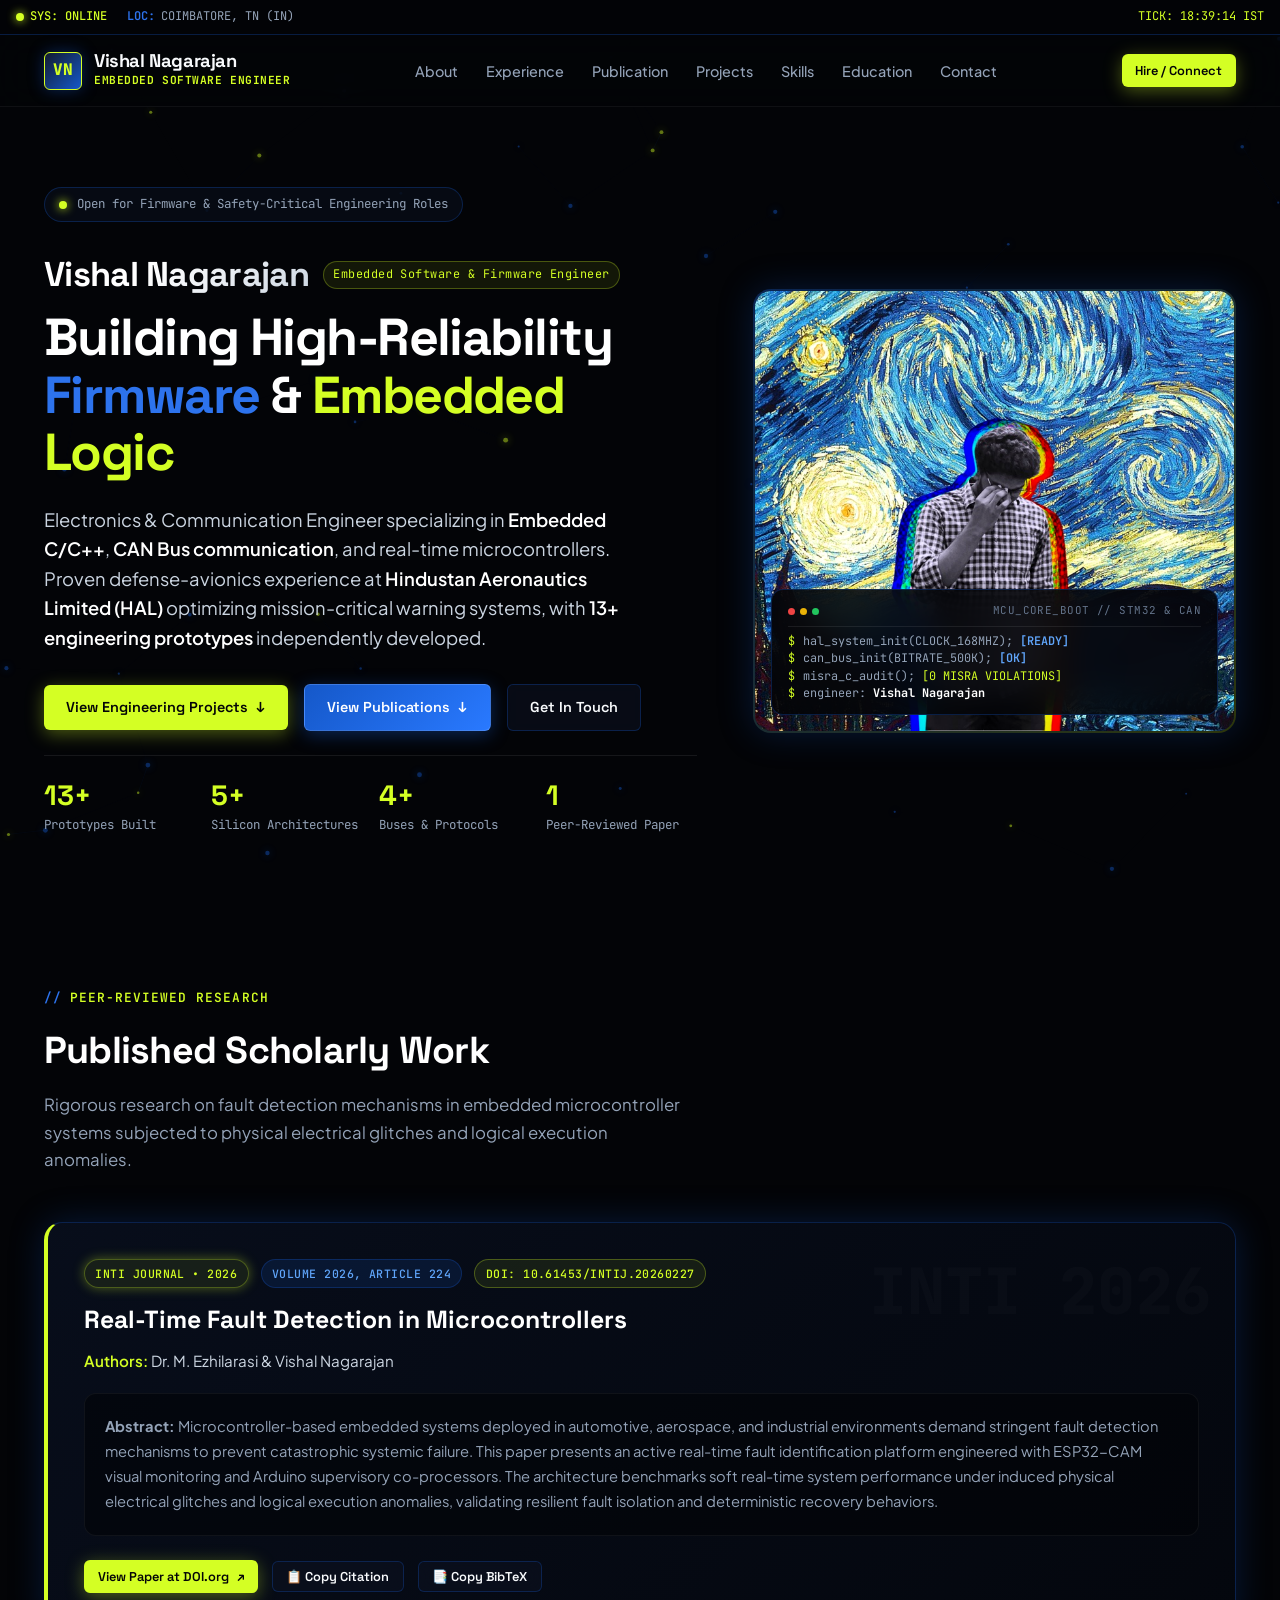
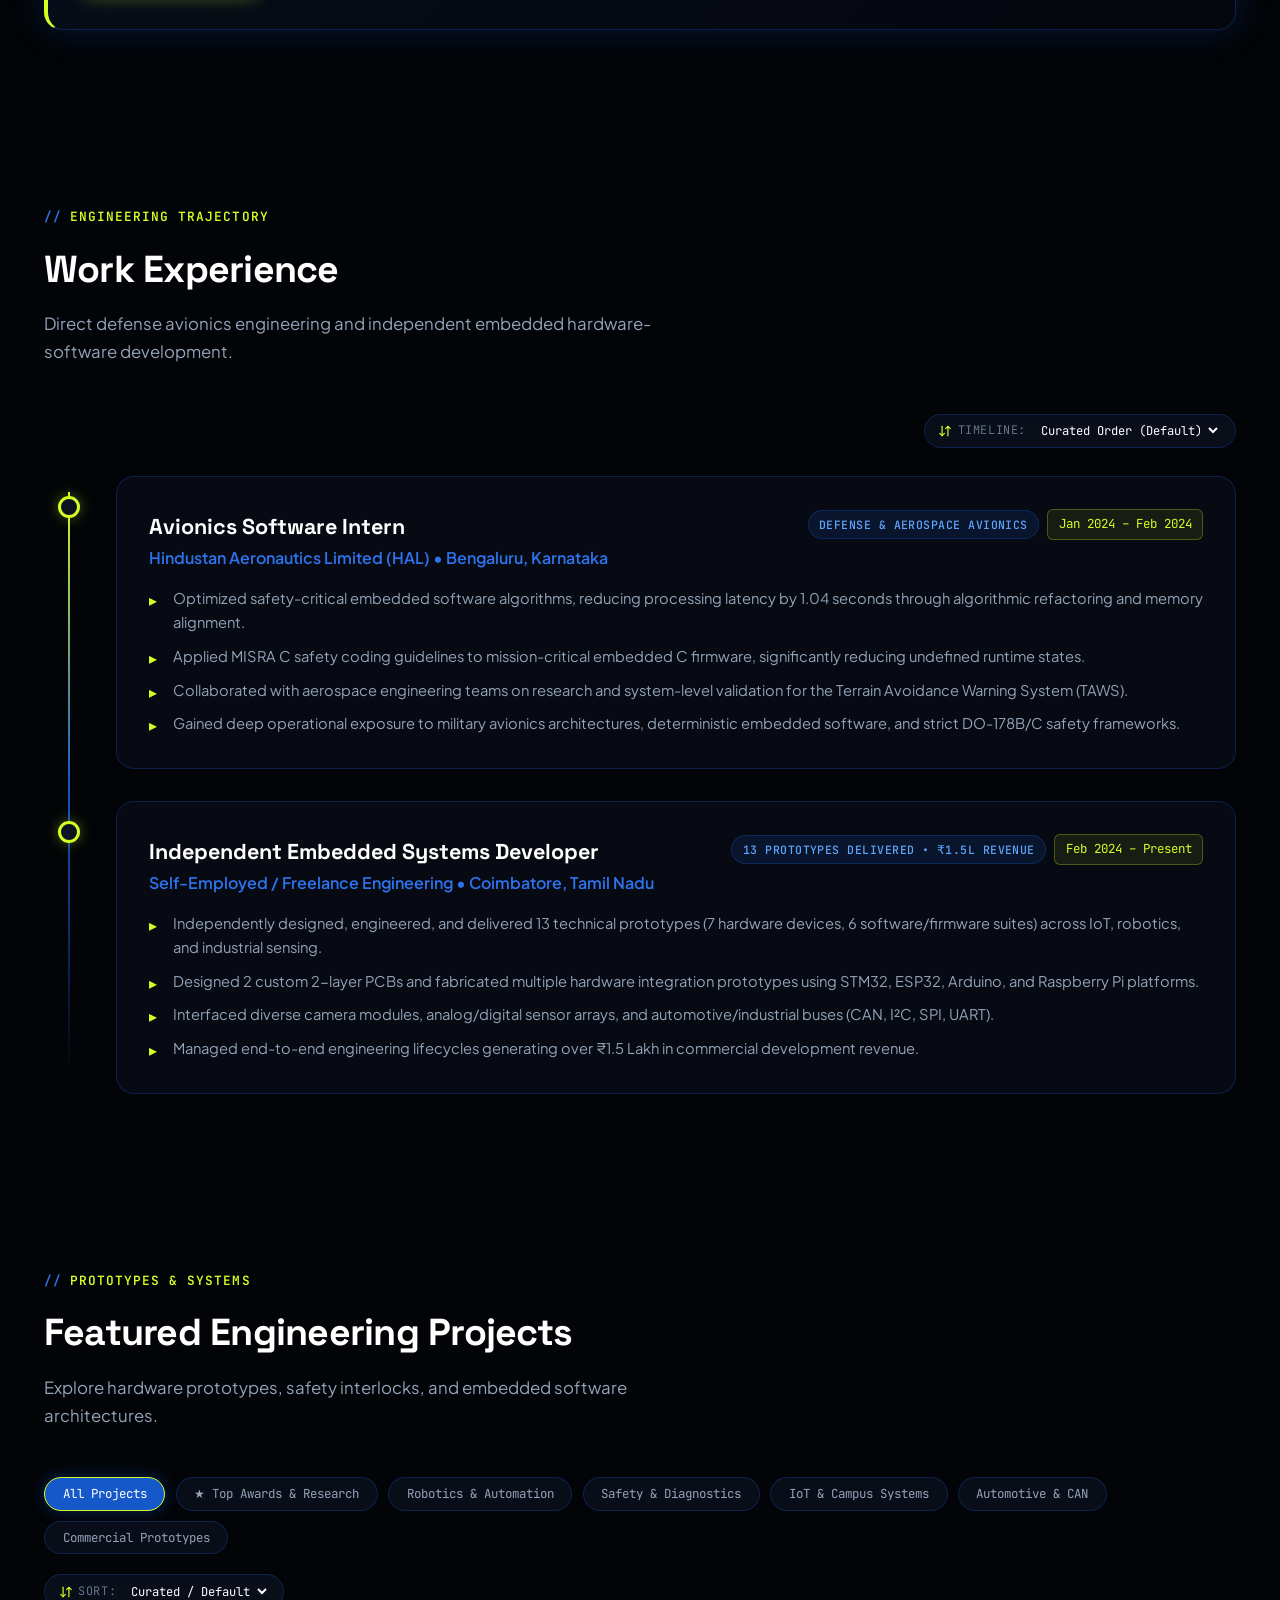
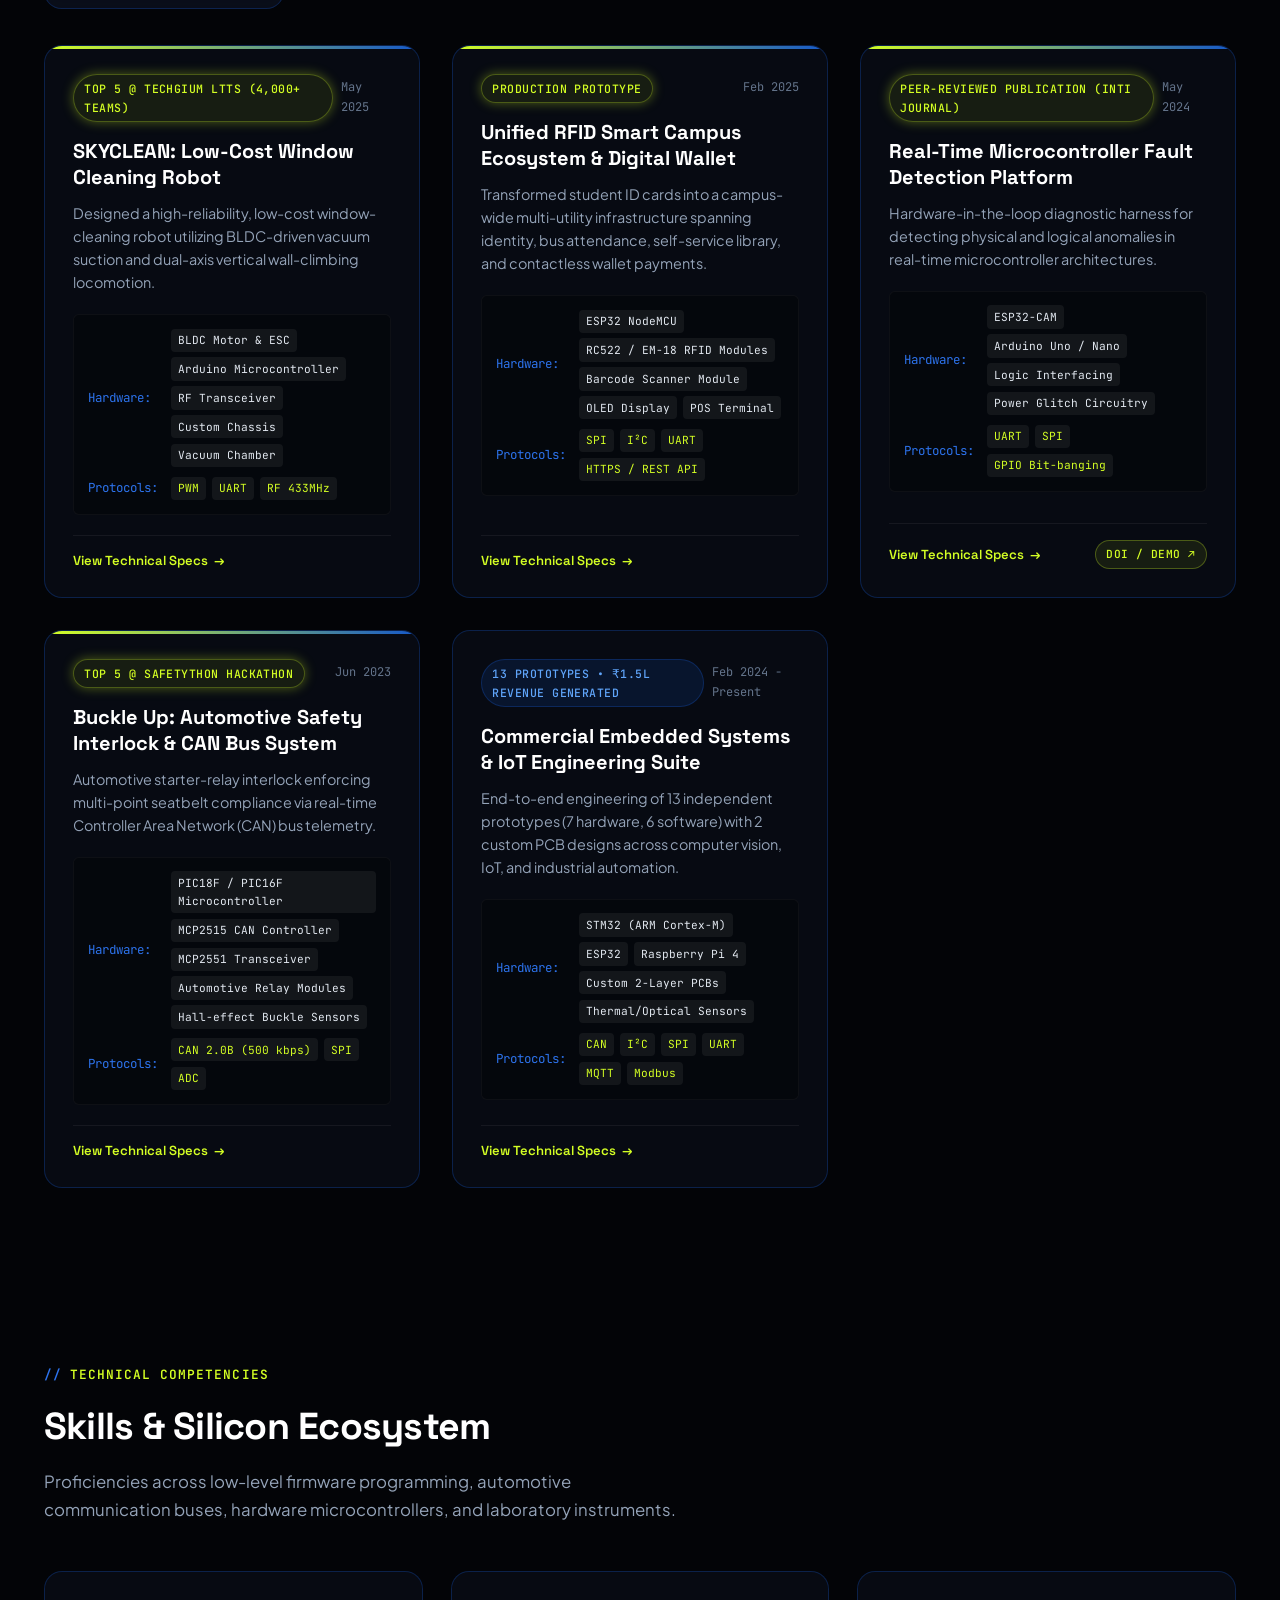
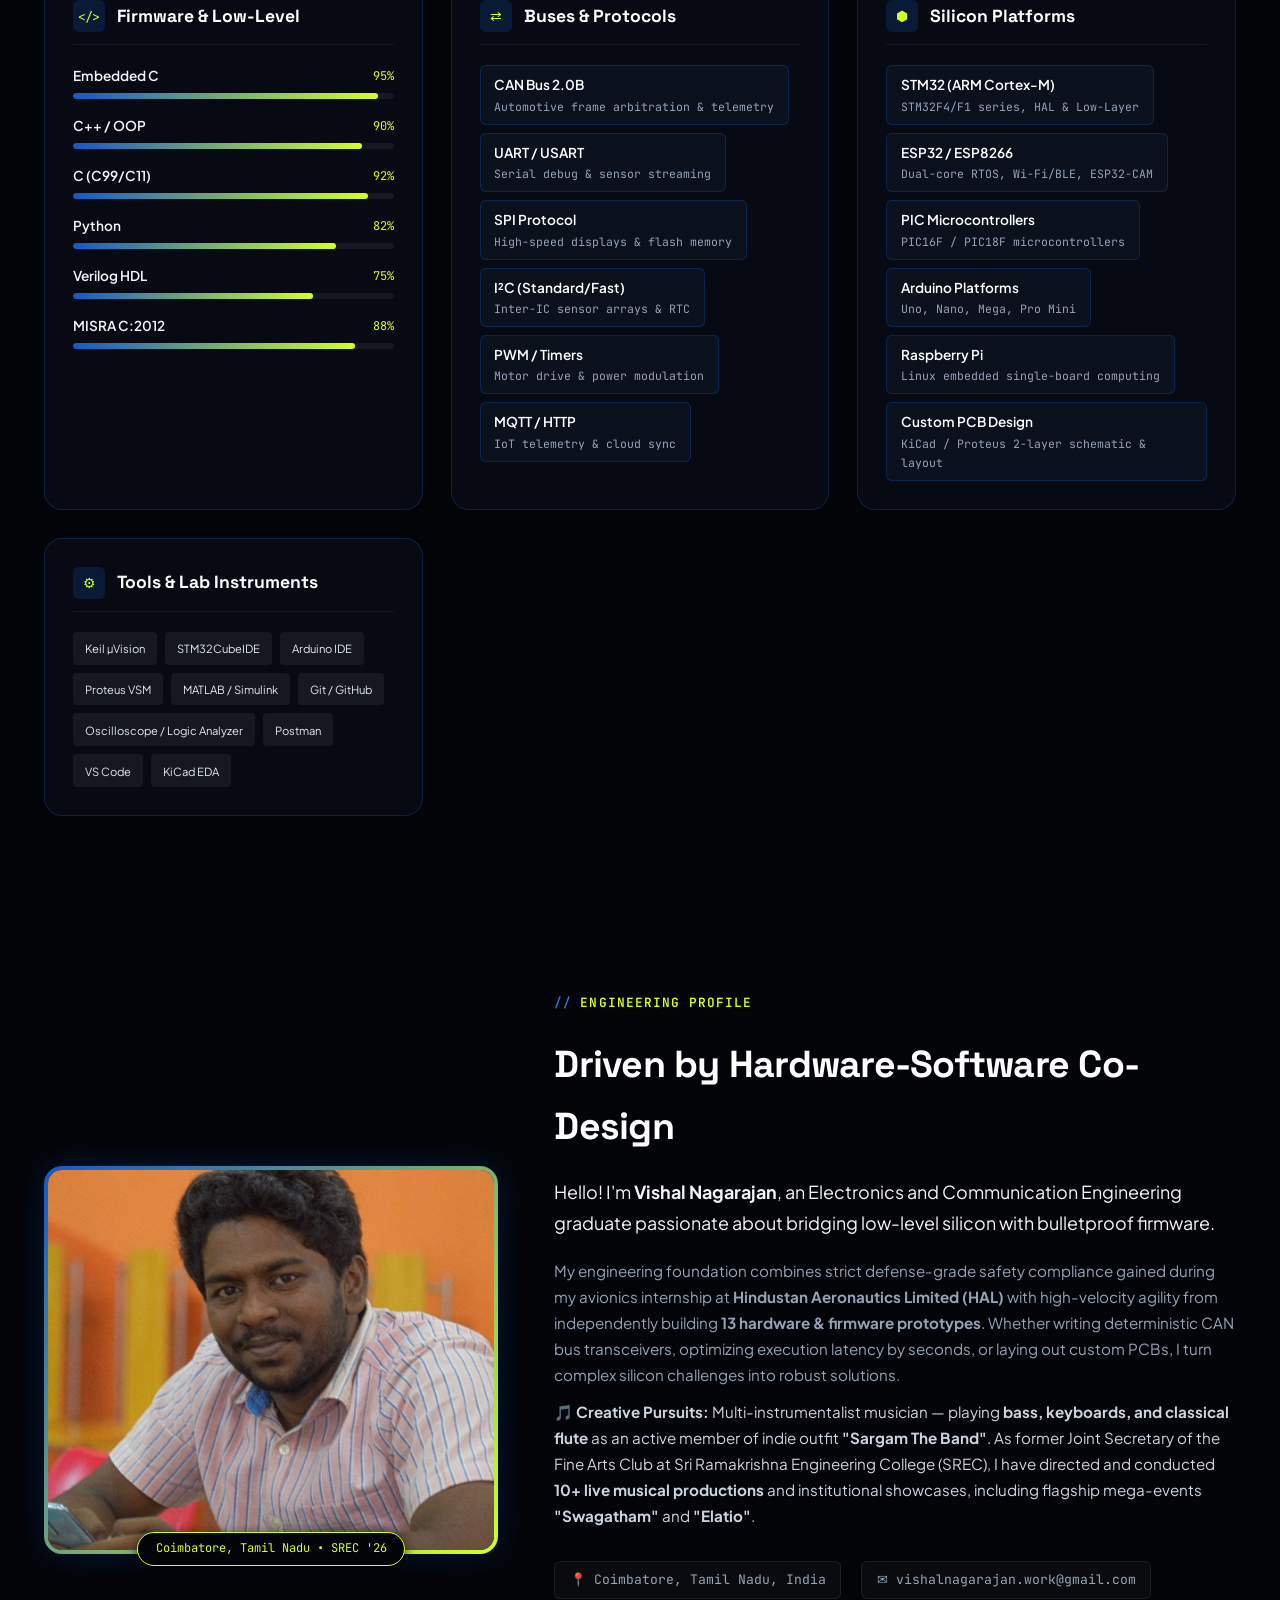
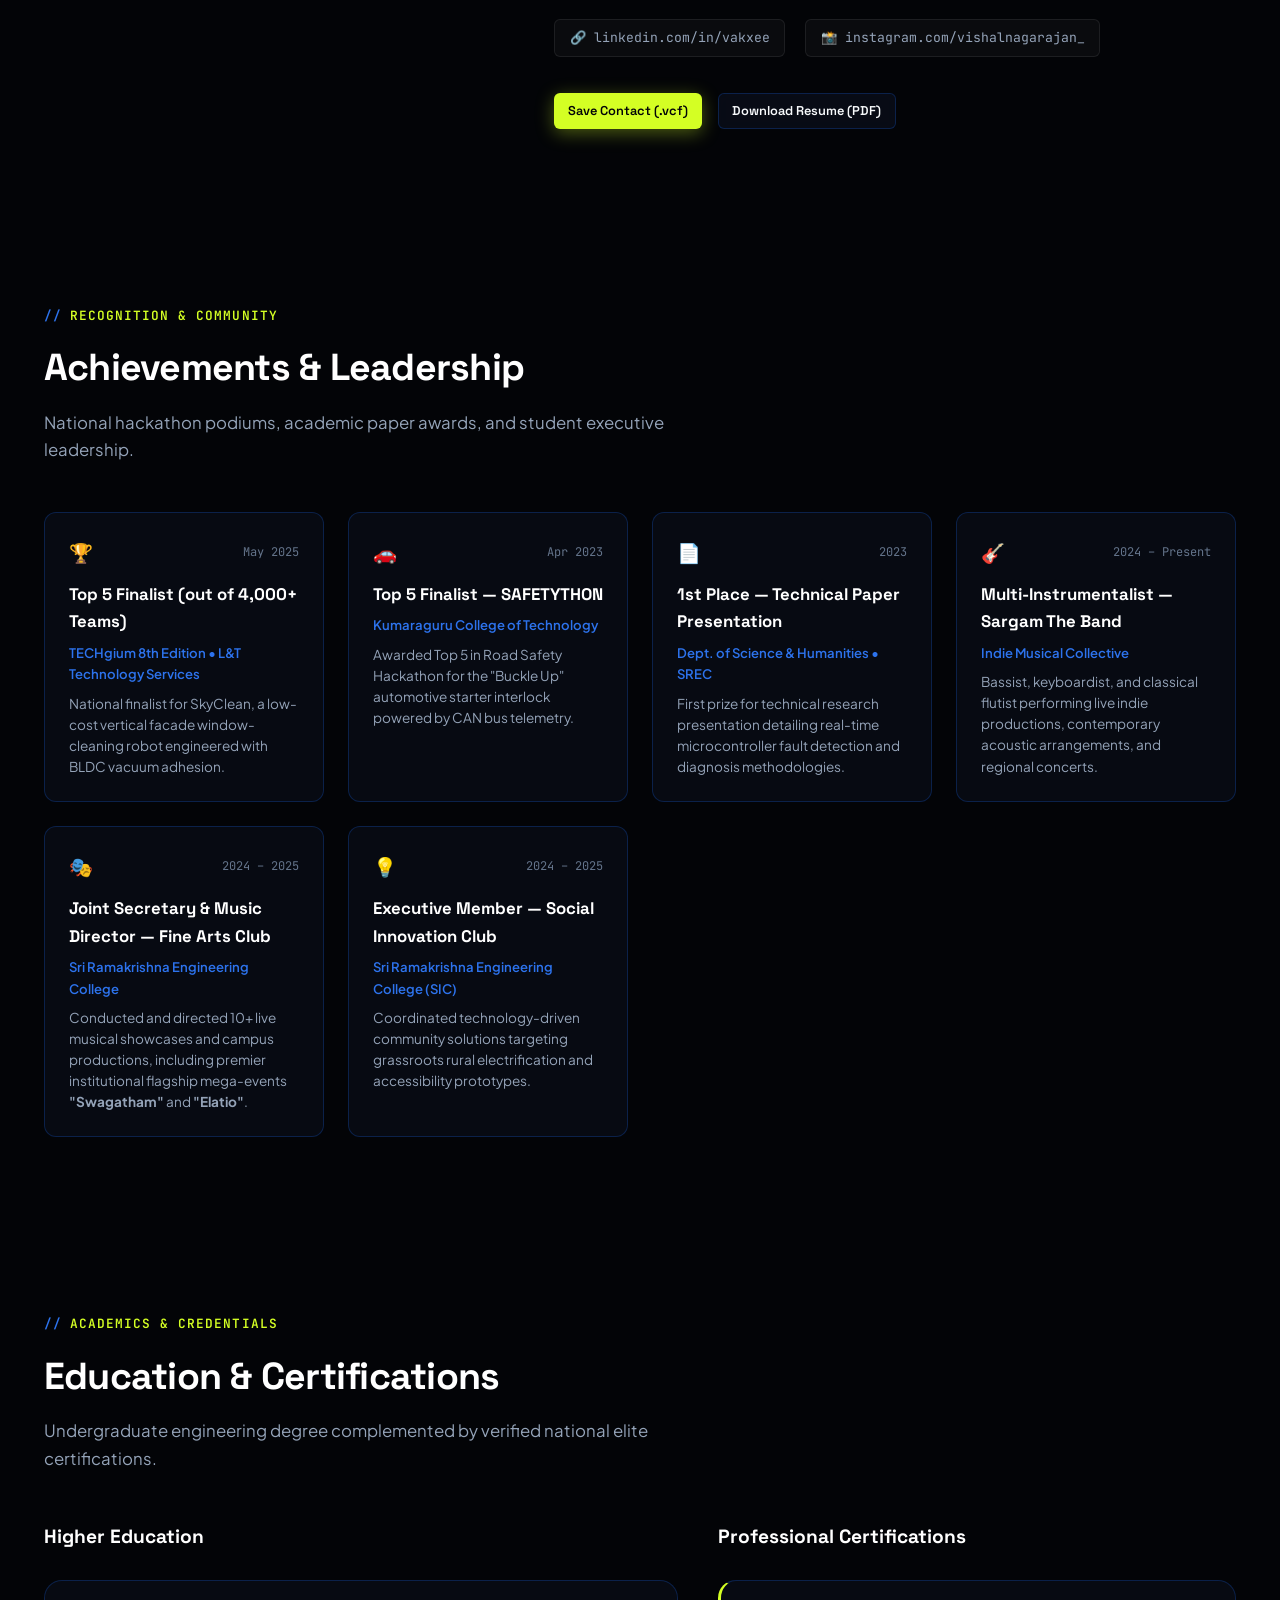
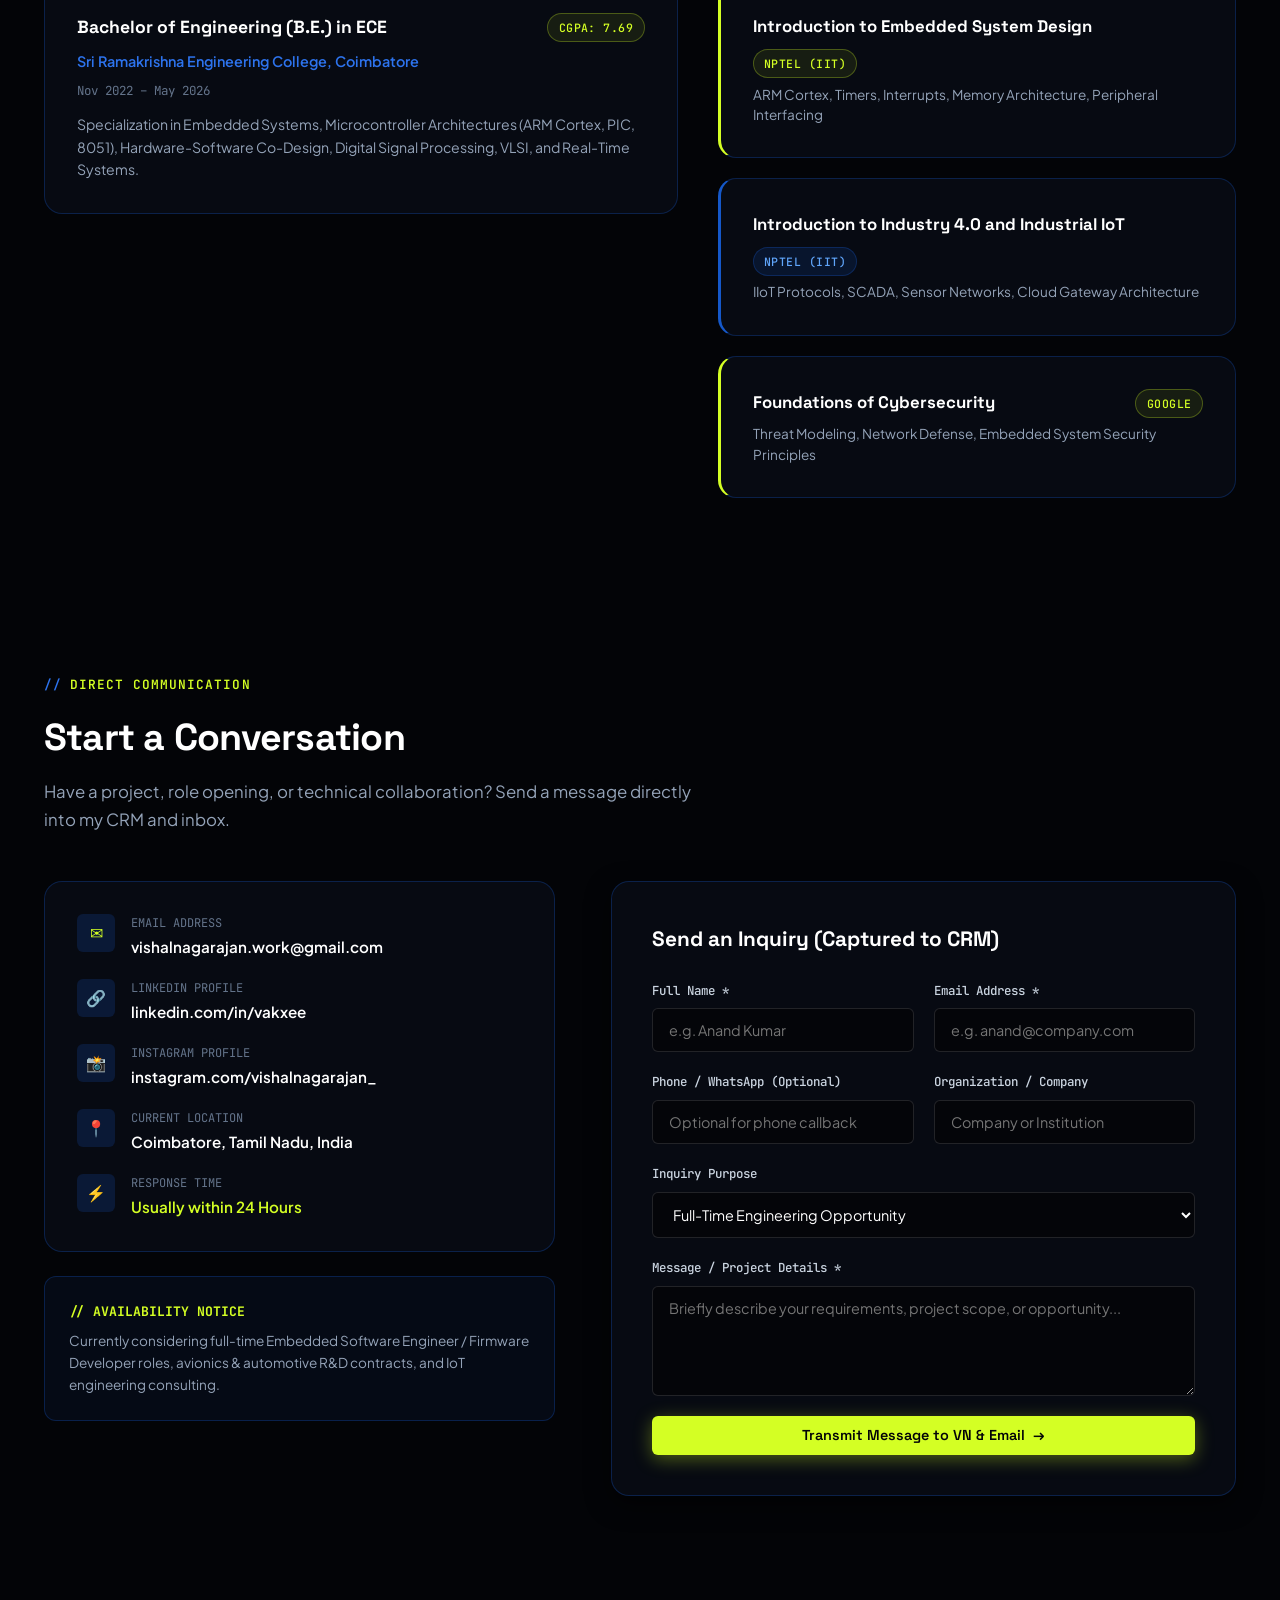
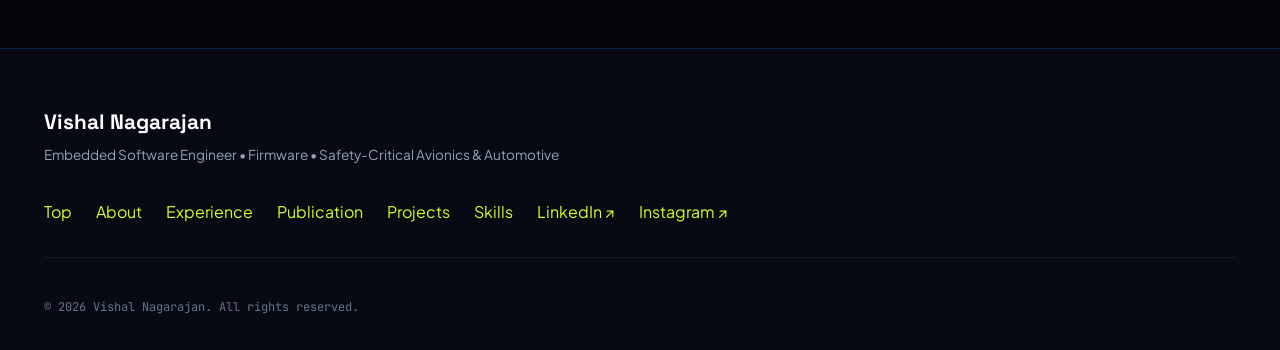
<file: index.html>
<!DOCTYPE html>
<html lang="en">

<head>
  <meta charset="UTF-8">
  <meta name="viewport" content="width=device-width, initial-scale=1.0">
  <meta http-equiv="X-UA-Compatible" content="ie=edge">

  <!-- SEO Primary Meta Tags -->
  <title>Vishal Nagarajan | Embedded Software Engineer & Firmware Developer</title>
  <meta name="title" content="Vishal Nagarajan | Embedded Software Engineer & Firmware Developer">
  <meta name="description"
    content="Portfolio of Vishal Nagarajan, Embedded Software Engineer specializing in Embedded C/C++, firmware, CAN bus, MISRA C compliance, and microcontroller hardware-software integration. Avionics intern at HAL; published researcher in INTI Journal.">
  <meta name="keywords"
    content="Vishal Nagarajan, Embedded Software Engineer, Firmware Developer, Embedded C, Embedded C++, CAN Bus, MISRA C, Hindustan Aeronautics Limited, HAL, STM32, ESP32, PIC Microcontroller, Coimbatore, SREC, INTI Journal, Real-Time Systems">
  <meta name="author" content="Vishal Nagarajan">
  <meta name="robots" content="index, follow">

  <!-- Open Graph / Facebook / LinkedIn -->
  <meta property="og:type" content="profile">
  <meta property="og:url" content="https://vishalnagarajan.work/">
  <meta property="og:title" content="Vishal Nagarajan | Embedded Software Engineer & Firmware Developer">
  <meta property="og:description"
    content="Embedded Systems & Firmware Engineer with experience in avionics algorithm optimization at HAL, CAN bus protocols, MISRA C compliance, and 13+ engineering prototypes.">
  <meta property="og:image" content="assets/hero-art.jpg">

  <!-- Twitter Meta Tags -->
  <meta property="twitter:card" content="summary_large_image">
  <meta property="twitter:title" content="Vishal Nagarajan | Embedded Software Engineer">
  <meta property="twitter:description"
    content="Embedded C/C++, Microcontrollers, CAN Bus, and Safety-Critical Firmware. Published in INTI Journal 2026.">
  <meta property="twitter:image" content="assets/hero-art.jpg">

  <!-- Favicon (SVG Circuit Badge) -->
  <link rel="icon" type="image/svg+xml"
    href="data:image/svg+xml,<svg xmlns='http://www.w3.org/2000/svg' viewBox='0 0 100 100'><rect width='100' height='100' rx='20' fill='%23030407'/><circle cx='50' cy='50' r='36' stroke='%231558C9' stroke-width='6' fill='none'/><path d='M30 50 L45 65 L70 35' stroke='%23D4FF24' stroke-width='8' stroke-linecap='round' stroke-linejoin='round' fill='none'/></svg>">

  <!-- Stylesheets -->
  <link rel="stylesheet" href="css/style.css">

  <!-- Schema.org Structured Data (JSON-LD) for Search Engines -->
  <script type="application/ld+json">
  {
    "@context": "https://schema.org",
    "@graph": [
      {
        "@type": "Person",
        "@id": "https://vishalnagarajan.work/#person",
        "name": "Vishal Nagarajan",
        "jobTitle": "Embedded Software Engineer",
        "description": "Electronics and Communication Engineering graduate specializing in embedded software development, real-time microcontrollers, CAN communication, and MISRA C compliance.",
        "email": "vishalnagarajan.work@gmail.com",
        "address": {
          "@type": "PostalAddress",
          "addressLocality": "Coimbatore",
          "addressRegion": "Tamil Nadu",
          "addressCountry": "India"
        },
        "alumniOf": {
          "@type": "EducationalOrganization",
          "name": "Sri Ramakrishna Engineering College"
        },
        "sameAs": [
          "https://linkedin.com/in/vakxee",
          "https://instagram.com/vishalnagarajan_"
        ]
      },
      {
        "@type": "ScholarlyArticle",
        "@id": "https://doi.org/10.61453/INTIj.20260227",
        "headline": "Real-Time Fault Detection in Microcontrollers",
        "author": [
          {
            "@type": "Person",
            "name": "Dr. M. Ezhilarasi"
          },
          {
            "@type": "Person",
            "name": "Vishal Nagarajan"
          }
        ],
        "datePublished": "2026",
        "isPartOf": {
          "@type": "Periodical",
          "name": "INTI Journal",
          "volumeNumber": "2026",
          "issueNumber": "224"
        },
        "sameAs": "https://doi.org/10.61453/INTIj.20260227"
      }
    ]
  }
  </script>
</head>

<body>

  <!-- Background Interactive Cyber Particles Canvas -->
  <canvas id="interactive-canvas"></canvas>

  <!-- ==========================================================================
       TOP FIRMWARE TELEMETRY ICKER (Clean & Public)
       ========================================================================== -->
  <aside class="telemetry-ticker" aria-label="Embedded System Status Bar">
    <div class="telemetry-left">
      <span class="status-indicator">
        <span class="pulse-dot"></span>
        <span>SYS: ONLINE</span>
      </span>
      <span class="telemetry-item">
        <span class="telemetry-tag">LOC:</span> COIMBATORE, TN (IN)
      </span>
    </div>
    <div class="telemetry-right">
      <span id="telemetry-clock" class="telemetry-item" style="color: var(--acid-lime);">TICK: --:--:--</span>
    </div>
  </aside>

  <!-- ==========================================================================
       MAIN NAVIGATION
       ========================================================================== -->
  <nav class="main-nav" id="main-navigation">
    <div class="container nav-container">
      <a href="#hero" class="brand-logo" aria-label="Vishal Nagarajan Portfolio Home">
        <div class="brand-icon" id="brand-logo-icon" title="Vishal Nagarajan">VN</div>
        <div class="brand-name">
          <span class="name">Vishal Nagarajan</span>
          <span class="role">Embedded Software Engineer</span>
        </div>
      </a>

      <ul class="nav-links">
        <li><a href="#about" class="nav-link">About</a></li>
        <li><a href="#experience" class="nav-link">Experience</a></li>
        <li><a href="#publication" class="nav-link">Publication</a></li>
        <li><a href="#projects" class="nav-link">Projects</a></li>
        <li><a href="#skills" class="nav-link">Skills</a></li>
        <li><a href="#education" class="nav-link">Education</a></li>
        <li><a href="#contact" class="nav-link">Contact</a></li>
      </ul>

      <div class="nav-actions">
        <a href="#contact" class="btn btn-primary btn-sm">Hire / Connect</a>
        <button class="mobile-menu-btn" id="mobile-menu-toggle" aria-label="Toggle navigation menu">
          ☰
        </button>
      </div>
    </div>
  </nav>

  <main>
    <!-- ==========================================================================
         HERO SECTION
         ========================================================================== -->
    <section class="hero-section" id="hero">
      <div class="container">
        <div class="hero-grid">

          <div class="hero-content">
            <div class="hero-status-pill">
              <span class="pulse-dot"></span>
              <span>Open for Firmware & Safety-Critical Engineering Roles</span>
            </div>

            <div class="hero-intro-header">
              <div class="hero-name-badge">
                <span class="hero-engineer-name">Vishal Nagarajan</span>
                <span class="hero-engineer-pill">Embedded Software &amp; Firmware Engineer</span>
              </div>
              <h1 class="hero-tagline">
                Building High-Reliability
                <span class="highlight-cobalt">Firmware</span> &amp;
                <span class="highlight-lime">Embedded Logic</span>
              </h1>
            </div>

            <p class="hero-subtitle">
              Electronics &amp; Communication Engineer specializing in <strong>Embedded C/C++</strong>,
              <strong>CAN Bus communication</strong>, and real-time microcontrollers.
              Proven defense-avionics experience at <strong>Hindustan Aeronautics Limited (HAL)</strong> optimizing
              mission-critical warning systems, with <strong>13+ engineering prototypes</strong> independently
              developed.
            </p>

            <div class="hero-cta-group">
              <a href="#projects" class="btn btn-primary">
                <span>View Engineering Projects</span>
                <span>↓</span>
              </a>
              <a href="#publication" class="btn btn-cobalt">
                <span>View Publications</span>
                <span>↓</span>
              </a>
              <a href="#contact" class="btn btn-outline">
                <span>Get In Touch</span>
              </a>
            </div>

            <div class="hero-stats-row">
              <div class="stat-item">
                <span class="stat-value">13+</span>
                <span class="stat-label">Prototypes Built</span>
              </div>
              <div class="stat-item">
                <span class="stat-value">5+</span>
                <span class="stat-label">Silicon Architectures</span>
              </div>
              <div class="stat-item">
                <span class="stat-value">4+</span>
                <span class="stat-label">Buses &amp; Protocols</span>
              </div>
              <div class="stat-item">
                <span class="stat-value">1</span>
                <span class="stat-label">Peer-Reviewed Paper</span>
              </div>
            </div>
          </div>

          <!-- Hero Visual: Starry Night Chromatic Portrait & Live Boot Terminal -->
          <div class="hero-visual-card">
            <div class="hero-frame-outer">
              <div class="hero-frame-inner">
                <img src="assets/hero-art.jpg"
                  alt="Vishal Nagarajan artistic chromatic portrait with Starry Night aesthetic" class="hero-art-img"
                  width="1200" height="675" loading="eager">

                <div class="hero-floating-terminal">
                  <div class="terminal-header">
                    <div class="terminal-dots">
                      <span class="terminal-dot red"></span>
                      <span class="terminal-dot yellow"></span>
                      <span class="terminal-dot green"></span>
                    </div>
                    <span class="terminal-title">MCU_CORE_BOOT // STM32 &amp; CAN</span>
                  </div>
                  <div class="terminal-line">
                    <span class="term-prompt">$</span>
                    <span>hal_system_init(CLOCK_168MHZ); <span class="term-highlight">[READY]</span></span>
                  </div>
                  <div class="terminal-line">
                    <span class="term-prompt">$</span>
                    <span>can_bus_init(BITRATE_500K); <span class="term-highlight">[OK]</span></span>
                  </div>
                  <div class="terminal-line">
                    <span class="term-prompt">$</span>
                    <span>misra_c_audit(); <span style="color: var(--acid-lime);">[0 MISRA VIOLATIONS]</span></span>
                  </div>
                  <div class="terminal-line">
                    <span class="term-prompt">$</span>
                    <span>engineer: <strong style="color: #ffffff;">Vishal Nagarajan</strong></span>
                  </div>
                </div>
              </div>
            </div>
          </div>

        </div>
      </div>
    </section>

    <!-- ==========================================================================
         RESEARCH & PUBLICATION SHOWCASE (INTI JOURNAL 2026)
         ========================================================================== -->
    <section class="section" id="publication">
      <div class="container">
        <div class="section-header">
          <span class="section-tag">Peer-Reviewed Research</span>
          <h2 class="section-title">Published Scholarly Work</h2>
          <p class="section-desc">
            Rigorous research on fault detection mechanisms in embedded microcontroller systems subjected to physical
            electrical glitches and logical execution anomalies.
          </p>
        </div>

        <div id="publications-container">
          <!-- Dynamically populated by js/app.js -->
        </div>
      </div>
    </section>

    <!-- ==========================================================================
         WORK EXPERIENCE SECTION (Dynamic & Editable in CRM)
         ========================================================================== -->
    <section class="section" id="experience">
      <div class="container">
        <div class="section-header">
          <span class="section-tag">Engineering Trajectory</span>
          <h2 class="section-title">Work Experience</h2>
          <p class="section-desc">
            Direct defense avionics engineering and independent embedded hardware-software development.
          </p>
        </div>

        <div class="experience-controls-wrapper">
          <div class="timeline-sort-control">
            <label for="experience-sort-select" class="sort-label">
              <svg width="14" height="14" viewBox="0 0 24 24" fill="none" stroke="currentColor" stroke-width="2" stroke-linecap="round" stroke-linejoin="round"><path d="m3 16 4 4 4-4"/><path d="M7 20V4"/><path d="m21 8-4-4-4 4"/><path d="M17 4v16"/></svg>
              Timeline:
            </label>
            <select id="experience-sort-select" class="sort-select" title="Reorder work experience view">
              <option value="curated">Curated Order (Default)</option>
              <option value="reverse">Reverse Order</option>
            </select>
          </div>
        </div>

        <div class="timeline" id="experience-container">
          <!-- Dynamically populated by js/app.js -->
        </div>
      </div>
    </section>

    <!-- ==========================================================================
         PROJECTS SECTION & DYNAMIC FILTER
         ========================================================================== -->
    <section class="section" id="projects">
      <div class="container">
        <div class="section-header">
          <span class="section-tag">Prototypes &amp; Systems</span>
          <h2 class="section-title">Featured Engineering Projects</h2>
          <p class="section-desc">
            Explore hardware prototypes, safety interlocks, and embedded software architectures.
          </p>
        </div>

        <div class="projects-controls-wrapper">
          <div class="projects-filter-bar">
            <button class="filter-btn active" data-filter="all">All Projects</button>
            <button class="filter-btn" data-filter="featured">★ Top Awards &amp; Research</button>
            <button class="filter-btn" data-filter="robotics">Robotics &amp; Automation</button>
            <button class="filter-btn" data-filter="safety">Safety &amp; Diagnostics</button>
            <button class="filter-btn" data-filter="iot">IoT &amp; Campus Systems</button>
            <button class="filter-btn" data-filter="automotive">Automotive &amp; CAN</button>
            <button class="filter-btn" data-filter="freelance">Commercial Prototypes</button>
          </div>

          <div class="projects-sort-control">
            <label for="projects-sort-select" class="sort-label">
              <svg width="14" height="14" viewBox="0 0 24 24" fill="none" stroke="currentColor" stroke-width="2" stroke-linecap="round" stroke-linejoin="round"><path d="m3 16 4 4 4-4"/><path d="M7 20V4"/><path d="m21 8-4-4-4 4"/><path d="M17 4v16"/></svg>
              Sort:
            </label>
            <select id="projects-sort-select" class="sort-select" title="Reorder projects view">
              <option value="curated">Curated / Default</option>
              <option value="newest">Newest First</option>
              <option value="oldest">Oldest First</option>
              <option value="title-asc">Title (A → Z)</option>
            </select>
          </div>
        </div>

        <div class="projects-grid" id="projects-container">
          <!-- Dynamically populated by js/app.js from getStoredPortfolioData() -->
        </div>
      </div>
    </section>

    <!-- ==========================================================================
         SKILLS & HARDWARE ARCHITECTURE MATRIX
         ========================================================================== -->
    <section class="section" id="skills">
      <div class="container">
        <div class="section-header">
          <span class="section-tag">Technical Competencies</span>
          <h2 class="section-title">Skills &amp; Silicon Ecosystem</h2>
          <p class="section-desc">
            Proficiencies across low-level firmware programming, automotive communication buses, hardware
            microcontrollers, and laboratory instruments.
          </p>
        </div>

        <div class="skills-grid">

          <!-- Column 1: Firmware & Programming -->
          <div class="skill-category-card">
            <div class="skill-cat-header">
              <div class="cat-icon">&lt;/&gt;</div>
              <h3 class="skill-cat-title">Firmware &amp; Low-Level</h3>
            </div>
            <div class="skill-bar-list" id="skills-programming-list">
              <div class="skill-bar-item">
                <div class="skill-info">
                  <span class="skill-name">Embedded C</span>
                  <span class="skill-pct">95%</span>
                </div>
                <div class="skill-track">
                  <div class="skill-progress" style="width: 95%;"></div>
                </div>
              </div>
              <div class="skill-bar-item">
                <div class="skill-info">
                  <span class="skill-name">C++ / Object-Oriented</span>
                  <span class="skill-pct">90%</span>
                </div>
                <div class="skill-track">
                  <div class="skill-progress" style="width: 90%;"></div>
                </div>
              </div>
              <div class="skill-bar-item">
                <div class="skill-info">
                  <span class="skill-name">MISRA C:2012 Guidelines</span>
                  <span class="skill-pct">88%</span>
                </div>
                <div class="skill-track">
                  <div class="skill-progress" style="width: 88%;"></div>
                </div>
              </div>
              <div class="skill-bar-item">
                <div class="skill-info">
                  <span class="skill-name">Python (Automation &amp; Scripting)</span>
                  <span class="skill-pct">82%</span>
                </div>
                <div class="skill-track">
                  <div class="skill-progress" style="width: 82%;"></div>
                </div>
              </div>
              <div class="skill-bar-item">
                <div class="skill-info">
                  <span class="skill-name">Verilog HDL (Digital Logic)</span>
                  <span class="skill-pct">75%</span>
                </div>
                <div class="skill-track">
                  <div class="skill-progress" style="width: 75%;"></div>
                </div>
              </div>
            </div>
          </div>

          <!-- Column 2: Communication Protocols & Busses -->
          <div class="skill-category-card">
            <div class="skill-cat-header">
              <div class="cat-icon">⇄</div>
              <h3 class="skill-cat-title">Buses &amp; Protocols</h3>
            </div>
            <div class="chips-cloud" id="skills-protocols-list">
              <div class="hardware-chip">
                <span class="chip-name">CAN Bus 2.0B</span>
                <span class="chip-desc">Automotive frame arbitration &amp; fault frames</span>
              </div>
              <div class="hardware-chip">
                <span class="chip-name">UART / USART</span>
                <span class="chip-desc">High-speed serial debug &amp; sensor streams</span>
              </div>
              <div class="hardware-chip">
                <span class="chip-name">SPI Protocol</span>
                <span class="chip-desc">Flash memories, transceivers &amp; displays</span>
              </div>
              <div class="hardware-chip">
                <span class="chip-name">I²C Bus</span>
                <span class="chip-desc">Multi-drop sensor arrays &amp; RTCs</span>
              </div>
              <div class="hardware-chip">
                <span class="chip-name">PWM &amp; Timers</span>
                <span class="chip-desc">BLDC motor actuation &amp; pulse capture</span>
              </div>
              <div class="hardware-chip">
                <span class="chip-name">MQTT &amp; HTTP REST</span>
                <span class="chip-desc">IoT telemetry bridges &amp; payments</span>
              </div>
            </div>
          </div>

          <!-- Column 3: Silicon & Platforms -->
          <div class="skill-category-card">
            <div class="skill-cat-header">
              <div class="cat-icon">⬢</div>
              <h3 class="skill-cat-title">Silicon Platforms</h3>
            </div>
            <div class="chips-cloud" id="skills-hardware-list">
              <div class="hardware-chip">
                <span class="chip-name">STM32 (ARM Cortex-M)</span>
                <span class="chip-desc">HAL &amp; Low-Layer (LL) driver programming</span>
              </div>
              <div class="hardware-chip">
                <span class="chip-name">ESP32 / ESP8266</span>
                <span class="chip-desc">Dual-core FreeRTOS, ESP32-CAM visual processing</span>
              </div>
              <div class="hardware-chip">
                <span class="chip-name">PIC Microcontrollers</span>
                <span class="chip-desc">PIC18F/16F hardware timers &amp; CAN bridges</span>
              </div>
              <div class="hardware-chip">
                <span class="chip-name">Arduino Platforms</span>
                <span class="chip-desc">Rapid breadboard hardware verification</span>
              </div>
              <div class="hardware-chip">
                <span class="chip-name">Raspberry Pi</span>
                <span class="chip-desc">Embedded Linux &amp; gateway telemetry</span>
              </div>
              <div class="hardware-chip">
                <span class="chip-name">Custom PCB Layout</span>
                <span class="chip-desc">2-Layer schematic, routing, grounding &amp; fabrication</span>
              </div>
            </div>
          </div>

          <!-- Column 4: Tools & Instruments -->
          <div class="skill-category-card">
            <div class="skill-cat-header">
              <div class="cat-icon">⚙</div>
              <h3 class="skill-cat-title">Tools &amp; Lab Instruments</h3>
            </div>
            <div class="chips-cloud" id="skills-tools-list">
              <span class="spec-chip" style="padding: 0.45rem 0.75rem;">Keil µVision</span>
              <span class="spec-chip" style="padding: 0.45rem 0.75rem;">STM32CubeIDE</span>
              <span class="spec-chip" style="padding: 0.45rem 0.75rem;">Proteus VSM</span>
              <span class="spec-chip" style="padding: 0.45rem 0.75rem;">MATLAB / Simulink</span>
              <span class="spec-chip" style="padding: 0.45rem 0.75rem;">Git &amp; GitHub</span>
              <span class="spec-chip" style="padding: 0.45rem 0.75rem;">Digital Oscilloscope</span>
              <span class="spec-chip" style="padding: 0.45rem 0.75rem;">Logic Analyzer</span>
              <span class="spec-chip" style="padding: 0.45rem 0.75rem;">KiCad EDA</span>
              <span class="spec-chip" style="padding: 0.45rem 0.75rem;">Razorpay API</span>
              <span class="spec-chip" style="padding: 0.45rem 0.75rem;">VS Code</span>
            </div>
          </div>

        </div>
      </div>
    </section>

    <!-- ==========================================================================
         ABOUT ME & LEADERSHIP
         ========================================================================== -->
    <section class="section" id="about">
      <div class="container">
        <div class="about-grid">

          <div class="about-avatar-card">
            <div class="about-avatar-inner">
              <img src="assets/avatar-round.jpg" alt="Vishal Nagarajan portrait" class="about-avatar-img" width="500"
                height="500" loading="lazy">
            </div>
            <div class="about-avatar-badge">
              <span>Coimbatore, Tamil Nadu • SREC '26</span>
            </div>
          </div>

          <div class="about-text-content">
            <span class="section-tag">Engineering Profile</span>
            <h2 class="section-title">Driven by Hardware-Software Co-Design</h2>

            <p class="about-bio-lead">
              Hello! I'm <strong>Vishal Nagarajan</strong>, an Electronics and Communication Engineering graduate
              passionate about bridging low-level silicon with bulletproof firmware.
            </p>

            <p class="about-bio-sub">
              My engineering foundation combines strict defense-grade safety compliance gained during my avionics
              internship at <strong>Hindustan Aeronautics Limited (HAL)</strong> with high-velocity agility from
              independently building <strong>13 hardware &amp; firmware prototypes</strong>. Whether writing
              deterministic CAN bus transceivers, optimizing execution latency by seconds, or laying out custom PCBs, I
              turn complex silicon challenges into robust solutions.
            </p>

            <p class="about-bio-sub" style="font-size: 0.95rem; color: #cbd5e1; margin-top: -0.5rem;">
              🎵 <strong>Creative Pursuits:</strong> Multi-instrumentalist musician — playing <strong>bass, keyboards,
                and classical flute</strong> as an active member of indie outfit <strong>"Sargam The Band"</strong>. As
              former Joint Secretary of the Fine Arts Club at Sri Ramakrishna Engineering College (SREC), I have
              directed and conducted <strong>10+ live musical productions</strong> and institutional showcases,
              including flagship mega-events <strong>"Swagatham"</strong> and <strong>"Elatio"</strong>.
            </p>

            <div class="about-contact-links">
              <div class="contact-chip-item">
                <span>📍</span>
                <span>Coimbatore, Tamil Nadu, India</span>
              </div>
              <a href="mailto:vishalnagarajan.work@gmail.com" class="contact-chip-item">
                <span>✉</span>
                <span>vishalnagarajan.work@gmail.com</span>
              </a>
              <a href="https://linkedin.com/in/vakxee" target="_blank" rel="noopener noreferrer"
                class="contact-chip-item">
                <span>🔗</span>
                <span>linkedin.com/in/vakxee</span>
              </a>
              <a href="https://instagram.com/vishalnagarajan_" target="_blank" rel="noopener noreferrer"
                class="contact-chip-item">
                <span>📸</span>
                <span>instagram.com/vishalnagarajan_</span>
              </a>
            </div>

            <div style="padding-top: 1rem; display: flex; gap: 1rem; flex-wrap: wrap;">
              <button class="btn btn-primary btn-sm" id="download-vcard-btn">
                <span>Save Contact (.vcf)</span>
              </button>
              <a href="Vishal_Nagarajan_Resume.pdf" download="Vishal_Nagarajan_Resume.pdf" target="_blank"
                rel="noopener noreferrer" class="btn btn-outline btn-sm">
                <span>Download Resume (PDF)</span>
              </a>
            </div>
          </div>

        </div>
      </div>
    </section>

    <!-- ==========================================================================
         ACHIEVEMENTS & LEADERSHIP CARDS
         ========================================================================== -->
    <section class="section" id="achievements">
      <div class="container">
        <div class="section-header">
          <span class="section-tag">Recognition &amp; Community</span>
          <h2 class="section-title">Achievements &amp; Leadership</h2>
          <p class="section-desc">
            National hackathon podiums, academic paper awards, and student executive leadership.
          </p>
        </div>

        <div class="achievements-grid">

          <div class="achievement-card">
            <div class="achievement-top">
              <span class="achievement-icon">🏆</span>
              <span class="achievement-year">May 2025</span>
            </div>
            <h3 class="achievement-title">Top 5 Finalist (out of 4,000+ Teams)</h3>
            <div class="achievement-org">TECHgium 8th Edition • L&amp;T Technology Services</div>
            <p class="achievement-detail">
              National finalist for SkyClean, a low-cost vertical facade window-cleaning robot engineered with BLDC
              vacuum adhesion.
            </p>
          </div>

          <div class="achievement-card">
            <div class="achievement-top">
              <span class="achievement-icon">🚗</span>
              <span class="achievement-year">Apr 2023</span>
            </div>
            <h3 class="achievement-title">Top 5 Finalist — SAFETYTHON</h3>
            <div class="achievement-org">Kumaraguru College of Technology</div>
            <p class="achievement-detail">
              Awarded Top 5 in Road Safety Hackathon for the "Buckle Up" automotive starter interlock powered by CAN bus
              telemetry.
            </p>
          </div>

          <div class="achievement-card">
            <div class="achievement-top">
              <span class="achievement-icon">📄</span>
              <span class="achievement-year">2023</span>
            </div>
            <h3 class="achievement-title">1st Place — Technical Paper Presentation</h3>
            <div class="achievement-org">Dept. of Science &amp; Humanities • SREC</div>
            <p class="achievement-detail">
              First prize for technical research presentation detailing real-time microcontroller fault detection and
              diagnosis methodologies.
            </p>
          </div>

          <div class="achievement-card">
            <div class="achievement-top">
              <span class="achievement-icon">🎸</span>
              <span class="achievement-year">2024 – Present</span>
            </div>
            <h3 class="achievement-title">Multi-Instrumentalist — Sargam The Band</h3>
            <div class="achievement-org">Indie Musical Collective</div>
            <p class="achievement-detail">
              Bassist, keyboardist, and classical flutist performing live indie productions, contemporary acoustic
              arrangements, and regional concerts.
            </p>
          </div>

          <div class="achievement-card">
            <div class="achievement-top">
              <span class="achievement-icon">🎭</span>
              <span class="achievement-year">2024 – 2025</span>
            </div>
            <h3 class="achievement-title">Joint Secretary &amp; Music Director — Fine Arts Club</h3>
            <div class="achievement-org">Sri Ramakrishna Engineering College</div>
            <p class="achievement-detail">
              Conducted and directed 10+ live musical showcases and campus productions, including premier institutional
              flagship mega-events <strong>"Swagatham"</strong> and <strong>"Elatio"</strong>.
            </p>
          </div>

          <div class="achievement-card">
            <div class="achievement-top">
              <span class="achievement-icon">💡</span>
              <span class="achievement-year">2024 – 2025</span>
            </div>
            <h3 class="achievement-title">Executive Member — Social Innovation Club</h3>
            <div class="achievement-org">Sri Ramakrishna Engineering College (SIC)</div>
            <p class="achievement-detail">
              Coordinated technology-driven community solutions targeting grassroots rural electrification and
              accessibility prototypes.
            </p>
          </div>

        </div>
      </div>
    </section>

    <!-- ==========================================================================
         EDUCATION & CERTIFICATIONS (Higher Education Only)
         ========================================================================== -->
    <section class="section" id="education">
      <div class="container">
        <div class="section-header">
          <span class="section-tag">Academics &amp; Credentials</span>
          <h2 class="section-title">Education &amp; Certifications</h2>
          <p class="section-desc">
            Undergraduate engineering degree complemented by verified national elite certifications.
          </p>
        </div>

        <div style="display: grid; grid-template-columns: 1.1fr 0.9fr; gap: 2.5rem;">

          <!-- Higher Education Column -->
          <div style="display: flex; flex-direction: column; gap: 1.25rem;">
            <h3 style="font-family: var(--font-heading); font-size: 1.2rem; color: #fff; margin-bottom: 0.5rem;">
              Higher Education
            </h3>

            <div class="timeline-card">
              <div
                style="display: flex; justify-content: space-between; align-items: flex-start; margin-bottom: 0.5rem; flex-wrap: wrap; gap: 0.5rem;">
                <h4 style="font-family: var(--font-heading); font-size: 1.1rem; color: #fff;">
                  Bachelor of Engineering (B.E.) in ECE
                </h4>
                <span class="badge badge-lime">CGPA: 7.69</span>
              </div>
              <div style="color: var(--cobalt-light); font-weight: 600; font-size: 0.9rem; margin-bottom: 0.4rem;">
                Sri Ramakrishna Engineering College, Coimbatore
              </div>
              <div
                style="font-family: var(--font-mono); font-size: 0.78rem; color: var(--text-dim); margin-bottom: 0.75rem;">
                Nov 2022 – May 2026
              </div>
              <p style="font-size: 0.88rem; color: var(--text-muted); line-height: 1.6;">
                Specialization in Embedded Systems, Microcontroller Architectures (ARM Cortex, PIC, 8051),
                Hardware-Software Co-Design, Digital Signal Processing, VLSI, and Real-Time Systems.
              </p>
            </div>
          </div>

          <!-- Certifications Column (Dynamically Loaded) -->
          <div style="display: flex; flex-direction: column; gap: 1.25rem;">
            <h3 style="font-family: var(--font-heading); font-size: 1.2rem; color: #fff; margin-bottom: 0.5rem;">
              Professional Certifications
            </h3>

            <div id="certifications-container" style="display: flex; flex-direction: column; gap: 1.25rem;">
              <!-- Dynamically populated by js/app.js -->
            </div>
          </div>

        </div>
      </div>
    </section>

    <!-- ==========================================================================
         CONTACT FORM & EMBEDDED CRM INTAKE
         ========================================================================== -->
    <section class="section" id="contact">
      <div class="container">
        <div class="section-header">
          <span class="section-tag">Direct Communication</span>
          <h2 class="section-title">Start a Conversation</h2>
          <p class="section-desc">
            Have a project, role opening, or technical collaboration? Send a message directly into my CRM and inbox.
          </p>
        </div>

        <div class="contact-grid">

          <div class="contact-info-panel">
            <div class="contact-card-box">
              <div class="contact-box-item">
                <div class="contact-box-icon">✉</div>
                <div class="contact-box-content">
                  <span class="label">Email Address</span>
                  <a href="mailto:vishalnagarajan.work@gmail.com" class="val">vishalnagarajan.work@gmail.com</a>
                </div>
              </div>

              <div class="contact-box-item">
                <div class="contact-box-icon">🔗</div>
                <div class="contact-box-content">
                  <span class="label">LinkedIn Profile</span>
                  <a href="https://linkedin.com/in/vakxee" target="_blank" rel="noopener noreferrer"
                    class="val">linkedin.com/in/vakxee</a>
                </div>
              </div>

              <div class="contact-box-item">
                <div class="contact-box-icon">📸</div>
                <div class="contact-box-content">
                  <span class="label">Instagram Profile</span>
                  <a href="https://instagram.com/vishalnagarajan_" target="_blank" rel="noopener noreferrer"
                    class="val">instagram.com/vishalnagarajan_</a>
                </div>
              </div>

              <div class="contact-box-item">
                <div class="contact-box-icon">📍</div>
                <div class="contact-box-content">
                  <span class="label">Current Location</span>
                  <span class="val">Coimbatore, Tamil Nadu, India</span>
                </div>
              </div>

              <div class="contact-box-item">
                <div class="contact-box-icon">⚡</div>
                <div class="contact-box-content">
                  <span class="label">Response Time</span>
                  <span class="val" style="color: var(--acid-lime);">Usually within 24 Hours</span>
                </div>
              </div>
            </div>

            <div
              style="background: rgba(8, 14, 28, 0.7); border: 1px solid var(--cobalt-border); border-radius: var(--radius-md); padding: 1.5rem;">
              <h4
                style="font-family: var(--font-mono); font-size: 0.82rem; color: var(--acid-lime); margin-bottom: 0.5rem;">
                // AVAILABILITY NOTICE
              </h4>
              <p style="font-size: 0.85rem; color: var(--text-muted); line-height: 1.6;">
                Currently considering full-time Embedded Software Engineer / Firmware Developer roles, avionics &amp;
                automotive R&amp;D contracts, and IoT engineering consulting.
              </p>
            </div>
          </div>

          <!-- Contact Form with Direct CRM capture -->
          <div class="contact-form-panel">
            <h3 style="font-family: var(--font-heading); font-size: 1.3rem; color: #fff; margin-bottom: 1.5rem;">
              Send an Inquiry (Captured to CRM)
            </h3>

            <form id="portfolio-contact-form">
              <div class="form-group-row">
                <div class="form-group">
                  <label for="contact-name" class="form-label">Full Name *</label>
                  <input type="text" id="contact-name" class="form-control" placeholder="e.g. Anand Kumar" required>
                </div>
                <div class="form-group">
                  <label for="contact-email" class="form-label">Email Address *</label>
                  <input type="email" id="contact-email" class="form-control" placeholder="e.g. anand@company.com"
                    required>
                </div>
              </div>

              <div class="form-group-row">
                <div class="form-group">
                  <label for="contact-phone" class="form-label">Phone / WhatsApp (Optional)</label>
                  <input type="tel" id="contact-phone" class="form-control" placeholder="Optional for phone callback">
                </div>
                <div class="form-group">
                  <label for="contact-company" class="form-label">Organization / Company</label>
                  <input type="text" id="contact-company" class="form-control" placeholder="Company or Institution">
                </div>
              </div>

              <div class="form-group">
                <label for="contact-type" class="form-label">Inquiry Purpose</label>
                <select id="contact-type" class="form-control">
                  <option value="Full-Time Engineering Role">Full-Time Engineering Opportunity</option>
                  <option value="Embedded Firmware Consulting">Embedded Firmware / Hardware Consulting</option>
                  <option value="CAN Bus & Automotive Project">CAN Bus / Automotive Electronics Project</option>
                  <option value="Academic Research Collaboration">Academic / Research Collaboration</option>
                  <option value="Other Technical Inquiry">Other Technical Inquiry</option>
                </select>
              </div>

              <div class="form-group">
                <label for="contact-message" class="form-label">Message / Project Details *</label>
                <textarea id="contact-message" class="form-control" rows="4"
                  placeholder="Briefly describe your requirements, project scope, or opportunity..."
                  required></textarea>
              </div>

              <button type="submit" class="btn btn-primary" style="width: 100%;">
                <span>Transmit Message to VN &amp; Email</span>
                <span>→</span>
              </button>

              <div id="contact-form-alert" class="form-alert"></div>
            </form>
          </div>

        </div>
      </div>
    </section>
  </main>

  <!-- ==========================================================================
       SITE FOOTER (Clean & Public)
       ========================================================================== -->
  <footer class="site-footer">
    <div class="container">
      <div class="footer-top">
        <div class="footer-brand">
          <div class="name">Vishal Nagarajan</div>
          <div class="tagline">Embedded Software Engineer • Firmware • Safety-Critical Avionics &amp; Automotive</div>
        </div>

        <div class="footer-links">
          <a href="#hero">Top</a>
          <a href="#about">About</a>
          <a href="#experience">Experience</a>
          <a href="#publication">Publication</a>
          <a href="#projects">Projects</a>
          <a href="#skills">Skills</a>
          <a href="https://linkedin.com/in/vakxee" target="_blank" rel="noopener noreferrer">LinkedIn ↗</a>
          <a href="https://instagram.com/vishalnagarajan_" target="_blank" rel="noopener noreferrer">Instagram ↗</a>
        </div>
      </div>

      <div class="footer-bottom">
        <div>
          &copy; 2026 <span id="secret-admin-copyright" style="cursor: default;" title="Vishal Nagarajan">Vishal
            Nagarajan</span>. All rights reserved.
        </div>
      </div>
    </div>
  </footer>

  <!-- ==========================================================================
       PROJECT DETAIL SPECIFICATION MODAL
       ========================================================================== -->
  <div class="modal-overlay" id="project-detail-modal" role="dialog" aria-modal="true"
    aria-labelledby="project-modal-content">
    <div class="modal-box">
      <button class="modal-close" onclick="closeProjectModal()" aria-label="Close modal">✕</button>
      <div id="project-modal-content">
        <!-- Content injected dynamically -->
      </div>
    </div>
  </div>

  <!-- ==========================================================================
       ADMIN PANEL & CRM MODAL (Discreet: Alt+A / #admin / Footer Copyright)
       ========================================================================== -->
  <div class="admin-modal-overlay" id="admin-crm-modal" role="dialog" aria-modal="true">
    <div class="admin-modal-box">

      <div class="admin-modal-header">
        <div class="admin-modal-title">
          <span>⚡ Embedded Admin &amp; CRM Console</span>
          <span class="badge badge-lime">Secure Access</span>
        </div>
        <div style="display: flex; gap: 0.5rem; align-items: center;">
          <button class="admin-close-btn" id="admin-header-lock-btn" title="Lock Console"
            style="color: var(--acid-lime); font-size: 0.95rem;">🔒</button>
          <button class="admin-close-btn" id="admin-modal-close" aria-label="Close admin modal">✕</button>
        </div>
      </div>

      <!-- Lock Screen View -->
      <div id="admin-lock-screen" class="admin-lock-screen">
        <div class="lock-icon">🔒</div>
        <h3 style="font-family: var(--font-heading); font-size: 1.4rem; color: #fff; margin-bottom: 0.5rem;">
          Engineer Access Required
        </h3>
        <p style="font-size: 0.88rem; color: var(--text-muted); margin-bottom: 1.5rem;">
          Enter your admin passcode to manage work experience, projects, certifications, publications, and CRM leads.
        </p>

        <div style="display: flex; flex-direction: column; gap: 0.75rem;">
          <input type="password" id="admin-passcode-input" class="form-control" placeholder="Enter Admin Passcode"
            style="text-align: center; letter-spacing: 0.15em;">
          <button id="admin-unlock-btn" class="btn btn-primary">Unlock Console</button>
          <div id="admin-auth-error"
            style="color: #ef4444; font-size: 0.78rem; font-family: var(--font-mono); display: none;"></div>
        </div>
      </div>

      <!-- Unlocked Dashboard View -->
      <div id="admin-dashboard-view" style="display: none;">
        <nav class="admin-tabs-nav">
          <button class="admin-tab-btn active" data-tab="experience">
            <span>💼 Experience</span>
          </button>
          <button class="admin-tab-btn" data-tab="projects">
            <span>📁 Projects</span>
          </button>
          <button class="admin-tab-btn" data-tab="skills">
            <span>⚡ Skills &amp; Silicon</span>
          </button>
          <button class="admin-tab-btn" data-tab="certs">
            <span>📜 Certifications</span>
          </button>
          <button class="admin-tab-btn" data-tab="pubs">
            <span>📚 Publications</span>
          </button>
          <button class="admin-tab-btn" data-tab="crm">
            <span>👥 Leads CRM</span>
            <span id="crm-lead-count" class="badge badge-lime" style="font-size: 0.65rem;">0 Leads</span>
          </button>
          <button class="admin-tab-btn" data-tab="sync">
            <span>🔄 Google Sites &amp; Sync</span>
          </button>
        </nav>

        <div class="admin-modal-body">

          <!-- TAB 1: WORK EXPERIENCE MANAGER -->
          <div class="admin-tab-pane active" id="tab-experience">
            <div class="admin-card">
              <div class="admin-card-title">
                <span id="exp-form-heading">Add / Edit Work Experience</span>
                <span class="badge badge-lime">Career Timeline</span>
              </div>

              <form id="admin-exp-form">
                <div class="form-group-row">
                  <div class="form-group">
                    <label class="form-label">Job Title / Role *</label>
                    <input type="text" id="exp-form-role" class="form-control"
                      placeholder="e.g. Senior Firmware Engineer" required>
                  </div>
                  <div class="form-group">
                    <label class="form-label">Company / Organization *</label>
                    <input type="text" id="exp-form-org" class="form-control"
                      placeholder="e.g. Hindustan Aeronautics Limited / Bosch" required>
                  </div>
                </div>

                <div class="form-group-row">
                  <div class="form-group">
                    <label class="form-label">Location</label>
                    <input type="text" id="exp-form-location" class="form-control"
                      placeholder="e.g. Bengaluru, Karnataka">
                  </div>
                  <div class="form-group">
                    <label class="form-label">Period / Dates *</label>
                    <input type="text" id="exp-form-period" class="form-control"
                      placeholder="e.g. Jan 2024 – Feb 2024 / Jul 2026 – Present" required>
                  </div>
                </div>

                <div class="form-group">
                  <label class="form-label">Badge / Domain Tag</label>
                  <input type="text" id="exp-form-badge" class="form-control"
                    placeholder="e.g. Defense & Aerospace Avionics / Full-Time">
                </div>

                <div class="form-group">
                  <label class="form-label">Key Highlights &amp; Accomplishments (One bullet per line)</label>
                  <textarea id="exp-form-highlights" class="form-control" rows="4"
                    placeholder="Optimized algorithm latency by 1.04s through memory alignment&#10;Enforced MISRA C coding standards across mission-critical avionics firmware"></textarea>
                </div>

                <div style="display: flex; gap: 0.75rem; align-items: center; margin-top: 1rem;">
                  <button type="submit" id="exp-form-submit-btn" class="btn btn-primary btn-sm">Add Work
                    Experience</button>
                  <button type="button" id="exp-form-cancel-btn" class="btn btn-outline btn-sm" style="display: none;"
                    onclick="cancelExpEdit()">Cancel</button>
                </div>
              </form>
            </div>

            <div class="admin-card">
              <div class="admin-card-title">
                <span>Existing Work Experience</span>
                <div style="display: flex; gap: 0.5rem; align-items: center; flex-wrap: wrap;">
                  <span class="badge badge-lime" style="font-size: 0.7rem;">⠿ Drag or ▲ / ▼ to reorder</span>
                  <span style="font-size: 0.75rem; color: var(--text-dim); font-family: var(--font-mono);">Live Timeline Sync</span>
                </div>
              </div>
              <div class="crm-table-container">
                <table class="admin-table">
                  <thead>
                    <tr>
                      <th style="width: 85px; text-align: center;">Order</th>
                      <th>Role &amp; Organization</th>
                      <th>Period</th>
                      <th>Domain Badge</th>
                      <th>Actions</th>
                    </tr>
                  </thead>
                  <tbody id="admin-exp-tbody"></tbody>
                </table>
              </div>
            </div>
          </div>

          <!-- TAB 2: PROJECTS MANAGER -->
          <div class="admin-tab-pane" id="tab-projects">

            <div class="admin-card">
              <div class="admin-card-title">
                <span id="proj-form-heading">Add / Edit Portfolio Project</span>
                <span class="badge badge-cobalt">Live DOM Sync</span>
              </div>

              <form id="admin-project-form">
                <div class="form-group-row">
                  <div class="form-group">
                    <label class="form-label">Project Title *</label>
                    <input type="text" id="proj-form-title" class="form-control"
                      placeholder="e.g. CAN Bus Battery Management Logger" required>
                  </div>
                  <div class="form-group">
                    <label class="form-label">Category *</label>
                    <select id="proj-form-category" class="form-control">
                      <option value="robotics">Robotics &amp; Automation</option>
                      <option value="safety">Safety &amp; Diagnostics</option>
                      <option value="iot">IoT &amp; Campus Systems</option>
                      <option value="automotive">Automotive &amp; CAN</option>
                      <option value="freelance">Commercial Hardware</option>
                    </select>
                  </div>
                </div>

                <div class="form-group-row">
                  <div class="form-group">
                    <label class="form-label">Category Display Label</label>
                    <input type="text" id="proj-form-catlabel" class="form-control"
                      placeholder="e.g. Automotive &amp; CAN Protocol">
                  </div>
                  <div class="form-group">
                    <label class="form-label">Date / Timeline *</label>
                    <input type="text" id="proj-form-date" class="form-control" placeholder="e.g. May 2026" required>
                  </div>
                </div>

                <div class="form-group-row">
                  <div class="form-group">
                    <label class="form-label">Award / Badge Text</label>
                    <input type="text" id="proj-form-badge" class="form-control"
                      placeholder="e.g. 1st Place National Hackathon">
                  </div>
                  <div class="form-group" style="justify-content: center;">
                    <label class="form-label">Featured on Home?</label>
                    <div style="display: flex; align-items: center; gap: 0.5rem; margin-top: 0.35rem;">
                      <input type="checkbox" id="proj-form-featured"
                        style="accent-color: var(--acid-lime); transform: scale(1.3);">
                      <span style="font-size: 0.85rem; color: #fff;">Pin as Featured Card</span>
                    </div>
                  </div>
                </div>

                <div class="form-group">
                  <label class="form-label">Short Summary (Displayed on Card) *</label>
                  <textarea id="proj-form-summary" class="form-control" rows="2"
                    placeholder="Brief 1-2 sentence overview of the prototype..." required></textarea>
                </div>

                <div class="form-group">
                  <label class="form-label">Detailed Description (Displayed in Modal Specs)</label>
                  <textarea id="proj-form-description" class="form-control" rows="3"
                    placeholder="Full technical explanation of architecture, challenges and solutions..."></textarea>
                </div>

                <div class="form-group-row">
                  <div class="form-group">
                    <label class="form-label">Hardware &amp; Silicon (Comma separated)</label>
                    <input type="text" id="proj-form-hardware" class="form-control"
                      placeholder="STM32, MCP2515 CAN, ESP32">
                  </div>
                  <div class="form-group">
                    <label class="form-label">Protocols &amp; Buses (Comma separated)</label>
                    <input type="text" id="proj-form-protocols" class="form-control"
                      placeholder="CAN 2.0B, SPI, UART, PWM">
                  </div>
                </div>

                <div class="form-group">
                  <label class="form-label">Engineering Highlights (One bullet point per line)</label>
                  <textarea id="proj-form-highlights" class="form-control" rows="3"
                    placeholder="Reduced sensor latency to under 2ms&#10;Programmed deterministic interrupt handlers in Embedded C"></textarea>
                </div>

                <div class="form-group">
                  <label class="form-label">GitHub / Paper / Demo URL</label>
                  <input type="url" id="proj-form-url" class="form-control"
                    placeholder="https://github.com/... or https://doi.org/...">
                </div>

                <div style="display: flex; gap: 0.75rem; align-items: center; margin-top: 1rem;">
                  <button type="submit" id="proj-form-submit-btn" class="btn btn-primary btn-sm">Add Project to
                    Portfolio</button>
                  <button type="button" id="proj-form-cancel-btn" class="btn btn-outline btn-sm" style="display: none;"
                    onclick="cancelProjectEdit()">Cancel Edit</button>
                </div>
              </form>
            </div>

            <div class="admin-card">
              <div class="admin-card-title">
                <span>Existing Portfolio Projects</span>
                <div style="display: flex; gap: 0.5rem; align-items: center; flex-wrap: wrap;">
                  <span class="badge badge-lime" style="font-size: 0.7rem;">⠿ Drag or ▲ / ▼ to reorder</span>
                  <span style="font-size: 0.75rem; color: var(--text-dim); font-family: var(--font-mono);">Live DOM Sync</span>
                </div>
              </div>

              <div class="crm-table-container">
                <table class="admin-table">
                  <thead>
                    <tr>
                      <th style="width: 85px; text-align: center;">Order</th>
                      <th>Project Title</th>
                      <th>Category</th>
                      <th>Date</th>
                      <th>Status</th>
                      <th>Actions</th>
                    </tr>
                  </thead>
                  <tbody id="admin-projects-tbody"></tbody>
                </table>
              </div>
            </div>

          </div>

          <!-- TAB: SKILLS & SILICON ECOSYSTEM MANAGER -->
          <div class="admin-tab-pane" id="tab-skills">
            <div class="admin-card">
              <div class="admin-card-title">
                <span id="skill-form-heading">Add / Edit Skill or Silicon Platform</span>
                <span class="badge badge-lime">Silicon Ecosystem</span>
              </div>

              <form id="admin-skill-form">
                <input type="hidden" id="skill-form-index" value="-1">
                <input type="hidden" id="skill-form-orig-cat" value="">

                <div class="form-group-row">
                  <div class="form-group">
                    <label class="form-label">Category *</label>
                    <select id="skill-form-category" class="form-control">
                      <option value="hardware">Silicon Platforms &amp; Hardware (e.g. STM32, ESP32, nRF52, Custom PCB)
                      </option>
                      <option value="protocols">Buses &amp; Protocols (e.g. CAN Bus, SPI, I²C, UART, MQTT)</option>
                      <option value="programming">Firmware &amp; Low-Level (e.g. Embedded C, C++, Verilog)</option>
                      <option value="tools">Tools &amp; Lab Instruments (e.g. Logic Analyzer, Keil)</option>
                    </select>
                  </div>
                  <div class="form-group">
                    <label class="form-label">Name / Platform Title *</label>
                    <input type="text" id="skill-form-name" class="form-control"
                      placeholder="e.g. Nordic nRF52 (BLE) / CAN-FD" required>
                  </div>
                </div>

                <div class="form-group-row">
                  <div class="form-group" style="flex: 2;">
                    <label class="form-label" id="skill-desc-label">Description / Technical Scope</label>
                    <input type="text" id="skill-form-desc" class="form-control"
                      placeholder="e.g. Low-power BLE 5.3 SoC, Zephyr RTOS &amp; mesh telemetry">
                  </div>
                  <div class="form-group" id="skill-level-group" style="flex: 1;">
                    <label class="form-label">Proficiency Level (%)</label>
                    <input type="number" id="skill-form-level" class="form-control" min="10" max="100" value="90"
                      placeholder="90">
                  </div>
                </div>

                <div style="display: flex; gap: 0.75rem; align-items: center; margin-top: 1rem;">
                  <button type="submit" id="skill-form-submit-btn" class="btn btn-primary btn-sm">Add to Silicon
                    Ecosystem</button>
                  <button type="button" id="skill-form-cancel-btn" class="btn btn-outline btn-sm" style="display: none;"
                    onclick="cancelSkillEdit()">Cancel</button>
                </div>
              </form>
            </div>

            <!-- Silicon Platforms & Hardware List -->
            <div class="admin-card">
              <div class="admin-card-title">
                <span>⬢ Silicon Platforms &amp; Hardware</span>
                <span class="badge badge-cobalt" id="admin-hardware-count">0 items</span>
              </div>
              <div class="crm-table-container">
                <table class="admin-table">
                  <thead>
                    <tr>
                      <th>Platform / Chip</th>
                      <th>Technical Scope &amp; Applications</th>
                      <th style="width: 120px;">Actions</th>
                    </tr>
                  </thead>
                  <tbody id="admin-hardware-tbody"></tbody>
                </table>
              </div>
            </div>

            <!-- Buses & Protocols List -->
            <div class="admin-card">
              <div class="admin-card-title">
                <span>⇄ Buses &amp; Protocols</span>
                <span class="badge badge-cobalt" id="admin-protocols-count">0 items</span>
              </div>
              <div class="crm-table-container">
                <table class="admin-table">
                  <thead>
                    <tr>
                      <th>Protocol Name</th>
                      <th>Implementation Details</th>
                      <th style="width: 120px;">Actions</th>
                    </tr>
                  </thead>
                  <tbody id="admin-protocols-tbody"></tbody>
                </table>
              </div>
            </div>

            <!-- Firmware & Low-Level Languages List -->
            <div class="admin-card">
              <div class="admin-card-title">
                <span>&lt;/&gt; Firmware &amp; Low-Level Languages</span>
                <span class="badge badge-cobalt" id="admin-programming-count">0 items</span>
              </div>
              <div class="crm-table-container">
                <table class="admin-table">
                  <thead>
                    <tr>
                      <th>Skill / Language</th>
                      <th>Mastery Level</th>
                      <th style="width: 120px;">Actions</th>
                    </tr>
                  </thead>
                  <tbody id="admin-programming-tbody"></tbody>
                </table>
              </div>
            </div>

            <!-- Tools & Lab Instruments List -->
            <div class="admin-card">
              <div class="admin-card-title">
                <span>⚙ Tools &amp; Lab Instruments</span>
                <span class="badge badge-cobalt" id="admin-tools-count">0 items</span>
              </div>
              <div style="display: flex; gap: 0.5rem; flex-wrap: wrap; margin-bottom: 1rem;"
                id="admin-tools-tags-container">
                <!-- Injected dynamically -->
              </div>
              <div style="display: flex; gap: 0.75rem; max-width: 460px;">
                <input type="text" id="admin-quick-tool-input" class="form-control"
                  placeholder="Add tool (e.g. Saleae Logic Pro)...">
                <button type="button" class="btn btn-primary btn-sm" onclick="addQuickToolFromInput()">+ Add
                  Tool</button>
              </div>
            </div>

          </div>

          <!-- TAB 4: CERTIFICATIONS MANAGER -->
          <div class="admin-tab-pane" id="tab-certs">
            <div class="admin-card">
              <div class="admin-card-title">
                <span>Add / Edit Certification</span>
                <span class="badge badge-lime">Portfolio Credentials</span>
              </div>

              <form id="admin-cert-form">
                <div class="form-group-row">
                  <div class="form-group">
                    <label class="form-label">Certification Title *</label>
                    <input type="text" id="cert-form-title" class="form-control"
                      placeholder="e.g. ARM Cortex-M Embedded Architecture" required>
                  </div>
                  <div class="form-group">
                    <label class="form-label">Issuing Organization *</label>
                    <input type="text" id="cert-form-issuer" class="form-control"
                      placeholder="e.g. NPTEL (IIT) / ARM / Google" required>
                  </div>
                </div>

                <div class="form-group-row">
                  <div class="form-group">
                    <label class="form-label">Year / Date</label>
                    <input type="text" id="cert-form-date" class="form-control" placeholder="e.g. 2025">
                  </div>
                  <div class="form-group">
                    <label class="form-label">Badge Label</label>
                    <input type="text" id="cert-form-badge" class="form-control" placeholder="e.g. Elite / Verified">
                  </div>
                </div>

                <div class="form-group">
                  <label class="form-label">Skills &amp; Competencies Covered</label>
                  <textarea id="cert-form-skills" class="form-control" rows="2"
                    placeholder="Timers, NVIC interrupts, DMA, low-power sleep modes..."></textarea>
                </div>

                <div class="form-group">
                  <label class="form-label">Verification Credential URL (Optional)</label>
                  <input type="url" id="cert-form-url" class="form-control"
                    placeholder="https://nptel.ac.in/noc/Ecertificate/?q=...">
                </div>

                <div style="display: flex; gap: 0.75rem; align-items: center; margin-top: 1rem;">
                  <button type="submit" id="cert-form-submit-btn" class="btn btn-primary btn-sm">Add
                    Certification</button>
                  <button type="button" id="cert-form-cancel-btn" class="btn btn-outline btn-sm" style="display: none;"
                    onclick="cancelCertEdit()">Cancel</button>
                </div>
              </form>
            </div>

            <div class="admin-card">
              <div class="admin-card-title">
                <span>Existing Certifications</span>
              </div>
              <div class="crm-table-container">
                <table class="admin-table">
                  <thead>
                    <tr>
                      <th>Title &amp; Skills</th>
                      <th>Issuer</th>
                      <th>Year</th>
                      <th>Actions</th>
                    </tr>
                  </thead>
                  <tbody id="admin-certs-tbody"></tbody>
                </table>
              </div>
            </div>
          </div>

          <!-- TAB 4: PUBLICATIONS MANAGER -->
          <div class="admin-tab-pane" id="tab-pubs">
            <div class="admin-card">
              <div class="admin-card-title">
                <span>Add / Edit Publication</span>
                <span class="badge badge-lime">Scholarly Articles</span>
              </div>

              <form id="admin-pub-form">
                <div class="form-group">
                  <label class="form-label">Publication / Paper Title *</label>
                  <input type="text" id="pub-form-title" class="form-control"
                    placeholder="e.g. Real-Time Fault Detection in Microcontrollers" required>
                </div>

                <div class="form-group-row">
                  <div class="form-group">
                    <label class="form-label">Authors *</label>
                    <input type="text" id="pub-form-authors" class="form-control"
                      placeholder="e.g. Dr. M. Ezhilarasi & Vishal Nagarajan" required>
                  </div>
                  <div class="form-group">
                    <label class="form-label">Journal / Conference *</label>
                    <input type="text" id="pub-form-journal" class="form-control" placeholder="e.g. INTI Journal"
                      required>
                  </div>
                </div>

                <div class="form-group-row">
                  <div class="form-group">
                    <label class="form-label">Year</label>
                    <input type="text" id="pub-form-year" class="form-control" placeholder="e.g. 2026">
                  </div>
                  <div class="form-group">
                    <label class="form-label">Volume / Issue</label>
                    <input type="text" id="pub-form-volume" class="form-control" placeholder="e.g. 2026">
                  </div>
                </div>

                <div class="form-group-row">
                  <div class="form-group">
                    <label class="form-label">Pages / Article Number</label>
                    <input type="text" id="pub-form-pages" class="form-control" placeholder="e.g. 224">
                  </div>
                  <div class="form-group">
                    <label class="form-label">DOI (Digital Object Identifier)</label>
                    <input type="text" id="pub-form-doi" class="form-control"
                      placeholder="e.g. 10.61453/INTIj.20260227">
                  </div>
                </div>

                <div class="form-group">
                  <label class="form-label">Direct DOI / Paper URL</label>
                  <input type="url" id="pub-form-url" class="form-control"
                    placeholder="https://doi.org/10.61453/INTIj.20260227">
                </div>

                <div class="form-group">
                  <label class="form-label">Abstract</label>
                  <textarea id="pub-form-abstract" class="form-control" rows="3"
                    placeholder="Summary of research methodology and outcomes..."></textarea>
                </div>

                <div class="form-group">
                  <label class="form-label">Standard Citation String</label>
                  <input type="text" id="pub-form-citation" class="form-control"
                    placeholder="Ezhilarasi, M. & Nagarajan, Vishal. (2026)...">
                </div>

                <div class="form-group">
                  <label class="form-label">BibTeX Entry (Optional)</label>
                  <textarea id="pub-form-bibtex" class="form-control" rows="3" placeholder="@article{...}"></textarea>
                </div>

                <div style="display: flex; gap: 0.75rem; align-items: center; margin-top: 1rem;">
                  <button type="submit" id="pub-form-submit-btn" class="btn btn-primary btn-sm">Add Publication</button>
                  <button type="button" id="pub-form-cancel-btn" class="btn btn-outline btn-sm" style="display: none;"
                    onclick="cancelPubEdit()">Cancel</button>
                </div>
              </form>
            </div>

            <div class="admin-card">
              <div class="admin-card-title">
                <span>Existing Publications</span>
              </div>
              <div class="crm-table-container">
                <table class="admin-table">
                  <thead>
                    <tr>
                      <th>Title &amp; Authors</th>
                      <th>Journal</th>
                      <th>Year</th>
                      <th>Actions</th>
                    </tr>
                  </thead>
                  <tbody id="admin-pubs-tbody"></tbody>
                </table>
              </div>
            </div>
          </div>

          <!-- TAB 5: CRM LEADS & INQUIRIES -->
          <div class="admin-tab-pane" id="tab-crm">
            <div
              style="display: flex; justify-content: space-between; align-items: center; margin-bottom: 1rem; flex-wrap: wrap; gap: 0.75rem;">
              <div>
                <h3 style="font-family: var(--font-heading); font-size: 1.15rem; color: #fff;">Inbound Leads &amp;
                  Recruiters CRM</h3>
                <p style="font-size: 0.8rem; color: var(--text-muted);">Manage inquiries captured directly through your
                  portfolio contact form.</p>
              </div>
              <button class="btn btn-outline btn-sm" onclick="exportLeadsCSV()">
                <span>📥 Export Leads (CSV)</span>
              </button>
            </div>

            <div class="crm-table-container" style="margin-bottom: 1.5rem;">
              <table class="admin-table">
                <thead>
                  <tr>
                    <th>Lead Name &amp; Company</th>
                    <th>Contact Info</th>
                    <th>Interest</th>
                    <th>Status</th>
                    <th>Notes</th>
                    <th>Action</th>
                  </tr>
                </thead>
                <tbody id="admin-crm-tbody"></tbody>
              </table>
            </div>

            <div class="admin-card">
              <div class="admin-card-title">Add Manual Lead (e.g. from LinkedIn, Hackathon, or Phone)</div>
              <form id="admin-manual-lead-form">
                <div class="form-group-row">
                  <div class="form-group">
                    <label class="form-label">Contact Name *</label>
                    <input type="text" id="manual-lead-name" class="form-control" placeholder="Recruiter / Client Name"
                      required>
                  </div>
                  <div class="form-group">
                    <label class="form-label">Email</label>
                    <input type="email" id="manual-lead-email" class="form-control" placeholder="name@company.com">
                  </div>
                </div>
                <div class="form-group-row">
                  <div class="form-group">
                    <label class="form-label">Phone</label>
                    <input type="tel" id="manual-lead-phone" class="form-control" placeholder="+91 ...">
                  </div>
                  <div class="form-group">
                    <label class="form-label">Company / Organization</label>
                    <input type="text" id="manual-lead-company" class="form-control" placeholder="Company Name">
                  </div>
                </div>
                <div class="form-group">
                  <label class="form-label">Inquiry Scope / Opportunity</label>
                  <input type="text" id="manual-lead-type" class="form-control"
                    placeholder="e.g. Embedded Firmware Engineer Opening">
                </div>
                <div class="form-group">
                  <label class="form-label">Conversation Notes</label>
                  <textarea id="manual-lead-notes" class="form-control" rows="2"
                    placeholder="Interview scheduled for next Tuesday, discussed CAN bus project..."></textarea>
                </div>
                <button type="submit" class="btn btn-primary btn-sm">Save Lead to CRM</button>
              </form>
            </div>
          </div>

          <!-- TAB 6: GOOGLE SITES & BACKUP SYNC -->
          <div class="admin-tab-pane" id="tab-sync">

            <div class="admin-card">
              <div class="admin-card-title">Google Sites Embedding Snippet</div>
              <p style="font-size: 0.88rem; color: #cbd5e1; line-height: 1.6; margin-bottom: 1rem;">
                Host this portfolio for free on GitHub Pages, then copy this snippet to embed it inside Google Sites
                with 100% full-screen responsiveness:
              </p>

              <button class="btn btn-cobalt btn-sm" onclick="copyGoogleSitesEmbedSnippet()">
                <span>📋 Copy Google Sites Iframe Embed Code</span>
              </button>
            </div>

            <!-- Full Backup & Restore -->
            <div class="admin-card">
              <div class="admin-card-title">Full Backup &amp; Restore</div>
              <p style="font-size: 0.85rem; color: var(--text-muted); margin-bottom: 1rem;">
                Safely export all your custom work experience, projects, certifications, publications, and CRM leads as
                a JSON file, or restore from an existing backup.
              </p>

              <div style="display: flex; gap: 1rem; flex-wrap: wrap; align-items: center;">
                <button class="btn btn-primary btn-sm" onclick="exportSystemBackup()">
                  <span>💾 Download Full Backup (JSON)</span>
                </button>

                <button class="btn btn-cobalt btn-sm" onclick="exportProjectsDataJs()">
                  <span>📄 Export Updated projects-data.js</span>
                </button>

                <label class="btn btn-outline btn-sm" style="margin-bottom: 0; cursor: pointer;">
                  <span>📂 Restore from Backup (JSON)</span>
                  <input type="file" accept=".json" onchange="importSystemBackup(event)" style="display: none;">
                </label>

                <button class="btn btn-outline btn-sm" style="border-color: #ef4444; color: #f87171;"
                  onclick="resetToFactoryDefaults()">
                  <span>⚠️ Reset to Defaults</span>
                </button>
              </div>
            </div>

          </div>

        </div>

      </div>

    </div>
  </div>

  <!-- Scripts -->
  <script src="js/projects-data.js"></script>
  <script src="js/app.js"></script>
  <script src="js/admin-crm.js"></script>
</body>

</html>
</file>
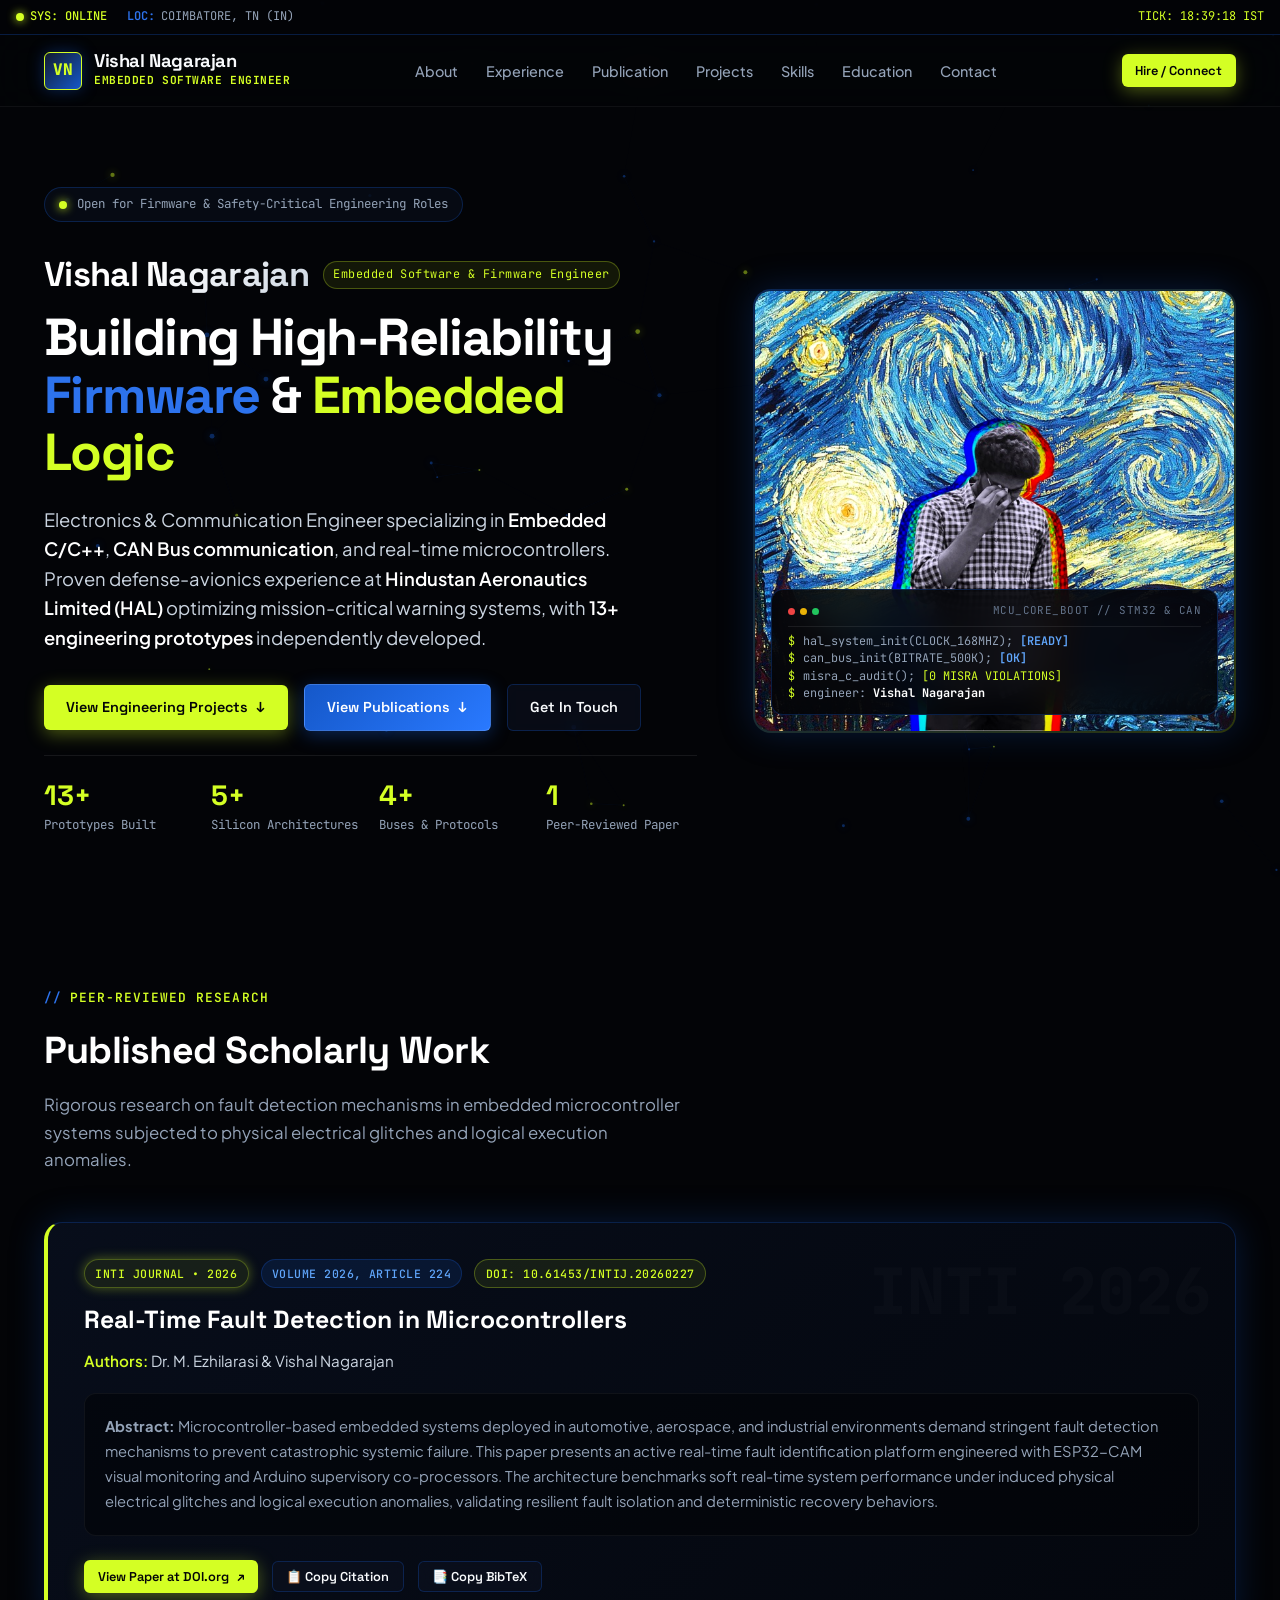
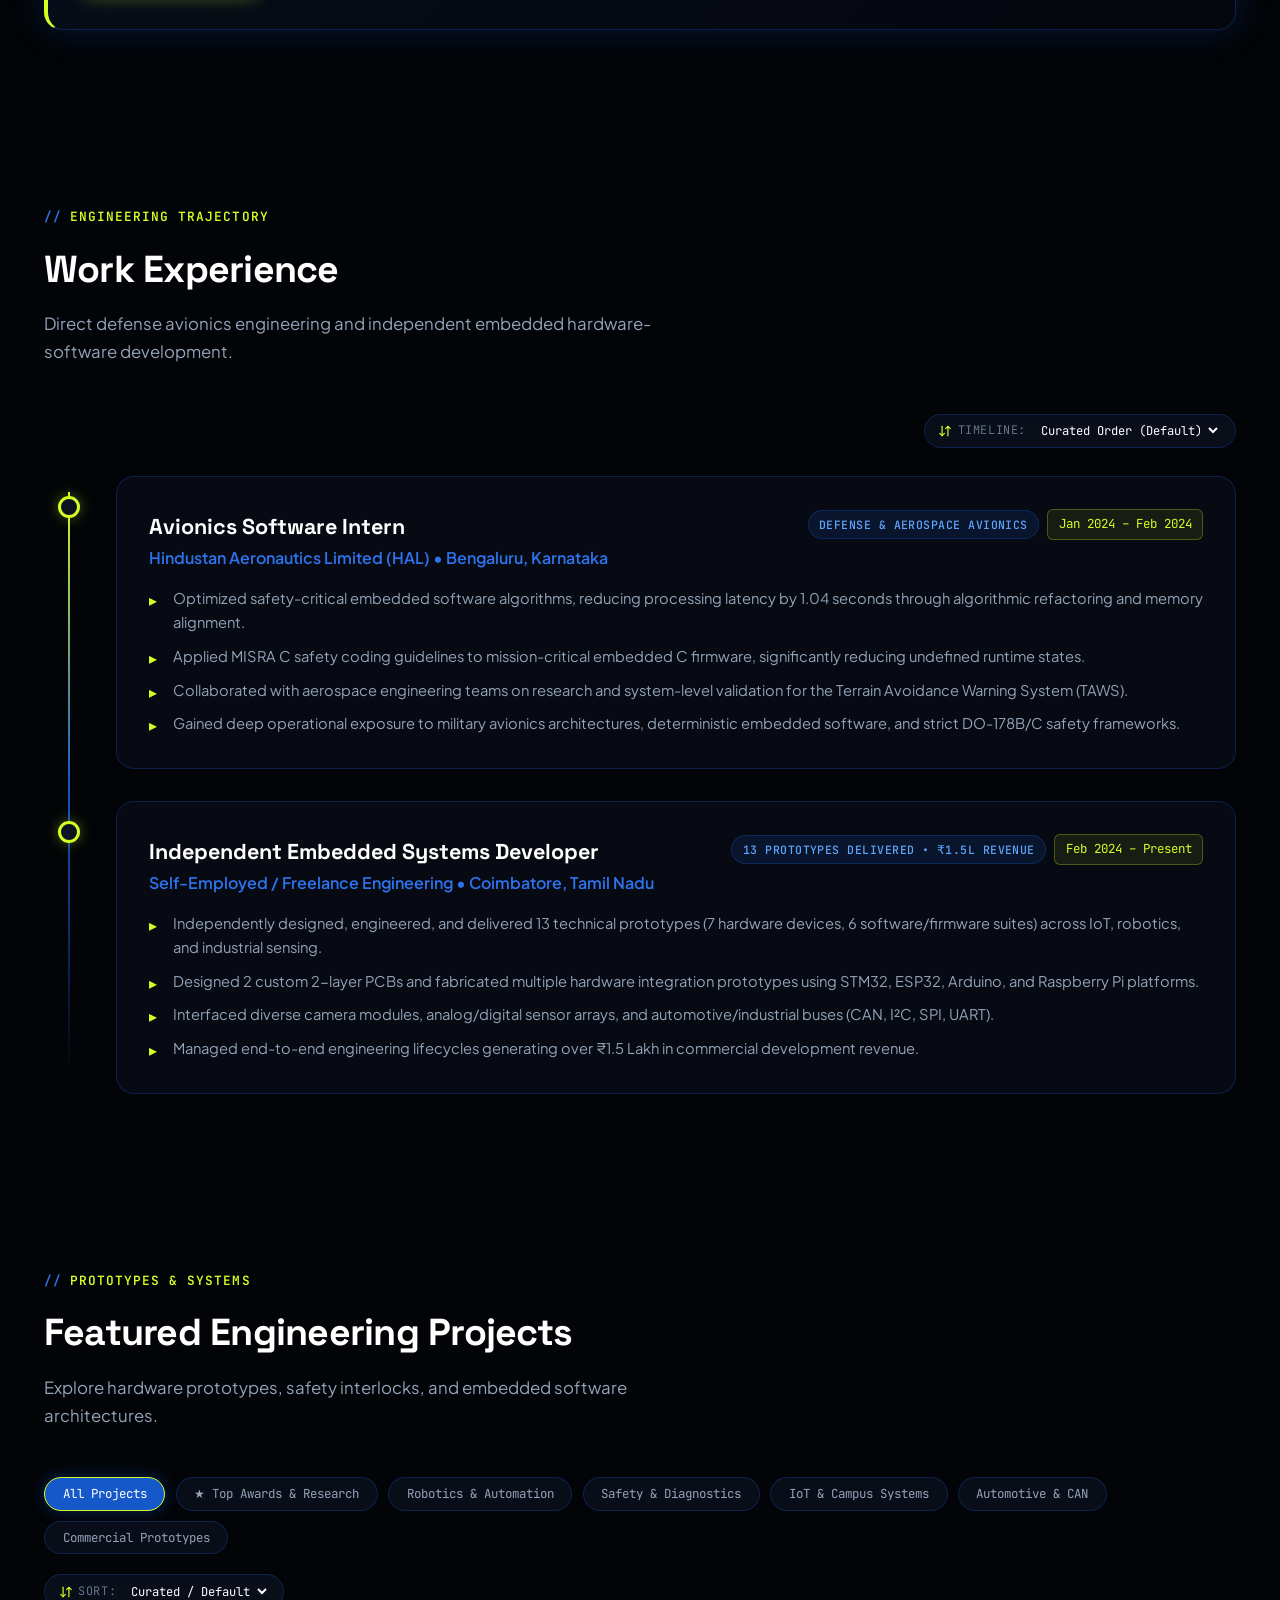
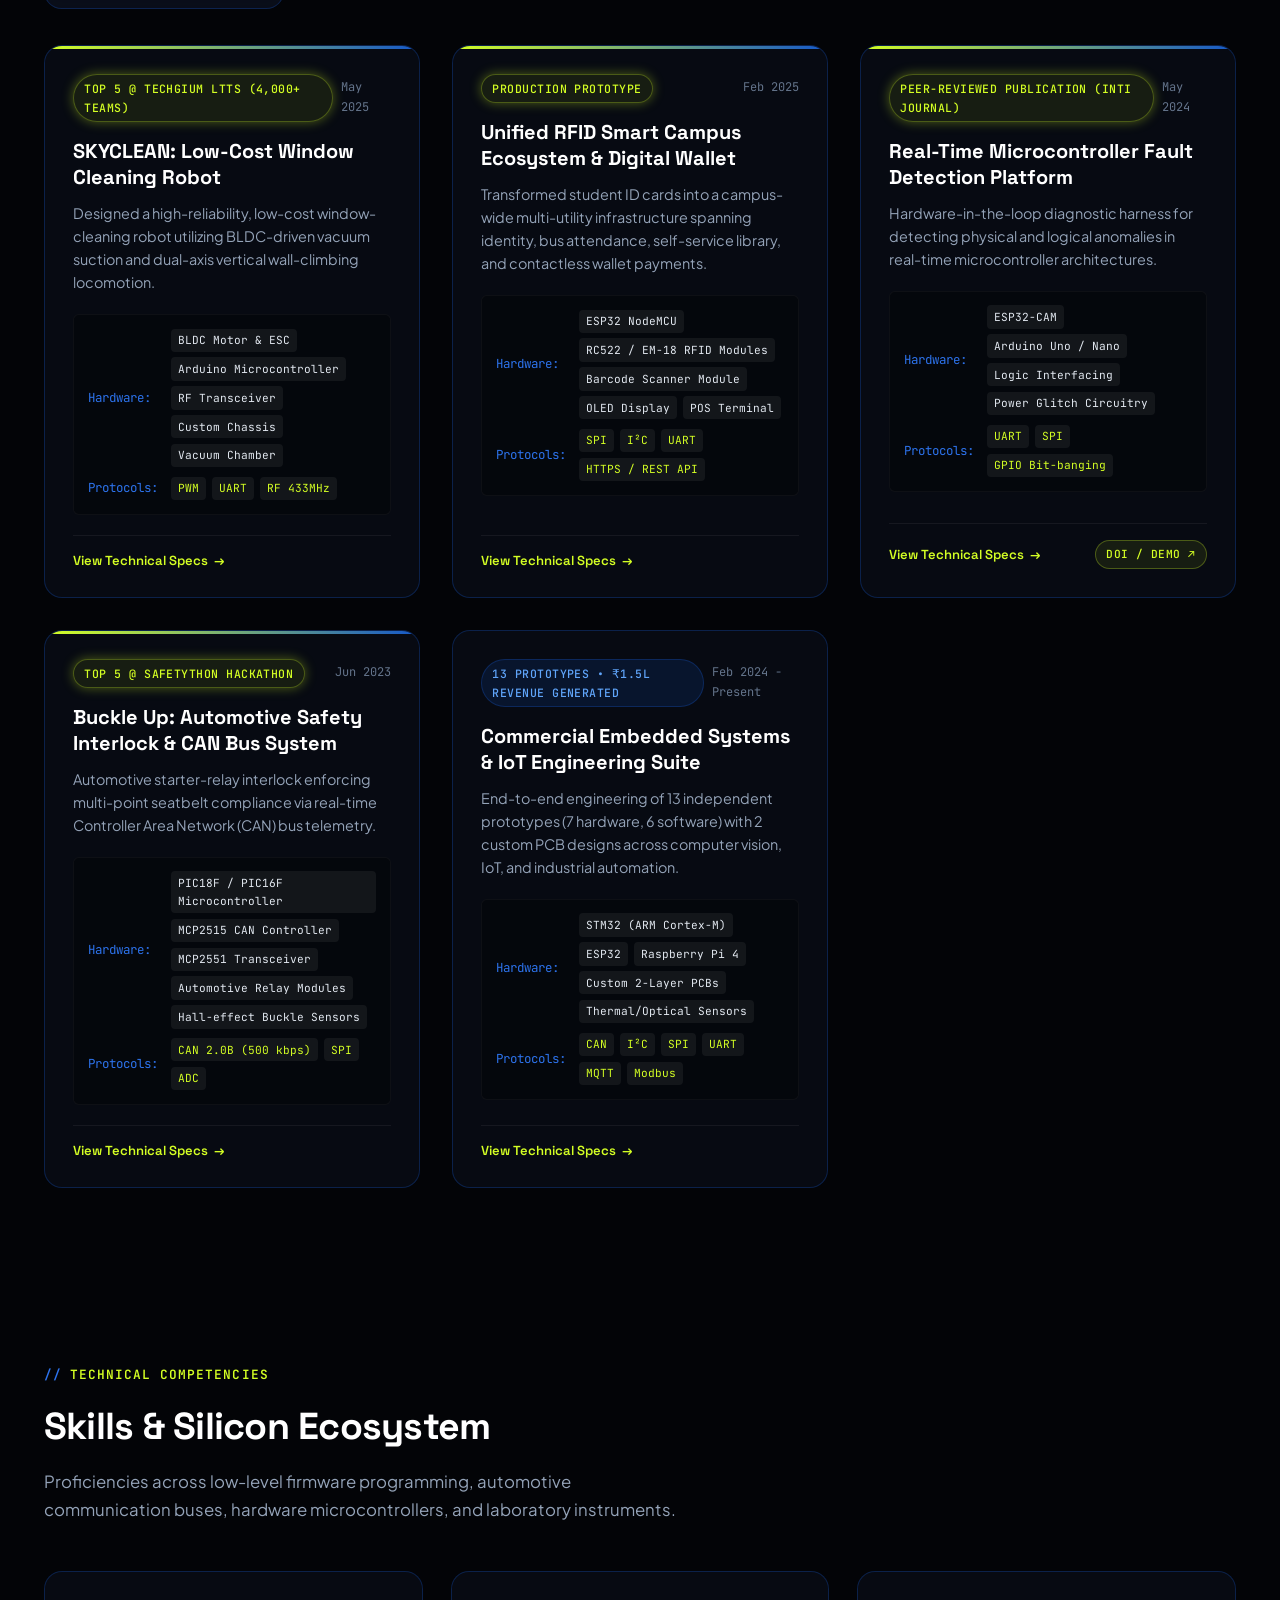
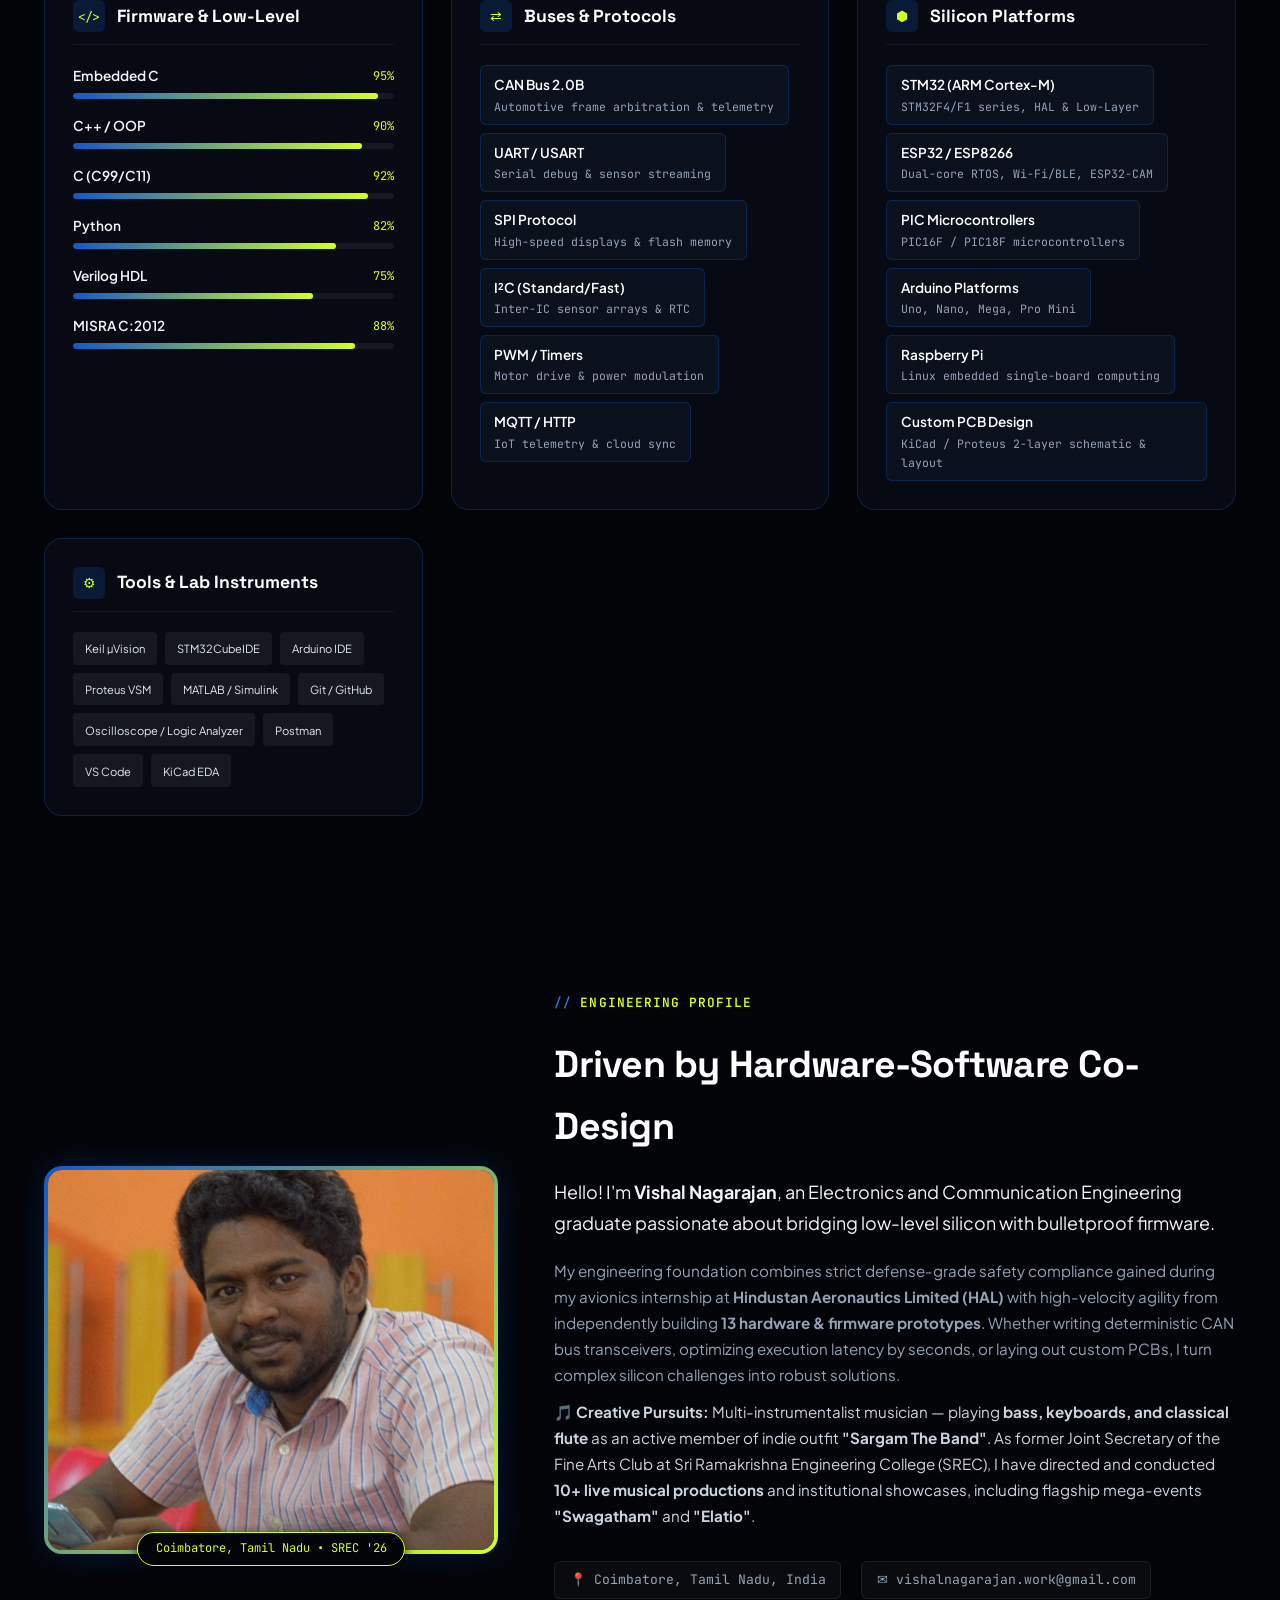
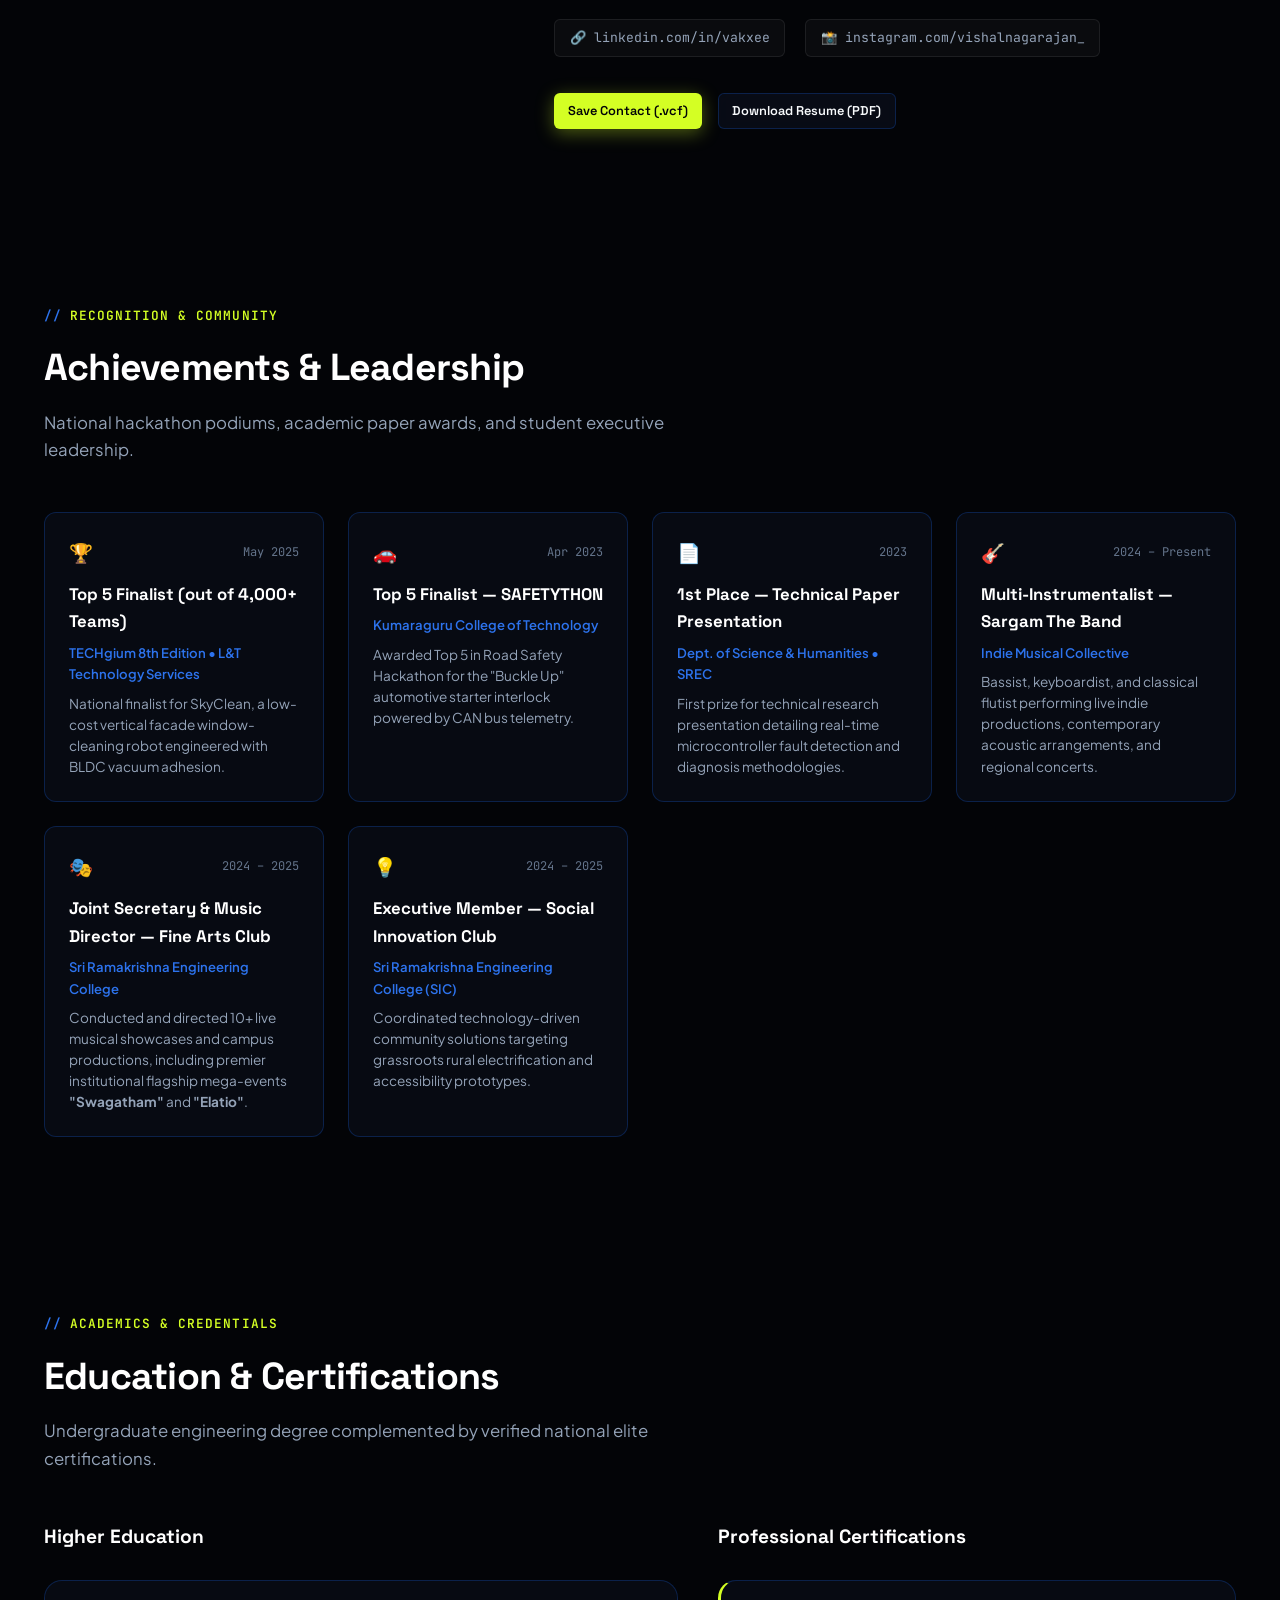
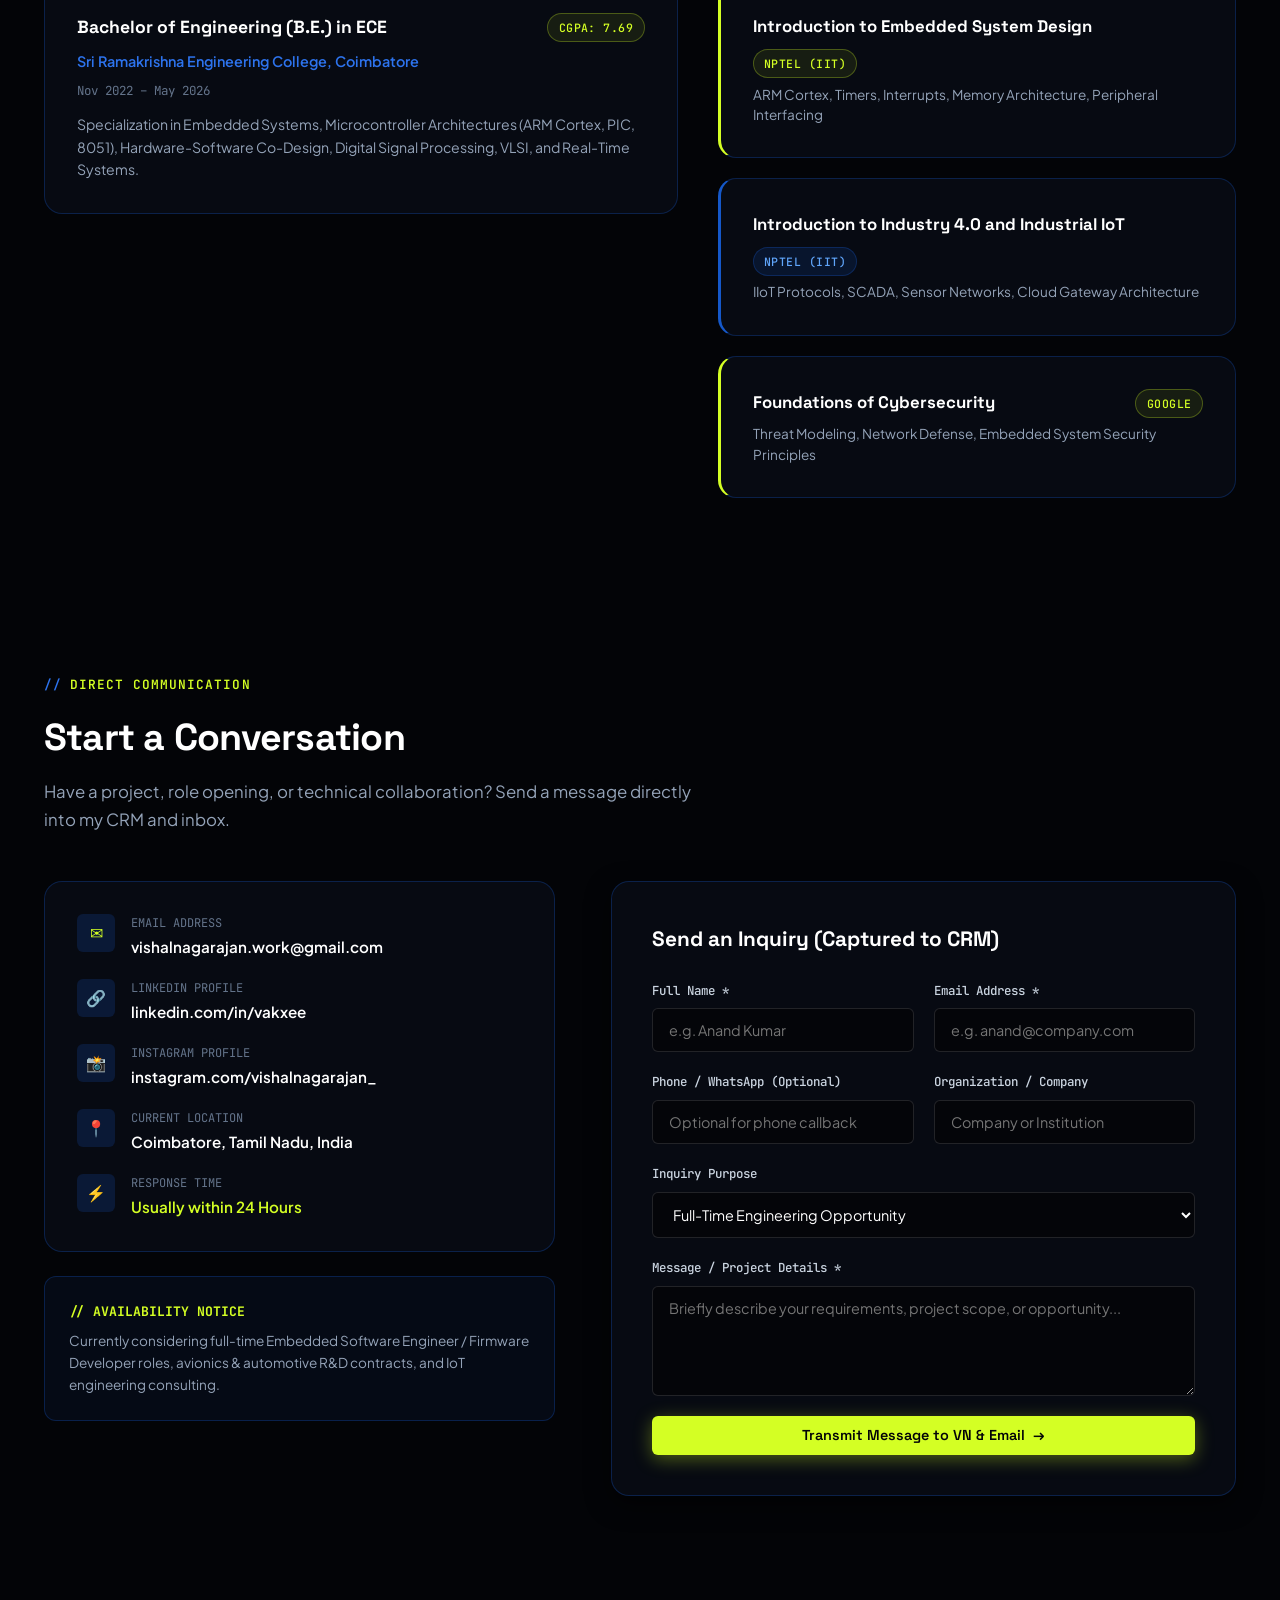
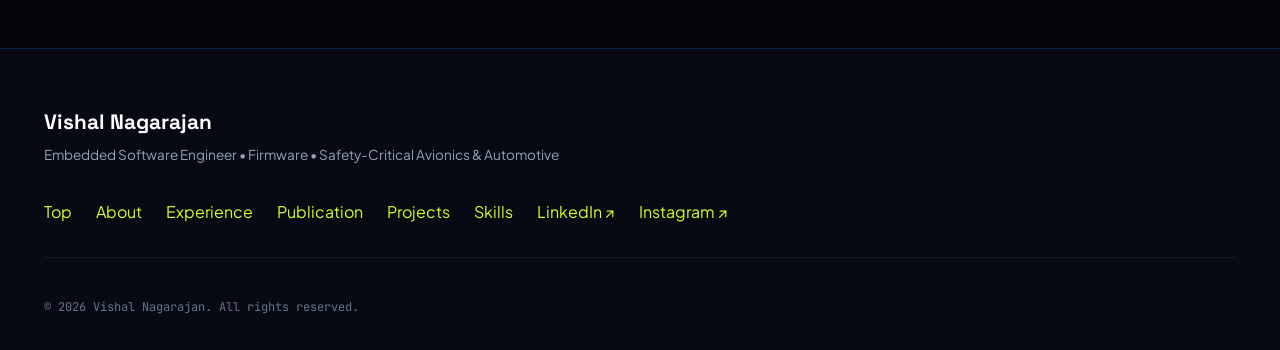
<file: google-sites-embed.html>
<!DOCTYPE html>
<html lang="en">

<head>
  <meta charset="UTF-8">
  <meta name="viewport" content="width=device-width, initial-scale=1.0">
  <meta http-equiv="X-UA-Compatible" content="ie=edge">

  <!-- SEO Primary Meta Tags -->
  <title>Vishal Nagarajan | Embedded Software Engineer & Firmware Developer</title>
  <meta name="title" content="Vishal Nagarajan | Embedded Software Engineer & Firmware Developer">
  <meta name="description"
    content="Portfolio of Vishal Nagarajan, Embedded Software Engineer specializing in Embedded C/C++, firmware, CAN bus, MISRA C compliance, and microcontroller hardware-software integration. Avionics intern at HAL; published researcher in INTI Journal.">
  <meta name="keywords"
    content="Vishal Nagarajan, Embedded Software Engineer, Firmware Developer, Embedded C, Embedded C++, CAN Bus, MISRA C, Hindustan Aeronautics Limited, HAL, STM32, ESP32, PIC Microcontroller, Coimbatore, SREC, INTI Journal, Real-Time Systems">
  <meta name="author" content="Vishal Nagarajan">
  <meta name="robots" content="index, follow">

  <!-- Open Graph / Facebook / LinkedIn -->
  <meta property="og:type" content="profile">
  <meta property="og:url" content="https://vishalnagarajan.work/">
  <meta property="og:title" content="Vishal Nagarajan | Embedded Software Engineer & Firmware Developer">
  <meta property="og:description"
    content="Embedded Systems & Firmware Engineer with experience in avionics algorithm optimization at HAL, CAN bus protocols, MISRA C compliance, and 13+ engineering prototypes.">
  <meta property="og:image" content="assets/hero-art.jpg">

  <!-- Twitter Meta Tags -->
  <meta property="twitter:card" content="summary_large_image">
  <meta property="twitter:title" content="Vishal Nagarajan | Embedded Software Engineer">
  <meta property="twitter:description"
    content="Embedded C/C++, Microcontrollers, CAN Bus, and Safety-Critical Firmware. Published in INTI Journal 2026.">
  <meta property="twitter:image" content="assets/hero-art.jpg">

  <!-- Favicon (SVG Circuit Badge) -->
  <link rel="icon" type="image/svg+xml"
    href="data:image/svg+xml,<svg xmlns='http://www.w3.org/2000/svg' viewBox='0 0 100 100'><rect width='100' height='100' rx='20' fill='%23030407'/><circle cx='50' cy='50' r='36' stroke='%231558C9' stroke-width='6' fill='none'/><path d='M30 50 L45 65 L70 35' stroke='%23D4FF24' stroke-width='8' stroke-linecap='round' stroke-linejoin='round' fill='none'/></svg>">

  <!-- Stylesheets -->
  <style>
    /* ==========================================================================
   VISHAL NAGARAJAN - EMBEDDED SOFTWARE ENGINEER PORTFOLIO
   Color Theme:
     - Midnight Black: #030407
     - Electric Cobalt Blue: #1558C9
     - Acid Lime: #D4FF24
   ========================================================================== */

    @import url('https://fonts.googleapis.com/css2?family=JetBrains+Mono:ital,wght@0,300;0,400;0,500;0,700;1,400&family=Plus+Jakarta+Sans:wght@300;400;500;600;700;800&family=Space+Grotesk:wght@400;500;600;700&display=swap');

    :root {
      /* Color Palette */
      --bg-midnight: #030407;
      --bg-surface-1: #070a12;
      --bg-surface-2: #0c1220;
      --bg-surface-3: #121b2f;
      --bg-glass: rgba(12, 18, 32, 0.75);
      --bg-glass-card: rgba(8, 12, 22, 0.85);

      --cobalt-primary: #1558C9;
      --cobalt-light: #2d73ed;
      --cobalt-glow: rgba(21, 88, 201, 0.4);
      --cobalt-border: rgba(21, 88, 201, 0.3);
      --cobalt-gradient: linear-gradient(135deg, #1558C9 0%, #2979FF 100%);
      --cobalt-deep: #0a2558;

      --acid-lime: #D4FF24;
      --acid-lime-hover: #bde617;
      --acid-lime-glow: rgba(212, 255, 36, 0.35);
      --acid-lime-faint: rgba(212, 255, 36, 0.08);
      --acid-lime-border: rgba(212, 255, 36, 0.28);

      --text-main: #F8FAFC;
      --text-muted: #94A3B8;
      --text-dim: #64748B;
      --text-dark: #030407;

      /* Typography */
      --font-heading: 'Space Grotesk', -apple-system, BlinkMacSystemFont, sans-serif;
      --font-body: 'Plus Jakarta Sans', -apple-system, BlinkMacSystemFont, sans-serif;
      --font-mono: 'JetBrains Mono', monospace;

      /* Elevation & Shadows */
      --shadow-sm: 0 2px 8px rgba(0, 0, 0, 0.4);
      --shadow-md: 0 8px 24px rgba(0, 0, 0, 0.6);
      --shadow-glow-cobalt: 0 0 35px rgba(21, 88, 201, 0.25);
      --shadow-glow-lime: 0 0 25px rgba(212, 255, 36, 0.22);

      /* Transitions */
      --transition-fast: 0.18s cubic-bezier(0.16, 1, 0.3, 1);
      --transition-smooth: 0.32s cubic-bezier(0.16, 1, 0.3, 1);

      /* Radius */
      --radius-sm: 6px;
      --radius-md: 12px;
      --radius-lg: 18px;
      --radius-full: 9999px;
    }

    /* Base Reset */
    *,
    *::before,
    *::after {
      box-sizing: border-box;
      margin: 0;
      padding: 0;
    }

    html {
      scroll-behavior: smooth;
      font-size: 16px;
      background-color: var(--bg-midnight);
      color: var(--text-main);
      text-size-adjust: 100%;
    }

    body {
      font-family: var(--font-body);
      background-color: var(--bg-midnight);
      color: var(--text-main);
      line-height: 1.65;
      overflow-x: hidden;
      position: relative;
      min-height: 100vh;
    }

    /* Background Cyber Grid & Noise */
    body::before {
      content: '';
      position: fixed;
      inset: 0;
      background-image:
        radial-gradient(circle at 50% 10%, rgba(21, 88, 201, 0.18) 0%, transparent 60%),
        radial-gradient(circle at 90% 80%, rgba(212, 255, 36, 0.05) 0%, transparent 50%),
        linear-gradient(rgba(21, 88, 201, 0.04) 1px, transparent 1px),
        linear-gradient(90deg, rgba(21, 88, 201, 0.04) 1px, transparent 1px);
      background-size: 100% 100%, 100% 100%, 48px 48px, 48px 48px;
      pointer-events: none;
      z-index: -1;
    }

    /* Selection */
    ::selection {
      background-color: var(--acid-lime);
      color: var(--bg-midnight);
    }

    a {
      color: var(--acid-lime);
      text-decoration: none;
      transition: color var(--transition-fast);
    }

    a:hover {
      color: #ffffff;
    }

    img {
      max-width: 100%;
      height: auto;
      display: block;
    }

    /* Interactive Canvas Background */
    #interactive-canvas {
      position: fixed;
      top: 0;
      left: 0;
      width: 100vw;
      height: 100vh;
      pointer-events: none;
      z-index: 0;
      opacity: 0.45;
    }

    /* Container */
    .container {
      width: 100%;
      max-width: 1240px;
      margin: 0 auto;
      padding: 0 1.5rem;
      position: relative;
      z-index: 2;
    }

    /* ==========================================================================
   TOP FIRMWARE TELEMETRY TICKER
   ========================================================================== */
    .telemetry-ticker {
      background: rgba(3, 4, 7, 0.95);
      border-bottom: 1px solid var(--cobalt-border);
      font-family: var(--font-mono);
      font-size: 0.75rem;
      color: var(--text-muted);
      padding: 0.45rem 1rem;
      display: flex;
      align-items: center;
      justify-content: space-between;
      overflow: hidden;
      position: sticky;
      top: 0;
      z-index: 100;
      backdrop-filter: blur(12px);
    }

    .telemetry-left {
      display: flex;
      align-items: center;
      gap: 1.25rem;
      white-space: nowrap;
    }

    .status-indicator {
      display: inline-flex;
      align-items: center;
      gap: 0.4rem;
      color: var(--acid-lime);
      font-weight: 500;
    }

    .pulse-dot {
      width: 8px;
      height: 8px;
      background-color: var(--acid-lime);
      border-radius: 50%;
      box-shadow: 0 0 10px var(--acid-lime);
      animation: pulse 1.8s infinite;
    }

    @keyframes pulse {
      0% {
        transform: scale(0.95);
        box-shadow: 0 0 0 0 rgba(212, 255, 36, 0.7);
      }

      70% {
        transform: scale(1.1);
        box-shadow: 0 0 0 8px rgba(212, 255, 36, 0);
      }

      100% {
        transform: scale(0.95);
        box-shadow: 0 0 0 0 rgba(212, 255, 36, 0);
      }
    }

    .telemetry-item {
      display: inline-flex;
      align-items: center;
      gap: 0.35rem;
    }

    .telemetry-tag {
      color: var(--cobalt-light);
      font-weight: 600;
    }

    .telemetry-right {
      display: flex;
      align-items: center;
      gap: 1rem;
    }

    .admin-trigger-btn {
      background: rgba(21, 88, 201, 0.15);
      border: 1px solid var(--cobalt-border);
      color: var(--text-main);
      padding: 0.2rem 0.65rem;
      border-radius: var(--radius-sm);
      font-size: 0.7rem;
      font-family: var(--font-mono);
      cursor: pointer;
      display: inline-flex;
      align-items: center;
      gap: 0.35rem;
      transition: all var(--transition-fast);
    }

    .admin-trigger-btn:hover {
      background: var(--cobalt-primary);
      border-color: var(--acid-lime);
      color: #fff;
      box-shadow: 0 0 12px var(--cobalt-glow);
    }

    /* ==========================================================================
   NAVIGATION
   ========================================================================== */
    .main-nav {
      position: sticky;
      top: 33px;
      z-index: 90;
      padding: 1rem 0;
      backdrop-filter: blur(16px);
      background: rgba(3, 4, 7, 0.75);
      border-bottom: 1px solid rgba(255, 255, 255, 0.05);
      transition: all var(--transition-fast);
    }

    .nav-container {
      display: flex;
      align-items: center;
      justify-content: space-between;
    }

    .brand-logo {
      display: flex;
      align-items: center;
      gap: 0.75rem;
      font-family: var(--font-heading);
      font-weight: 700;
      font-size: 1.25rem;
      color: var(--text-main);
      letter-spacing: -0.02em;
    }

    .brand-icon {
      width: 38px;
      height: 38px;
      border-radius: var(--radius-sm);
      background: linear-gradient(135deg, var(--bg-surface-3), var(--cobalt-primary));
      border: 1.5px solid var(--acid-lime);
      display: flex;
      align-items: center;
      justify-content: center;
      color: var(--acid-lime);
      font-family: var(--font-mono);
      font-size: 1rem;
      font-weight: 800;
      box-shadow: 0 0 16px var(--cobalt-glow);
    }

    .brand-name {
      display: flex;
      flex-direction: column;
    }

    .brand-name span.name {
      font-size: 1.15rem;
      line-height: 1.1;
      font-weight: 700;
    }

    .brand-name span.role {
      font-size: 0.7rem;
      font-family: var(--font-mono);
      color: var(--acid-lime);
      text-transform: uppercase;
      letter-spacing: 0.05em;
    }

    .nav-links {
      display: flex;
      align-items: center;
      gap: 1.75rem;
      list-style: none;
    }

    .nav-link {
      font-size: 0.9rem;
      font-weight: 500;
      color: var(--text-muted);
      position: relative;
      padding: 0.35rem 0;
      transition: color var(--transition-fast);
    }

    .nav-link:hover,
    .nav-link.active {
      color: var(--text-main);
    }

    .nav-link::after {
      content: '';
      position: absolute;
      bottom: 0;
      left: 0;
      width: 0%;
      height: 2px;
      background-color: var(--acid-lime);
      transition: width var(--transition-smooth);
    }

    .nav-link:hover::after,
    .nav-link.active::after {
      width: 100%;
    }

    .nav-actions {
      display: flex;
      align-items: center;
      gap: 0.85rem;
    }

    .mobile-menu-btn {
      display: none;
      background: transparent;
      border: 1px solid var(--cobalt-border);
      color: var(--text-main);
      padding: 0.5rem;
      border-radius: var(--radius-sm);
      cursor: pointer;
    }

    /* ==========================================================================
   BUTTONS & BADGES
   ========================================================================== */
    .btn {
      display: inline-flex;
      align-items: center;
      justify-content: center;
      gap: 0.5rem;
      font-family: var(--font-heading);
      font-size: 0.9rem;
      font-weight: 600;
      padding: 0.65rem 1.4rem;
      border-radius: var(--radius-sm);
      cursor: pointer;
      transition: all var(--transition-smooth);
      border: none;
      outline: none;
      text-decoration: none;
      white-space: nowrap;
    }

    .btn-primary {
      background: var(--acid-lime);
      color: var(--bg-midnight);
      box-shadow: 0 4px 18px var(--acid-lime-glow);
    }

    .btn-primary:hover {
      background: #ffffff;
      color: var(--bg-midnight);
      transform: translateY(-2px);
      box-shadow: 0 8px 26px rgba(212, 255, 36, 0.45);
    }

    .btn-cobalt {
      background: var(--cobalt-gradient);
      color: #ffffff;
      border: 1px solid rgba(255, 255, 255, 0.15);
      box-shadow: 0 4px 18px var(--cobalt-glow);
    }

    .btn-cobalt:hover {
      background: linear-gradient(135deg, #1d69ed 0%, #3d88ff 100%);
      color: #fff;
      transform: translateY(-2px);
      box-shadow: 0 8px 24px rgba(21, 88, 201, 0.5);
    }

    .btn-outline {
      background: rgba(12, 18, 32, 0.6);
      color: var(--text-main);
      border: 1px solid var(--cobalt-border);
      backdrop-filter: blur(8px);
    }

    .btn-outline:hover {
      border-color: var(--acid-lime);
      color: var(--acid-lime);
      background: rgba(21, 88, 201, 0.12);
      transform: translateY(-2px);
    }

    .btn-sm {
      padding: 0.4rem 0.85rem;
      font-size: 0.8rem;
    }

    .badge {
      display: inline-flex;
      align-items: center;
      gap: 0.35rem;
      font-family: var(--font-mono);
      font-size: 0.72rem;
      padding: 0.25rem 0.65rem;
      border-radius: var(--radius-full);
      font-weight: 500;
      text-transform: uppercase;
      letter-spacing: 0.04em;
    }

    .badge-lime {
      background: var(--acid-lime-faint);
      color: var(--acid-lime);
      border: 1px solid var(--acid-lime-border);
    }

    .badge-cobalt {
      background: rgba(21, 88, 201, 0.15);
      color: #60a5fa;
      border: 1px solid var(--cobalt-border);
    }

    .badge-glow {
      box-shadow: 0 0 12px var(--acid-lime-glow);
    }

    /* ==========================================================================
   HERO SECTION
   ========================================================================== */
    .hero-section {
      padding: 5rem 0 4rem;
      position: relative;
    }

    .hero-grid {
      display: grid;
      grid-template-columns: 1.15fr 0.85fr;
      gap: 3.5rem;
      align-items: center;
    }

    .hero-content {
      display: flex;
      flex-direction: column;
      gap: 1.5rem;
    }

    .hero-status-pill {
      display: inline-flex;
      align-items: center;
      gap: 0.6rem;
      background: rgba(8, 12, 22, 0.85);
      border: 1px solid var(--cobalt-border);
      padding: 0.4rem 0.9rem;
      border-radius: var(--radius-full);
      font-family: var(--font-mono);
      font-size: 0.78rem;
      width: fit-content;
      color: var(--text-muted);
    }

    .hero-intro-header {
      display: flex;
      flex-direction: column;
      gap: 0.4rem;
    }

    .hero-name-badge {
      display: flex;
      align-items: center;
      gap: 0.85rem;
      flex-wrap: wrap;
    }

    .hero-engineer-name {
      font-family: var(--font-heading);
      font-size: 2.15rem;
      font-weight: 700;
      color: #ffffff;
      letter-spacing: -0.02em;
      background: linear-gradient(135deg, #ffffff 40%, #cbd5e1 100%);
      -webkit-background-clip: text;
      -webkit-text-fill-color: transparent;
    }

    .hero-engineer-pill {
      font-family: var(--font-mono);
      font-size: 0.74rem;
      color: var(--acid-lime);
      background: var(--acid-lime-faint);
      border: 1px solid var(--acid-lime-border);
      padding: 0.2rem 0.6rem;
      border-radius: var(--radius-full);
      letter-spacing: 0.04em;
    }

    .hero-tagline {
      font-family: var(--font-heading);
      font-size: 3.25rem;
      font-weight: 800;
      line-height: 1.1;
      letter-spacing: -0.03em;
      color: #ffffff;
    }

    .hero-tagline .highlight-cobalt {
      color: var(--cobalt-light);
      display: inline;
    }

    .hero-tagline .highlight-lime {
      color: var(--acid-lime);
      display: inline;
    }

    .hero-subtitle {
      font-size: 1.15rem;
      color: #cbd5e1;
      font-weight: 400;
      line-height: 1.6;
      max-width: 580px;
    }

    .hero-subtitle strong {
      color: #ffffff;
      font-weight: 600;
    }

    .hero-cta-group {
      display: flex;
      align-items: center;
      gap: 1rem;
      flex-wrap: wrap;
      padding-top: 0.5rem;
    }

    .hero-stats-row {
      display: grid;
      grid-template-columns: repeat(4, 1fr);
      gap: 1rem;
      padding-top: 1.5rem;
      border-top: 1px solid rgba(255, 255, 255, 0.08);
    }

    .stat-item {
      display: flex;
      flex-direction: column;
    }

    .stat-value {
      font-family: var(--font-heading);
      font-size: 1.75rem;
      font-weight: 700;
      color: var(--acid-lime);
      line-height: 1.1;
    }

    .stat-label {
      font-size: 0.78rem;
      color: var(--text-muted);
      font-family: var(--font-mono);
      margin-top: 0.25rem;
    }

    /* Hero Visual Showcase */
    .hero-visual-card {
      position: relative;
    }

    .hero-frame-outer {
      position: relative;
      background: linear-gradient(135deg, rgba(21, 88, 201, 0.4), rgba(212, 255, 36, 0.2));
      padding: 2px;
      border-radius: var(--radius-lg);
      box-shadow: var(--shadow-glow-cobalt);
    }

    .hero-frame-inner {
      background: var(--bg-surface-2);
      border-radius: calc(var(--radius-lg) - 2px);
      overflow: hidden;
      position: relative;
    }

    .hero-art-img {
      width: 100%;
      height: 440px;
      object-fit: cover;
      object-position: center 30%;
      filter: contrast(1.05) saturate(1.1);
      transition: transform var(--transition-smooth);
    }

    .hero-frame-outer:hover .hero-art-img {
      transform: scale(1.02);
    }

    .hero-floating-terminal {
      position: absolute;
      bottom: 1rem;
      left: 1rem;
      right: 1rem;
      background: rgba(3, 4, 7, 0.88);
      border: 1px solid var(--cobalt-border);
      backdrop-filter: blur(16px);
      padding: 0.75rem 1rem;
      border-radius: var(--radius-md);
      font-family: var(--font-mono);
      font-size: 0.74rem;
    }

    .terminal-header {
      display: flex;
      align-items: center;
      justify-content: space-between;
      margin-bottom: 0.4rem;
      padding-bottom: 0.35rem;
      border-bottom: 1px solid rgba(255, 255, 255, 0.08);
    }

    .terminal-dots {
      display: flex;
      gap: 5px;
    }

    .terminal-dot {
      width: 7px;
      height: 7px;
      border-radius: 50%;
      background: var(--text-dim);
    }

    .terminal-dot.red {
      background: #ef4444;
    }

    .terminal-dot.yellow {
      background: #eab308;
    }

    .terminal-dot.green {
      background: #22c55e;
    }

    .terminal-title {
      color: var(--text-dim);
      font-size: 0.68rem;
      letter-spacing: 0.04em;
    }

    .terminal-line {
      color: var(--text-muted);
      display: flex;
      gap: 0.5rem;
      line-height: 1.45;
    }

    .terminal-line .term-prompt {
      color: var(--acid-lime);
    }

    .terminal-line .term-highlight {
      color: #60a5fa;
      font-weight: 600;
    }

    /* ==========================================================================
   SECTION HEADERS
   ========================================================================== */
    .section {
      padding: 5.5rem 0;
      position: relative;
    }

    .section-header {
      margin-bottom: 3rem;
      display: flex;
      flex-direction: column;
      gap: 0.65rem;
    }

    .section-tag {
      display: inline-flex;
      align-items: center;
      gap: 0.5rem;
      font-family: var(--font-mono);
      font-size: 0.8rem;
      font-weight: 600;
      color: var(--acid-lime);
      text-transform: uppercase;
      letter-spacing: 0.08em;
    }

    .section-tag::before {
      content: '//';
      color: var(--cobalt-light);
    }

    .section-title {
      font-family: var(--font-heading);
      font-size: 2.35rem;
      font-weight: 700;
      letter-spacing: -0.02em;
      color: #ffffff;
    }

    .section-desc {
      font-size: 1.05rem;
      color: var(--text-muted);
      max-width: 650px;
    }

    /* ==========================================================================
   PUBLICATIONS SECTION (INTI JOURNAL 2026)
   ========================================================================== */
    .publication-card {
      background: linear-gradient(135deg, rgba(8, 14, 28, 0.95), rgba(4, 7, 14, 0.95));
      border: 1px solid var(--cobalt-border);
      border-left: 4px solid var(--acid-lime);
      border-radius: var(--radius-lg);
      padding: 2.25rem;
      position: relative;
      overflow: hidden;
      box-shadow: var(--shadow-glow-cobalt);
      transition: all var(--transition-smooth);
    }

    .publication-card:hover {
      border-color: var(--acid-lime);
      box-shadow: 0 12px 36px rgba(21, 88, 201, 0.35);
    }

    .publication-card::after {
      content: 'INTI 2026';
      position: absolute;
      top: 1rem;
      right: 1.5rem;
      font-family: var(--font-mono);
      font-size: 4rem;
      font-weight: 900;
      color: rgba(255, 255, 255, 0.02);
      pointer-events: none;
    }

    .pub-top-meta {
      display: flex;
      align-items: center;
      gap: 0.75rem;
      flex-wrap: wrap;
      margin-bottom: 1rem;
    }

    .pub-title {
      font-family: var(--font-heading);
      font-size: 1.55rem;
      font-weight: 700;
      color: #ffffff;
      line-height: 1.3;
      margin-bottom: 0.75rem;
    }

    .pub-authors {
      font-size: 0.95rem;
      color: #cbd5e1;
      margin-bottom: 1.25rem;
    }

    .pub-authors strong {
      color: var(--acid-lime);
      font-weight: 600;
    }

    .pub-abstract {
      font-size: 0.92rem;
      color: var(--text-muted);
      line-height: 1.7;
      background: rgba(3, 4, 7, 0.6);
      padding: 1.25rem;
      border-radius: var(--radius-md);
      border: 1px solid rgba(255, 255, 255, 0.05);
      margin-bottom: 1.5rem;
    }

    .pub-actions {
      display: flex;
      align-items: center;
      gap: 0.85rem;
      flex-wrap: wrap;
    }

    /* ==========================================================================
   WORK EXPERIENCE TIMELINE (HAL & FREELANCE)
   ========================================================================== */
    .timeline {
      display: flex;
      flex-direction: column;
      gap: 2rem;
      position: relative;
    }

    .timeline::before {
      content: '';
      position: absolute;
      top: 1rem;
      bottom: 1rem;
      left: 24px;
      width: 2px;
      background: linear-gradient(to bottom, var(--acid-lime), var(--cobalt-primary), transparent);
    }

    .timeline-item {
      position: relative;
      padding-left: 4.5rem;
    }

    .timeline-node {
      position: absolute;
      left: 14px;
      top: 1.25rem;
      width: 22px;
      height: 22px;
      border-radius: 50%;
      background: var(--bg-surface-2);
      border: 3px solid var(--acid-lime);
      box-shadow: 0 0 14px var(--acid-lime-glow);
      z-index: 2;
    }

    .timeline-card {
      background: var(--bg-surface-1);
      border: 1px solid var(--cobalt-border);
      border-radius: var(--radius-lg);
      padding: 2rem;
      transition: all var(--transition-smooth);
    }

    .timeline-card:hover {
      border-color: var(--acid-lime);
      transform: translateX(4px);
      box-shadow: var(--shadow-md);
    }

    .timeline-head {
      display: flex;
      align-items: flex-start;
      justify-content: space-between;
      flex-wrap: wrap;
      gap: 1rem;
      margin-bottom: 1rem;
    }

    .role-title {
      font-family: var(--font-heading);
      font-size: 1.35rem;
      font-weight: 700;
      color: #ffffff;
    }

    .org-name {
      font-size: 1rem;
      color: var(--cobalt-light);
      font-weight: 600;
    }

    .period-badge {
      font-family: var(--font-mono);
      font-size: 0.78rem;
      color: var(--acid-lime);
      background: var(--acid-lime-faint);
      border: 1px solid var(--acid-lime-border);
      padding: 0.25rem 0.65rem;
      border-radius: var(--radius-sm);
    }

    .timeline-bullets {
      list-style: none;
      display: flex;
      flex-direction: column;
      gap: 0.65rem;
    }

    .timeline-bullets li {
      position: relative;
      padding-left: 1.5rem;
      font-size: 0.92rem;
      color: var(--text-muted);
      line-height: 1.6;
    }

    .timeline-bullets li::before {
      content: '▸';
      position: absolute;
      left: 0;
      top: 0;
      color: var(--acid-lime);
      font-size: 1rem;
    }

    .timeline-bullets li strong {
      color: #f1f5f9;
    }

    /* ==========================================================================
   PROJECTS SECTION & FILTER
   ========================================================================== */
    .projects-controls-wrapper {
      display: flex;
      align-items: center;
      justify-content: space-between;
      flex-wrap: wrap;
      gap: 1.25rem;
      margin-bottom: 2.25rem;
    }

    .projects-filter-bar {
      display: flex;
      align-items: center;
      gap: 0.65rem;
      flex-wrap: wrap;
      margin-bottom: 0;
    }

    .projects-sort-control,
    .timeline-sort-control {
      display: inline-flex;
      align-items: center;
      gap: 0.5rem;
      background: rgba(12, 18, 32, 0.75);
      border: 1px solid var(--cobalt-border);
      padding: 0.35rem 0.85rem;
      border-radius: var(--radius-full);
      backdrop-filter: blur(8px);
      transition: all var(--transition-fast);
    }

    .projects-sort-control:hover,
    .timeline-sort-control:hover {
      border-color: var(--acid-lime);
      box-shadow: 0 0 12px rgba(212, 255, 36, 0.15);
    }

    .sort-label {
      display: inline-flex;
      align-items: center;
      gap: 0.35rem;
      color: var(--text-dim);
      font-family: var(--font-mono);
      font-size: 0.74rem;
      text-transform: uppercase;
      letter-spacing: 0.05em;
      margin: 0;
      user-select: none;
    }

    .sort-label svg {
      color: var(--acid-lime);
    }

    .sort-select {
      background: transparent;
      border: none;
      color: #fff;
      font-family: var(--font-mono);
      font-size: 0.76rem;
      cursor: pointer;
      outline: none;
      padding: 0.1rem 0.2rem;
    }

    .sort-select option {
      background: #090e1a;
      color: #f1f5f9;
    }

    .experience-controls-wrapper {
      display: flex;
      justify-content: flex-end;
      margin-bottom: 1.75rem;
    }

    .filter-btn {
      background: rgba(12, 18, 32, 0.7);
      border: 1px solid var(--cobalt-border);
      color: var(--text-muted);
      padding: 0.45rem 1.1rem;
      border-radius: var(--radius-full);
      font-family: var(--font-mono);
      font-size: 0.78rem;
      cursor: pointer;
      transition: all var(--transition-fast);
    }

    .filter-btn:hover {
      color: #fff;
      border-color: var(--acid-lime);
    }

    .filter-btn.active {
      background: var(--cobalt-primary);
      border-color: var(--acid-lime);
      color: #ffffff;
      box-shadow: 0 0 16px var(--cobalt-glow);
    }

    .projects-grid {
      display: grid;
      grid-template-columns: repeat(auto-fill, minmax(360px, 1fr));
      gap: 2rem;
    }

    .project-card {
      background: var(--bg-surface-1);
      border: 1px solid var(--cobalt-border);
      border-radius: var(--radius-lg);
      padding: 1.75rem;
      display: flex;
      flex-direction: column;
      justify-content: space-between;
      transition: all var(--transition-smooth);
      position: relative;
      overflow: hidden;
    }

    .project-card:hover {
      border-color: var(--acid-lime);
      transform: translateY(-5px);
      box-shadow: 0 12px 30px rgba(0, 0, 0, 0.7), var(--shadow-glow-cobalt);
    }

    .project-card.featured::before {
      content: '';
      position: absolute;
      top: 0;
      left: 0;
      right: 0;
      height: 3px;
      background: linear-gradient(90deg, var(--acid-lime), var(--cobalt-primary));
    }

    .project-top-row {
      display: flex;
      align-items: center;
      justify-content: space-between;
      margin-bottom: 1rem;
      gap: 0.5rem;
    }

    .project-date {
      font-family: var(--font-mono);
      font-size: 0.75rem;
      color: var(--text-dim);
    }

    .project-card-title {
      font-family: var(--font-heading);
      font-size: 1.25rem;
      font-weight: 700;
      color: #ffffff;
      line-height: 1.3;
      margin-bottom: 0.75rem;
    }

    .project-card-desc {
      font-size: 0.9rem;
      color: var(--text-muted);
      line-height: 1.6;
      margin-bottom: 1.25rem;
    }

    .project-specs {
      display: flex;
      flex-direction: column;
      gap: 0.6rem;
      margin-bottom: 1.25rem;
      padding: 0.85rem;
      background: rgba(3, 4, 7, 0.5);
      border-radius: var(--radius-sm);
      border: 1px solid rgba(255, 255, 255, 0.04);
    }

    .spec-line {
      display: flex;
      align-items: center;
      gap: 0.5rem;
      font-size: 0.78rem;
      font-family: var(--font-mono);
    }

    .spec-key {
      color: var(--cobalt-light);
      min-width: 75px;
    }

    .spec-tags {
      display: flex;
      flex-wrap: wrap;
      gap: 0.35rem;
    }

    .spec-chip {
      background: rgba(255, 255, 255, 0.06);
      padding: 0.15rem 0.45rem;
      border-radius: 4px;
      color: #e2e8f0;
      font-size: 0.7rem;
    }

    .project-card-footer {
      display: flex;
      align-items: center;
      justify-content: space-between;
      padding-top: 1rem;
      border-top: 1px solid rgba(255, 255, 255, 0.06);
    }

    .project-details-btn {
      background: transparent;
      border: none;
      color: var(--acid-lime);
      font-family: var(--font-heading);
      font-size: 0.82rem;
      font-weight: 600;
      cursor: pointer;
      display: inline-flex;
      align-items: center;
      gap: 0.35rem;
      transition: all var(--transition-fast);
    }

    .project-details-btn:hover {
      color: #fff;
      transform: translateX(3px);
    }

    /* ==========================================================================
   SKILLS & HARDWARE ARCHITECTURE MATRIX
   ========================================================================== */
    .skills-grid {
      display: grid;
      grid-template-columns: repeat(auto-fit, minmax(280px, 1fr));
      gap: 1.75rem;
    }

    .skill-category-card {
      background: var(--bg-surface-1);
      border: 1px solid var(--cobalt-border);
      border-radius: var(--radius-lg);
      padding: 1.75rem;
    }

    .skill-cat-header {
      display: flex;
      align-items: center;
      gap: 0.75rem;
      margin-bottom: 1.25rem;
      padding-bottom: 0.75rem;
      border-bottom: 1px solid rgba(255, 255, 255, 0.06);
    }

    .cat-icon {
      width: 32px;
      height: 32px;
      border-radius: var(--radius-sm);
      background: rgba(21, 88, 201, 0.2);
      color: var(--acid-lime);
      display: flex;
      align-items: center;
      justify-content: center;
      font-size: 0.9rem;
    }

    .skill-cat-title {
      font-family: var(--font-heading);
      font-size: 1.1rem;
      font-weight: 700;
      color: #ffffff;
    }

    .skill-bar-list {
      display: flex;
      flex-direction: column;
      gap: 1rem;
    }

    .skill-bar-item {
      display: flex;
      flex-direction: column;
      gap: 0.35rem;
    }

    .skill-info {
      display: flex;
      align-items: center;
      justify-content: space-between;
      font-size: 0.85rem;
    }

    .skill-name {
      font-weight: 600;
      color: #f1f5f9;
    }

    .skill-pct {
      font-family: var(--font-mono);
      font-size: 0.75rem;
      color: var(--acid-lime);
    }

    .skill-track {
      width: 100%;
      height: 6px;
      background: rgba(255, 255, 255, 0.06);
      border-radius: var(--radius-full);
      overflow: hidden;
    }

    .skill-progress {
      height: 100%;
      background: linear-gradient(90deg, var(--cobalt-primary), var(--acid-lime));
      border-radius: var(--radius-full);
      transition: width 1.2s ease-in-out;
    }

    .chips-cloud {
      display: flex;
      flex-wrap: wrap;
      gap: 0.5rem;
    }

    .hardware-chip {
      background: rgba(12, 18, 32, 0.8);
      border: 1px solid var(--cobalt-border);
      padding: 0.5rem 0.85rem;
      border-radius: var(--radius-sm);
      display: flex;
      flex-direction: column;
      transition: all var(--transition-fast);
    }

    .hardware-chip:hover {
      border-color: var(--acid-lime);
      background: rgba(21, 88, 201, 0.15);
    }

    .hardware-chip .chip-name {
      font-weight: 600;
      font-size: 0.85rem;
      color: #ffffff;
    }

    .hardware-chip .chip-desc {
      font-size: 0.72rem;
      color: var(--text-muted);
      font-family: var(--font-mono);
    }

    /* ==========================================================================
   ABOUT & BIO SECTION WITH AVATAR
   ========================================================================== */
    .about-grid {
      display: grid;
      grid-template-columns: 0.8fr 1.2fr;
      gap: 3.5rem;
      align-items: center;
    }

    .about-avatar-card {
      position: relative;
      border-radius: var(--radius-lg);
      padding: 4px;
      background: linear-gradient(135deg, var(--cobalt-primary), var(--acid-lime));
      box-shadow: var(--shadow-glow-cobalt);
    }

    .about-avatar-inner {
      border-radius: calc(var(--radius-lg) - 4px);
      overflow: hidden;
      background: var(--bg-surface-2);
    }

    .about-avatar-img {
      width: 100%;
      height: 380px;
      object-fit: cover;
      object-position: center top;
    }

    .about-avatar-badge {
      position: absolute;
      bottom: -12px;
      left: 50%;
      transform: translateX(-50%);
      background: var(--bg-midnight);
      border: 1px solid var(--acid-lime);
      padding: 0.4rem 1.1rem;
      border-radius: var(--radius-full);
      font-family: var(--font-mono);
      font-size: 0.75rem;
      color: var(--acid-lime);
      white-space: nowrap;
      box-shadow: 0 4px 14px rgba(0, 0, 0, 0.8);
    }

    .about-text-content {
      display: flex;
      flex-direction: column;
      gap: 1.25rem;
    }

    .about-bio-lead {
      font-size: 1.12rem;
      color: #f1f5f9;
      line-height: 1.7;
    }

    .about-bio-sub {
      font-size: 0.95rem;
      color: var(--text-muted);
      line-height: 1.7;
    }

    .about-contact-links {
      display: flex;
      flex-wrap: wrap;
      gap: 1.25rem;
      padding-top: 0.75rem;
    }

    .contact-chip-item {
      display: flex;
      align-items: center;
      gap: 0.5rem;
      font-family: var(--font-mono);
      font-size: 0.82rem;
      color: var(--text-muted);
      background: rgba(255, 255, 255, 0.03);
      border: 1px solid rgba(255, 255, 255, 0.08);
      padding: 0.45rem 0.9rem;
      border-radius: var(--radius-sm);
      transition: all var(--transition-fast);
    }

    .contact-chip-item:hover {
      color: var(--acid-lime);
      border-color: var(--acid-lime);
      background: var(--acid-lime-faint);
    }

    /* ==========================================================================
   ACHIEVEMENTS & LEADERSHIP CARDS
   ========================================================================== */
    .achievements-grid {
      display: grid;
      grid-template-columns: repeat(auto-fill, minmax(280px, 1fr));
      gap: 1.5rem;
    }

    .achievement-card {
      background: var(--bg-surface-1);
      border: 1px solid var(--cobalt-border);
      border-radius: var(--radius-md);
      padding: 1.5rem;
      transition: all var(--transition-smooth);
    }

    .achievement-card:hover {
      border-color: var(--acid-lime);
      transform: translateY(-3px);
    }

    .achievement-top {
      display: flex;
      align-items: center;
      justify-content: space-between;
      margin-bottom: 0.75rem;
    }

    .achievement-icon {
      color: var(--acid-lime);
      font-size: 1.2rem;
    }

    .achievement-year {
      font-family: var(--font-mono);
      font-size: 0.75rem;
      color: var(--text-dim);
    }

    .achievement-title {
      font-family: var(--font-heading);
      font-size: 1.05rem;
      font-weight: 700;
      color: #fff;
      margin-bottom: 0.35rem;
    }

    .achievement-org {
      font-size: 0.82rem;
      color: var(--cobalt-light);
      font-weight: 600;
      margin-bottom: 0.5rem;
    }

    .achievement-detail {
      font-size: 0.85rem;
      color: var(--text-muted);
      line-height: 1.55;
    }

    /* ==========================================================================
   CONTACT FORM & CRM INTAKE
   ========================================================================== */
    .contact-grid {
      display: grid;
      grid-template-columns: 0.9fr 1.1fr;
      gap: 3.5rem;
    }

    .contact-info-panel {
      display: flex;
      flex-direction: column;
      gap: 1.5rem;
    }

    .contact-card-box {
      background: var(--bg-surface-1);
      border: 1px solid var(--cobalt-border);
      border-radius: var(--radius-lg);
      padding: 2rem;
      display: flex;
      flex-direction: column;
      gap: 1.25rem;
    }

    .contact-box-item {
      display: flex;
      align-items: flex-start;
      gap: 1rem;
    }

    .contact-box-icon {
      width: 38px;
      height: 38px;
      border-radius: var(--radius-sm);
      background: rgba(21, 88, 201, 0.2);
      color: var(--acid-lime);
      display: flex;
      align-items: center;
      justify-content: center;
      flex-shrink: 0;
    }

    .contact-box-content {
      display: flex;
      flex-direction: column;
    }

    .contact-box-content .label {
      font-size: 0.75rem;
      color: var(--text-dim);
      font-family: var(--font-mono);
      text-transform: uppercase;
    }

    .contact-box-content .val {
      font-size: 0.95rem;
      font-weight: 600;
      color: #fff;
    }

    .contact-form-panel {
      background: var(--bg-surface-1);
      border: 1px solid var(--cobalt-border);
      border-radius: var(--radius-lg);
      padding: 2.5rem;
      box-shadow: var(--shadow-md);
      position: relative;
    }

    .form-group-row {
      display: grid;
      grid-template-columns: 1fr 1fr;
      gap: 1.25rem;
    }

    .form-group {
      display: flex;
      flex-direction: column;
      gap: 0.45rem;
      margin-bottom: 1.25rem;
    }

    .form-label {
      font-family: var(--font-mono);
      font-size: 0.78rem;
      color: #cbd5e1;
      font-weight: 500;
    }

    .form-control {
      background: rgba(3, 4, 7, 0.7);
      border: 1px solid rgba(255, 255, 255, 0.12);
      color: #ffffff;
      padding: 0.75rem 1rem;
      border-radius: var(--radius-sm);
      font-family: var(--font-body);
      font-size: 0.9rem;
      transition: all var(--transition-fast);
    }

    .form-control:focus {
      outline: none;
      border-color: var(--acid-lime);
      box-shadow: 0 0 0 3px rgba(212, 255, 36, 0.15);
    }

    textarea.form-control {
      resize: vertical;
      min-height: 110px;
    }

    .form-alert {
      padding: 0.75rem 1rem;
      border-radius: var(--radius-sm);
      font-size: 0.85rem;
      font-family: var(--font-mono);
      margin-top: 1rem;
      display: none;
    }

    .form-alert.success {
      background: rgba(212, 255, 36, 0.12);
      border: 1px solid var(--acid-lime);
      color: var(--acid-lime);
      display: block;
    }

    /* ==========================================================================
   ADMIN PANEL & CRM MODAL (FULL CAPABILITIES)
   ========================================================================== */
    .admin-modal-overlay {
      position: fixed;
      inset: 0;
      background: rgba(3, 4, 7, 0.88);
      backdrop-filter: blur(14px);
      z-index: 1000;
      display: none;
      align-items: center;
      justify-content: center;
      padding: 1.5rem;
    }

    .admin-modal-overlay.active {
      display: flex;
    }

    .admin-modal-box {
      background: var(--bg-surface-2);
      border: 1.5px solid var(--cobalt-border);
      border-radius: var(--radius-lg);
      width: 100%;
      max-width: 1080px;
      height: 90vh;
      max-height: 840px;
      display: flex;
      flex-direction: column;
      overflow: hidden;
      box-shadow: 0 25px 60px rgba(0, 0, 0, 0.9), 0 0 40px var(--cobalt-glow);
    }

    .admin-modal-header {
      flex-shrink: 0;
      padding: 1.25rem 1.75rem;
      background: var(--bg-surface-1);
      border-bottom: 1px solid var(--cobalt-border);
      display: flex;
      align-items: center;
      justify-content: space-between;
    }

    .admin-modal-title {
      display: flex;
      align-items: center;
      gap: 0.75rem;
      font-family: var(--font-heading);
      font-size: 1.25rem;
      color: #ffffff;
    }

    .admin-modal-title .badge {
      font-size: 0.7rem;
    }

    .admin-close-btn {
      background: transparent;
      border: 1px solid rgba(255, 255, 255, 0.1);
      color: var(--text-muted);
      width: 32px;
      height: 32px;
      border-radius: var(--radius-sm);
      display: flex;
      align-items: center;
      justify-content: center;
      cursor: pointer;
      font-size: 1.1rem;
      transition: all var(--transition-fast);
    }

    .admin-close-btn:hover {
      color: #fff;
      border-color: #ef4444;
    }

    /* Admin Dashboard flex container */
    #admin-dashboard-view {
      display: flex;
      flex-direction: column;
      flex: 1 1 auto;
      min-height: 0;
      overflow: hidden;
      height: 100%;
    }

    /* Tabs */
    .admin-tabs-nav {
      flex-shrink: 0;
      display: flex;
      background: rgba(3, 4, 7, 0.5);
      border-bottom: 1px solid rgba(255, 255, 255, 0.08);
      padding: 0 1.5rem;
      gap: 1rem;
      overflow-x: auto;
    }

    .admin-tab-btn {
      background: transparent;
      border: none;
      color: var(--text-muted);
      font-family: var(--font-heading);
      font-size: 0.88rem;
      font-weight: 600;
      padding: 0.9rem 0.5rem;
      cursor: pointer;
      position: relative;
      display: flex;
      align-items: center;
      gap: 0.5rem;
      white-space: nowrap;
    }

    .admin-tab-btn:hover {
      color: #ffffff;
    }

    .admin-tab-btn.active {
      color: var(--acid-lime);
    }

    .admin-tab-btn.active::after {
      content: '';
      position: absolute;
      bottom: 0;
      left: 0;
      right: 0;
      height: 2px;
      background: var(--acid-lime);
    }

    .admin-modal-body {
      flex: 1 1 auto;
      min-height: 0;
      overflow-y: auto !important;
      overflow-x: hidden;
      padding: 1.75rem;
      -webkit-overflow-scrolling: touch;
      scrollbar-width: thin;
      scrollbar-color: var(--cobalt-primary) rgba(3, 4, 7, 0.6);
    }

    .admin-modal-body::-webkit-scrollbar {
      width: 8px;
    }

    .admin-modal-body::-webkit-scrollbar-track {
      background: rgba(3, 4, 7, 0.6);
      border-radius: 4px;
    }

    .admin-modal-body::-webkit-scrollbar-thumb {
      background: var(--cobalt-primary);
      border-radius: 4px;
    }

    .admin-modal-body::-webkit-scrollbar-thumb:hover {
      background: var(--acid-lime);
    }

    .admin-tab-pane {
      display: none;
    }

    .admin-tab-pane.active {
      display: block;
    }

    /* Data Tables in Admin */
    .crm-table-container {
      overflow-x: auto;
      background: var(--bg-surface-1);
      border-radius: var(--radius-md);
      border: 1px solid rgba(255, 255, 255, 0.08);
    }

    .admin-table {
      width: 100%;
      border-collapse: collapse;
      font-size: 0.84rem;
      text-align: left;
    }

    .admin-table th {
      background: rgba(3, 4, 7, 0.8);
      padding: 0.85rem 1rem;
      font-family: var(--font-mono);
      font-size: 0.74rem;
      color: var(--text-dim);
      text-transform: uppercase;
      letter-spacing: 0.05em;
      border-bottom: 1px solid rgba(255, 255, 255, 0.08);
    }

    .admin-table td {
      padding: 0.85rem 1rem;
      border-bottom: 1px solid rgba(255, 255, 255, 0.04);
      color: #e2e8f0;
    }

    .admin-table tr:hover td {
      background: rgba(21, 88, 201, 0.05);
    }

    /* Table Drag & Drop and Reorder Controls */
    .draggable-row {
      cursor: default;
      transition: background 0.15s ease, opacity 0.15s ease;
    }

    .draggable-row.is-dragging {
      opacity: 0.35;
      background: rgba(21, 88, 201, 0.25) !important;
    }

    .draggable-row.drag-over-top td {
      border-top: 2px solid var(--acid-lime) !important;
    }

    .draggable-row.drag-over-bottom td {
      border-bottom: 2px solid var(--acid-lime) !important;
    }

    .drag-handle {
      cursor: grab;
      color: var(--text-dim);
      font-size: 1.15rem;
      user-select: none;
      line-height: 1;
      transition: color var(--transition-fast), transform var(--transition-fast);
    }

    .drag-handle:hover {
      color: var(--acid-lime) !important;
      transform: scale(1.15);
    }

    .draggable-row:active .drag-handle {
      cursor: grabbing;
    }

    .reorder-btn {
      background: rgba(255, 255, 255, 0.05);
      border: 1px solid rgba(255, 255, 255, 0.12);
      color: #cbd5e1;
      border-radius: var(--radius-sm);
      padding: 0.2rem 0.35rem;
      font-size: 0.68rem;
      line-height: 1;
      cursor: pointer;
      transition: all var(--transition-fast);
    }

    .reorder-btn:hover:not(:disabled) {
      border-color: var(--acid-lime);
      color: var(--acid-lime);
      background: rgba(212, 255, 36, 0.15);
      transform: translateY(-1px);
    }

    .reorder-btn:disabled {
      opacity: 0.2;
      cursor: not-allowed;
    }

    .order-badge {
      display: inline-block;
      min-width: 22px;
      font-family: var(--font-mono);
      font-size: 0.72rem;
      color: var(--acid-lime);
      background: rgba(212, 255, 36, 0.08);
      border: 1px solid rgba(212, 255, 36, 0.25);
      border-radius: 4px;
      padding: 2px 5px;
      text-align: center;
    }

    /* Status Badges */
    .status-pill {
      padding: 0.2rem 0.55rem;
      border-radius: var(--radius-full);
      font-size: 0.7rem;
      font-family: var(--font-mono);
      font-weight: 600;
    }

    .status-new {
      background: rgba(59, 130, 246, 0.15);
      color: #60a5fa;
      border: 1px solid #3b82f6;
    }

    .status-progress {
      background: rgba(234, 179, 8, 0.15);
      color: #facc15;
      border: 1px solid #eab308;
    }

    .status-closed {
      background: rgba(34, 197, 94, 0.15);
      color: #4ade80;
      border: 1px solid #22c55e;
    }

    /* Admin Forms */
    .admin-card {
      background: var(--bg-surface-1);
      border: 1px solid rgba(255, 255, 255, 0.08);
      border-radius: var(--radius-md);
      padding: 1.5rem;
      margin-bottom: 1.5rem;
    }

    .admin-card-title {
      font-family: var(--font-heading);
      font-size: 1.1rem;
      font-weight: 700;
      color: #ffffff;
      margin-bottom: 1.25rem;
      display: flex;
      align-items: center;
      justify-content: space-between;
    }

    /* Passcode Lock Screen */
    .admin-lock-screen {
      text-align: center;
      padding: 3.5rem 1.5rem;
      max-width: 420px;
      margin: 0 auto;
    }

    .lock-icon {
      font-size: 2.5rem;
      color: var(--acid-lime);
      margin-bottom: 1rem;
    }

    /* ==========================================================================
   PROJECT DETAIL MODAL
   ========================================================================== */
    .modal-overlay {
      position: fixed;
      inset: 0;
      background: rgba(3, 4, 7, 0.85);
      backdrop-filter: blur(10px);
      z-index: 1000;
      display: none;
      align-items: center;
      justify-content: center;
      padding: 1.5rem;
    }

    .modal-overlay.active {
      display: flex;
    }

    .modal-box {
      background: var(--bg-surface-2);
      border: 1px solid var(--cobalt-border);
      border-radius: var(--radius-lg);
      max-width: 740px;
      width: 100%;
      max-height: 85vh;
      overflow-y: auto;
      padding: 2.25rem;
      position: relative;
      box-shadow: 0 20px 50px rgba(0, 0, 0, 0.9);
    }

    .modal-close {
      position: absolute;
      top: 1.25rem;
      right: 1.25rem;
      background: transparent;
      border: none;
      color: var(--text-muted);
      font-size: 1.4rem;
      cursor: pointer;
    }

    .modal-close:hover {
      color: #fff;
    }

    /* ==========================================================================
   FOOTER
   ========================================================================== */
    .site-footer {
      background: var(--bg-surface-1);
      border-top: 1px solid var(--cobalt-border);
      padding: 3.5rem 0 2rem;
      margin-top: 4rem;
    }

    .footer-top {
      display: flex;
      align-items: center;
      justify-content: space-between;
      flex-wrap: wrap;
      gap: 2rem;
      margin-bottom: 2.5rem;
      padding-bottom: 2rem;
      border-bottom: 1px solid rgba(255, 255, 255, 0.06);
    }

    .footer-brand {
      display: flex;
      flex-direction: column;
      gap: 0.35rem;
    }

    .footer-brand .name {
      font-family: var(--font-heading);
      font-size: 1.3rem;
      font-weight: 700;
      color: #fff;
    }

    .footer-brand .tagline {
      font-size: 0.85rem;
      color: var(--text-muted);
    }

    .footer-links {
      display: flex;
      align-items: center;
      gap: 1.5rem;
      flex-wrap: wrap;
    }

    .footer-bottom {
      display: flex;
      align-items: center;
      justify-content: space-between;
      flex-wrap: wrap;
      gap: 1rem;
      font-family: var(--font-mono);
      font-size: 0.75rem;
      color: var(--text-dim);
    }

    /* ==========================================================================
   TOAST NOTIFICATION
   ========================================================================== */
    .toast-notice {
      position: fixed;
      bottom: 2rem;
      right: 2rem;
      background: var(--bg-surface-3);
      border: 1px solid var(--acid-lime);
      color: var(--acid-lime);
      font-family: var(--font-mono);
      font-size: 0.82rem;
      padding: 0.75rem 1.25rem;
      border-radius: var(--radius-sm);
      box-shadow: 0 8px 24px rgba(0, 0, 0, 0.8), var(--shadow-glow-lime);
      z-index: 2000;
      display: none;
      align-items: center;
      gap: 0.5rem;
      animation: slideInUp 0.3s ease;
    }

    @keyframes slideInUp {
      from {
        transform: translateY(20px);
        opacity: 0;
      }

      to {
        transform: translateY(0);
        opacity: 1;
      }
    }

    /* ==========================================================================
   RESPONSIVE MEDIA QUERIES
   ========================================================================== */
    @media (max-width: 1024px) {
      .hero-grid {
        grid-template-columns: 1fr;
        gap: 3rem;
      }

      .hero-title {
        font-size: 2.8rem;
      }

      .about-grid {
        grid-template-columns: 1fr;
      }

      .about-avatar-card {
        max-width: 420px;
        margin: 0 auto;
      }

      .contact-grid {
        grid-template-columns: 1fr;
      }
    }

    @media (max-width: 768px) {
      .nav-links {
        display: none;
      }

      .mobile-menu-btn {
        display: block;
      }

      .telemetry-ticker {
        display: none;
      }

      .main-nav {
        top: 0;
      }

      .hero-title {
        font-size: 2.25rem;
      }

      .hero-stats-row {
        grid-template-columns: repeat(2, 1fr);
        gap: 1.25rem;
      }

      .form-group-row {
        grid-template-columns: 1fr;
      }

      .projects-grid {
        grid-template-columns: 1fr;
      }

      .timeline::before {
        left: 12px;
      }

      .timeline-item {
        padding-left: 2.75rem;
      }

      .timeline-node {
        left: 2px;
      }
    }
  </style>

  <!-- Schema.org Structured Data (JSON-LD) for Search Engines -->
  <script type="application/ld+json">
  {
    "@context": "https://schema.org",
    "@graph": [
      {
        "@type": "Person",
        "@id": "https://vishalnagarajan.work/#person",
        "name": "Vishal Nagarajan",
        "jobTitle": "Embedded Software Engineer",
        "description": "Electronics and Communication Engineering graduate specializing in embedded software development, real-time microcontrollers, CAN communication, and MISRA C compliance.",
        "email": "vishalnagarajan.work@gmail.com",
        "address": {
          "@type": "PostalAddress",
          "addressLocality": "Coimbatore",
          "addressRegion": "Tamil Nadu",
          "addressCountry": "India"
        },
        "alumniOf": {
          "@type": "EducationalOrganization",
          "name": "Sri Ramakrishna Engineering College"
        },
        "sameAs": [
          "https://linkedin.com/in/vakxee",
          "https://instagram.com/vishalnagarajan_"
        ]
      },
      {
        "@type": "ScholarlyArticle",
        "@id": "https://doi.org/10.61453/INTIj.20260227",
        "headline": "Real-Time Fault Detection in Microcontrollers",
        "author": [
          {
            "@type": "Person",
            "name": "Dr. M. Ezhilarasi"
          },
          {
            "@type": "Person",
            "name": "Vishal Nagarajan"
          }
        ],
        "datePublished": "2026",
        "isPartOf": {
          "@type": "Periodical",
          "name": "INTI Journal",
          "volumeNumber": "2026",
          "issueNumber": "224"
        },
        "sameAs": "https://doi.org/10.61453/INTIj.20260227"
      }
    ]
  }
  </script>
</head>

<body>

  <!-- Background Interactive Cyber Particles Canvas -->
  <canvas id="interactive-canvas"></canvas>

  <!-- ==========================================================================
       TOP FIRMWARE TELEMETRY TICKER (Clean & Public)
       ========================================================================== -->
  <aside class="telemetry-ticker" aria-label="Embedded System Status Bar">
    <div class="telemetry-left">
      <span class="status-indicator">
        <span class="pulse-dot"></span>
        <span>SYS: ONLINE</span>
      </span>
      <span class="telemetry-item">
        <span class="telemetry-tag">LOC:</span> COIMBATORE, TN (IN)
      </span>
    </div>
    <div class="telemetry-right">
      <span id="telemetry-clock" class="telemetry-item" style="color: var(--acid-lime);">TICK: --:--:--</span>
    </div>
  </aside>

  <!-- ==========================================================================
       MAIN NAVIGATION
       ========================================================================== -->
  <nav class="main-nav" id="main-navigation">
    <div class="container nav-container">
      <a href="#hero" class="brand-logo" aria-label="Vishal Nagarajan Portfolio Home">
        <div class="brand-icon" id="brand-logo-icon" title="Vishal Nagarajan">VN</div>
        <div class="brand-name">
          <span class="name">Vishal Nagarajan</span>
          <span class="role">Embedded Software Engineer</span>
        </div>
      </a>

      <ul class="nav-links">
        <li><a href="#about" class="nav-link">About</a></li>
        <li><a href="#experience" class="nav-link">Experience</a></li>
        <li><a href="#publication" class="nav-link">Publication</a></li>
        <li><a href="#projects" class="nav-link">Projects</a></li>
        <li><a href="#skills" class="nav-link">Skills</a></li>
        <li><a href="#education" class="nav-link">Education</a></li>
        <li><a href="#contact" class="nav-link">Contact</a></li>
      </ul>

      <div class="nav-actions">
        <a href="#contact" class="btn btn-primary btn-sm">Hire / Connect</a>
        <button class="mobile-menu-btn" id="mobile-menu-toggle" aria-label="Toggle navigation menu">
          ☰
        </button>
      </div>
    </div>
  </nav>

  <main>
    <!-- ==========================================================================
         HERO SECTION
         ========================================================================== -->
    <section class="hero-section" id="hero">
      <div class="container">
        <div class="hero-grid">

          <div class="hero-content">
            <div class="hero-status-pill">
              <span class="pulse-dot"></span>
              <span>Open for Firmware & Safety-Critical Engineering Roles</span>
            </div>

            <div class="hero-intro-header">
              <div class="hero-name-badge">
                <span class="hero-engineer-name">Vishal Nagarajan</span>
                <span class="hero-engineer-pill">Embedded Software &amp; Firmware Engineer</span>
              </div>
              <h1 class="hero-tagline">
                Building High-Reliability
                <span class="highlight-cobalt">Firmware</span> &amp;
                <span class="highlight-lime">Embedded Logic</span>
              </h1>
            </div>

            <p class="hero-subtitle">
              Electronics &amp; Communication Engineer specializing in <strong>Embedded C/C++</strong>,
              <strong>CAN Bus communication</strong>, and real-time microcontrollers.
              Proven defense-avionics experience at <strong>Hindustan Aeronautics Limited (HAL)</strong> optimizing
              mission-critical warning systems, with <strong>13+ engineering prototypes</strong> independently
              developed.
            </p>

            <div class="hero-cta-group">
              <a href="#projects" class="btn btn-primary">
                <span>View Engineering Projects</span>
                <span>↓</span>
              </a>
              <a href="#publication" class="btn btn-cobalt">
                <span>View Publications</span>
                <span>↓</span>
              </a>
              <a href="#contact" class="btn btn-outline">
                <span>Get In Touch</span>
              </a>
            </div>

            <div class="hero-stats-row">
              <div class="stat-item">
                <span class="stat-value">13+</span>
                <span class="stat-label">Prototypes Built</span>
              </div>
              <div class="stat-item">
                <span class="stat-value">5+</span>
                <span class="stat-label">Silicon Architectures</span>
              </div>
              <div class="stat-item">
                <span class="stat-value">4+</span>
                <span class="stat-label">Buses &amp; Protocols</span>
              </div>
              <div class="stat-item">
                <span class="stat-value">1</span>
                <span class="stat-label">Peer-Reviewed Paper</span>
              </div>
            </div>
          </div>

          <!-- Hero Visual: Starry Night Chromatic Portrait & Live Boot Terminal -->
          <div class="hero-visual-card">
            <div class="hero-frame-outer">
              <div class="hero-frame-inner">
                <img src="assets/hero-art.jpg"
                  alt="Vishal Nagarajan artistic chromatic portrait with Starry Night aesthetic" class="hero-art-img"
                  width="1200" height="675" loading="eager">

                <div class="hero-floating-terminal">
                  <div class="terminal-header">
                    <div class="terminal-dots">
                      <span class="terminal-dot red"></span>
                      <span class="terminal-dot yellow"></span>
                      <span class="terminal-dot green"></span>
                    </div>
                    <span class="terminal-title">MCU_CORE_BOOT // STM32 &amp; CAN</span>
                  </div>
                  <div class="terminal-line">
                    <span class="term-prompt">$</span>
                    <span>hal_system_init(CLOCK_168MHZ); <span class="term-highlight">[READY]</span></span>
                  </div>
                  <div class="terminal-line">
                    <span class="term-prompt">$</span>
                    <span>can_bus_init(BITRATE_500K); <span class="term-highlight">[OK]</span></span>
                  </div>
                  <div class="terminal-line">
                    <span class="term-prompt">$</span>
                    <span>misra_c_audit(); <span style="color: var(--acid-lime);">[0 MISRA VIOLATIONS]</span></span>
                  </div>
                  <div class="terminal-line">
                    <span class="term-prompt">$</span>
                    <span>engineer: <strong style="color: #ffffff;">Vishal Nagarajan</strong></span>
                  </div>
                </div>
              </div>
            </div>
          </div>

        </div>
      </div>
    </section>

    <!-- ==========================================================================
         RESEARCH & PUBLICATION SHOWCASE (INTI JOURNAL 2026)
         ========================================================================== -->
    <section class="section" id="publication">
      <div class="container">
        <div class="section-header">
          <span class="section-tag">Peer-Reviewed Research</span>
          <h2 class="section-title">Published Scholarly Work</h2>
          <p class="section-desc">
            Rigorous research on fault detection mechanisms in embedded microcontroller systems subjected to physical
            electrical glitches and logical execution anomalies.
          </p>
        </div>

        <div id="publications-container">
          <!-- Dynamically populated by js/app.js -->
        </div>
      </div>
    </section>

    <!-- ==========================================================================
         WORK EXPERIENCE SECTION (Dynamic & Editable in CRM)
         ========================================================================== -->
    <section class="section" id="experience">
      <div class="container">
        <div class="section-header">
          <span class="section-tag">Engineering Trajectory</span>
          <h2 class="section-title">Work Experience</h2>
          <p class="section-desc">
            Direct defense avionics engineering and independent embedded hardware-software development.
          </p>
        </div>

        <div class="experience-controls-wrapper">
          <div class="timeline-sort-control">
            <label for="experience-sort-select" class="sort-label">
              <svg width="14" height="14" viewBox="0 0 24 24" fill="none" stroke="currentColor" stroke-width="2" stroke-linecap="round" stroke-linejoin="round"><path d="m3 16 4 4 4-4"/><path d="M7 20V4"/><path d="m21 8-4-4-4 4"/><path d="M17 4v16"/></svg>
              Timeline:
            </label>
            <select id="experience-sort-select" class="sort-select" title="Reorder work experience view">
              <option value="curated">Curated Order (Default)</option>
              <option value="reverse">Reverse Order</option>
            </select>
          </div>
        </div>

        <div class="timeline" id="experience-container">
          <!-- Dynamically populated by js/app.js -->
        </div>
      </div>
    </section>

    <!-- ==========================================================================
         PROJECTS SECTION & DYNAMIC FILTER
         ========================================================================== -->
    <section class="section" id="projects">
      <div class="container">
        <div class="section-header">
          <span class="section-tag">Prototypes &amp; Systems</span>
          <h2 class="section-title">Featured Engineering Projects</h2>
          <p class="section-desc">
            Explore hardware prototypes, safety interlocks, and embedded software architectures.
          </p>
        </div>

        <div class="projects-controls-wrapper">
          <div class="projects-filter-bar">
            <button class="filter-btn active" data-filter="all">All Projects</button>
            <button class="filter-btn" data-filter="featured">★ Top Awards &amp; Research</button>
            <button class="filter-btn" data-filter="robotics">Robotics &amp; Automation</button>
            <button class="filter-btn" data-filter="safety">Safety &amp; Diagnostics</button>
            <button class="filter-btn" data-filter="iot">IoT &amp; Campus Systems</button>
            <button class="filter-btn" data-filter="automotive">Automotive &amp; CAN</button>
            <button class="filter-btn" data-filter="freelance">Commercial Prototypes</button>
          </div>

          <div class="projects-sort-control">
            <label for="projects-sort-select" class="sort-label">
              <svg width="14" height="14" viewBox="0 0 24 24" fill="none" stroke="currentColor" stroke-width="2" stroke-linecap="round" stroke-linejoin="round"><path d="m3 16 4 4 4-4"/><path d="M7 20V4"/><path d="m21 8-4-4-4 4"/><path d="M17 4v16"/></svg>
              Sort:
            </label>
            <select id="projects-sort-select" class="sort-select" title="Reorder projects view">
              <option value="curated">Curated / Default</option>
              <option value="newest">Newest First</option>
              <option value="oldest">Oldest First</option>
              <option value="title-asc">Title (A → Z)</option>
            </select>
          </div>
        </div>

        <div class="projects-grid" id="projects-container">
          <!-- Dynamically populated by js/app.js from getStoredPortfolioData() -->
        </div>
      </div>
    </section>

    <!-- ==========================================================================
         SKILLS & HARDWARE ARCHITECTURE MATRIX
         ========================================================================== -->
    <section class="section" id="skills">
      <div class="container">
        <div class="section-header">
          <span class="section-tag">Technical Competencies</span>
          <h2 class="section-title">Skills &amp; Silicon Ecosystem</h2>
          <p class="section-desc">
            Proficiencies across low-level firmware programming, automotive communication buses, hardware
            microcontrollers, and laboratory instruments.
          </p>
        </div>

        <div class="skills-grid">

          <!-- Column 1: Firmware & Programming -->
          <div class="skill-category-card">
            <div class="skill-cat-header">
              <div class="cat-icon">&lt;/&gt;</div>
              <h3 class="skill-cat-title">Firmware &amp; Low-Level</h3>
            </div>
            <div class="skill-bar-list" id="skills-programming-list">
              <div class="skill-bar-item">
                <div class="skill-info">
                  <span class="skill-name">Embedded C</span>
                  <span class="skill-pct">95%</span>
                </div>
                <div class="skill-track">
                  <div class="skill-progress" style="width: 95%;"></div>
                </div>
              </div>
              <div class="skill-bar-item">
                <div class="skill-info">
                  <span class="skill-name">C++ / Object-Oriented</span>
                  <span class="skill-pct">90%</span>
                </div>
                <div class="skill-track">
                  <div class="skill-progress" style="width: 90%;"></div>
                </div>
              </div>
              <div class="skill-bar-item">
                <div class="skill-info">
                  <span class="skill-name">MISRA C:2012 Guidelines</span>
                  <span class="skill-pct">88%</span>
                </div>
                <div class="skill-track">
                  <div class="skill-progress" style="width: 88%;"></div>
                </div>
              </div>
              <div class="skill-bar-item">
                <div class="skill-info">
                  <span class="skill-name">Python (Automation &amp; Scripting)</span>
                  <span class="skill-pct">82%</span>
                </div>
                <div class="skill-track">
                  <div class="skill-progress" style="width: 82%;"></div>
                </div>
              </div>
              <div class="skill-bar-item">
                <div class="skill-info">
                  <span class="skill-name">Verilog HDL (Digital Logic)</span>
                  <span class="skill-pct">75%</span>
                </div>
                <div class="skill-track">
                  <div class="skill-progress" style="width: 75%;"></div>
                </div>
              </div>
            </div>
          </div>

          <!-- Column 2: Communication Protocols & Busses -->
          <div class="skill-category-card">
            <div class="skill-cat-header">
              <div class="cat-icon">⇄</div>
              <h3 class="skill-cat-title">Buses &amp; Protocols</h3>
            </div>
            <div class="chips-cloud" id="skills-protocols-list">
              <div class="hardware-chip">
                <span class="chip-name">CAN Bus 2.0B</span>
                <span class="chip-desc">Automotive frame arbitration &amp; fault frames</span>
              </div>
              <div class="hardware-chip">
                <span class="chip-name">UART / USART</span>
                <span class="chip-desc">High-speed serial debug &amp; sensor streams</span>
              </div>
              <div class="hardware-chip">
                <span class="chip-name">SPI Protocol</span>
                <span class="chip-desc">Flash memories, transceivers &amp; displays</span>
              </div>
              <div class="hardware-chip">
                <span class="chip-name">I²C Bus</span>
                <span class="chip-desc">Multi-drop sensor arrays &amp; RTCs</span>
              </div>
              <div class="hardware-chip">
                <span class="chip-name">PWM &amp; Timers</span>
                <span class="chip-desc">BLDC motor actuation &amp; pulse capture</span>
              </div>
              <div class="hardware-chip">
                <span class="chip-name">MQTT &amp; HTTP REST</span>
                <span class="chip-desc">IoT telemetry bridges &amp; payments</span>
              </div>
            </div>
          </div>

          <!-- Column 3: Silicon & Platforms -->
          <div class="skill-category-card">
            <div class="skill-cat-header">
              <div class="cat-icon">⬢</div>
              <h3 class="skill-cat-title">Silicon Platforms</h3>
            </div>
            <div class="chips-cloud" id="skills-hardware-list">
              <div class="hardware-chip">
                <span class="chip-name">STM32 (ARM Cortex-M)</span>
                <span class="chip-desc">HAL &amp; Low-Layer (LL) driver programming</span>
              </div>
              <div class="hardware-chip">
                <span class="chip-name">ESP32 / ESP8266</span>
                <span class="chip-desc">Dual-core FreeRTOS, ESP32-CAM visual processing</span>
              </div>
              <div class="hardware-chip">
                <span class="chip-name">PIC Microcontrollers</span>
                <span class="chip-desc">PIC18F/16F hardware timers &amp; CAN bridges</span>
              </div>
              <div class="hardware-chip">
                <span class="chip-name">Arduino Platforms</span>
                <span class="chip-desc">Rapid breadboard hardware verification</span>
              </div>
              <div class="hardware-chip">
                <span class="chip-name">Raspberry Pi</span>
                <span class="chip-desc">Embedded Linux &amp; gateway telemetry</span>
              </div>
              <div class="hardware-chip">
                <span class="chip-name">Custom PCB Layout</span>
                <span class="chip-desc">2-Layer schematic, routing, grounding &amp; fabrication</span>
              </div>
            </div>
          </div>

          <!-- Column 4: Tools & Instruments -->
          <div class="skill-category-card">
            <div class="skill-cat-header">
              <div class="cat-icon">⚙</div>
              <h3 class="skill-cat-title">Tools &amp; Lab Instruments</h3>
            </div>
            <div class="chips-cloud" id="skills-tools-list">
              <span class="spec-chip" style="padding: 0.45rem 0.75rem;">Keil µVision</span>
              <span class="spec-chip" style="padding: 0.45rem 0.75rem;">STM32CubeIDE</span>
              <span class="spec-chip" style="padding: 0.45rem 0.75rem;">Proteus VSM</span>
              <span class="spec-chip" style="padding: 0.45rem 0.75rem;">MATLAB / Simulink</span>
              <span class="spec-chip" style="padding: 0.45rem 0.75rem;">Git &amp; GitHub</span>
              <span class="spec-chip" style="padding: 0.45rem 0.75rem;">Digital Oscilloscope</span>
              <span class="spec-chip" style="padding: 0.45rem 0.75rem;">Logic Analyzer</span>
              <span class="spec-chip" style="padding: 0.45rem 0.75rem;">KiCad EDA</span>
              <span class="spec-chip" style="padding: 0.45rem 0.75rem;">Razorpay API</span>
              <span class="spec-chip" style="padding: 0.45rem 0.75rem;">VS Code</span>
            </div>
          </div>

        </div>
      </div>
    </section>

    <!-- ==========================================================================
         ABOUT ME & LEADERSHIP
         ========================================================================== -->
    <section class="section" id="about">
      <div class="container">
        <div class="about-grid">

          <div class="about-avatar-card">
            <div class="about-avatar-inner">
              <img src="assets/avatar-round.jpg" alt="Vishal Nagarajan portrait" class="about-avatar-img" width="500"
                height="500" loading="lazy">
            </div>
            <div class="about-avatar-badge">
              <span>Coimbatore, Tamil Nadu • SREC '26</span>
            </div>
          </div>

          <div class="about-text-content">
            <span class="section-tag">Engineering Profile</span>
            <h2 class="section-title">Driven by Hardware-Software Co-Design</h2>

            <p class="about-bio-lead">
              Hello! I'm <strong>Vishal Nagarajan</strong>, an Electronics and Communication Engineering graduate
              passionate about bridging low-level silicon with bulletproof firmware.
            </p>

            <p class="about-bio-sub">
              My engineering foundation combines strict defense-grade safety compliance gained during my avionics
              internship at <strong>Hindustan Aeronautics Limited (HAL)</strong> with high-velocity agility from
              independently building <strong>13 hardware &amp; firmware prototypes</strong>. Whether writing
              deterministic CAN bus transceivers, optimizing execution latency by seconds, or laying out custom PCBs, I
              turn complex silicon challenges into robust solutions.
            </p>

            <p class="about-bio-sub" style="font-size: 0.95rem; color: #cbd5e1; margin-top: -0.5rem;">
              🎵 <strong>Creative Pursuits:</strong> Multi-instrumentalist musician — playing <strong>bass, keyboards,
                and classical flute</strong> as an active member of indie outfit <strong>"Sargam The Band"</strong>. As
              former Joint Secretary of the Fine Arts Club at Sri Ramakrishna Engineering College (SREC), I have
              directed and conducted <strong>10+ live musical productions</strong> and institutional showcases,
              including flagship mega-events <strong>"Swagatham"</strong> and <strong>"Elatio"</strong>.
            </p>

            <div class="about-contact-links">
              <div class="contact-chip-item">
                <span>📍</span>
                <span>Coimbatore, Tamil Nadu, India</span>
              </div>
              <a href="mailto:vishalnagarajan.work@gmail.com" class="contact-chip-item">
                <span>✉</span>
                <span>vishalnagarajan.work@gmail.com</span>
              </a>
              <a href="https://linkedin.com/in/vakxee" target="_blank" rel="noopener noreferrer"
                class="contact-chip-item">
                <span>🔗</span>
                <span>linkedin.com/in/vakxee</span>
              </a>
              <a href="https://instagram.com/vishalnagarajan_" target="_blank" rel="noopener noreferrer"
                class="contact-chip-item">
                <span>📸</span>
                <span>instagram.com/vishalnagarajan_</span>
              </a>
            </div>

            <div style="padding-top: 1rem; display: flex; gap: 1rem; flex-wrap: wrap;">
              <button class="btn btn-primary btn-sm" id="download-vcard-btn">
                <span>Save Contact (.vcf)</span>
              </button>
              <a href="Vishal_Nagarajan_Resume.pdf" download="Vishal_Nagarajan_Resume.pdf" target="_blank"
                rel="noopener noreferrer" class="btn btn-outline btn-sm">
                <span>Download Resume (PDF)</span>
              </a>
            </div>
          </div>

        </div>
      </div>
    </section>

    <!-- ==========================================================================
         ACHIEVEMENTS & LEADERSHIP CARDS
         ========================================================================== -->
    <section class="section" id="achievements">
      <div class="container">
        <div class="section-header">
          <span class="section-tag">Recognition &amp; Community</span>
          <h2 class="section-title">Achievements &amp; Leadership</h2>
          <p class="section-desc">
            National hackathon podiums, academic paper awards, and student executive leadership.
          </p>
        </div>

        <div class="achievements-grid">

          <div class="achievement-card">
            <div class="achievement-top">
              <span class="achievement-icon">🏆</span>
              <span class="achievement-year">May 2025</span>
            </div>
            <h3 class="achievement-title">Top 5 Finalist (out of 4,000+ Teams)</h3>
            <div class="achievement-org">TECHgium 8th Edition • L&amp;T Technology Services</div>
            <p class="achievement-detail">
              National finalist for SkyClean, a low-cost vertical facade window-cleaning robot engineered with BLDC
              vacuum adhesion.
            </p>
          </div>

          <div class="achievement-card">
            <div class="achievement-top">
              <span class="achievement-icon">🚗</span>
              <span class="achievement-year">Apr 2023</span>
            </div>
            <h3 class="achievement-title">Top 5 Finalist — SAFETYTHON</h3>
            <div class="achievement-org">Kumaraguru College of Technology</div>
            <p class="achievement-detail">
              Awarded Top 5 in Road Safety Hackathon for the "Buckle Up" automotive starter interlock powered by CAN bus
              telemetry.
            </p>
          </div>

          <div class="achievement-card">
            <div class="achievement-top">
              <span class="achievement-icon">📄</span>
              <span class="achievement-year">2023</span>
            </div>
            <h3 class="achievement-title">1st Place — Technical Paper Presentation</h3>
            <div class="achievement-org">Dept. of Science &amp; Humanities • SREC</div>
            <p class="achievement-detail">
              First prize for technical research presentation detailing real-time microcontroller fault detection and
              diagnosis methodologies.
            </p>
          </div>

          <div class="achievement-card">
            <div class="achievement-top">
              <span class="achievement-icon">🎸</span>
              <span class="achievement-year">2024 – Present</span>
            </div>
            <h3 class="achievement-title">Multi-Instrumentalist — Sargam The Band</h3>
            <div class="achievement-org">Indie Musical Collective</div>
            <p class="achievement-detail">
              Bassist, keyboardist, and classical flutist performing live indie productions, contemporary acoustic
              arrangements, and regional concerts.
            </p>
          </div>

          <div class="achievement-card">
            <div class="achievement-top">
              <span class="achievement-icon">🎭</span>
              <span class="achievement-year">2024 – 2025</span>
            </div>
            <h3 class="achievement-title">Joint Secretary &amp; Music Director — Fine Arts Club</h3>
            <div class="achievement-org">Sri Ramakrishna Engineering College</div>
            <p class="achievement-detail">
              Conducted and directed 10+ live musical showcases and campus productions, including premier institutional
              flagship mega-events <strong>"Swagatham"</strong> and <strong>"Elatio"</strong>.
            </p>
          </div>

          <div class="achievement-card">
            <div class="achievement-top">
              <span class="achievement-icon">💡</span>
              <span class="achievement-year">2024 – 2025</span>
            </div>
            <h3 class="achievement-title">Executive Member — Social Innovation Club</h3>
            <div class="achievement-org">Sri Ramakrishna Engineering College (SIC)</div>
            <p class="achievement-detail">
              Coordinated technology-driven community solutions targeting grassroots rural electrification and
              accessibility prototypes.
            </p>
          </div>

        </div>
      </div>
    </section>

    <!-- ==========================================================================
         EDUCATION & CERTIFICATIONS (Higher Education Only)
         ========================================================================== -->
    <section class="section" id="education">
      <div class="container">
        <div class="section-header">
          <span class="section-tag">Academics &amp; Credentials</span>
          <h2 class="section-title">Education &amp; Certifications</h2>
          <p class="section-desc">
            Undergraduate engineering degree complemented by verified national elite certifications.
          </p>
        </div>

        <div style="display: grid; grid-template-columns: 1.1fr 0.9fr; gap: 2.5rem;">

          <!-- Higher Education Column -->
          <div style="display: flex; flex-direction: column; gap: 1.25rem;">
            <h3 style="font-family: var(--font-heading); font-size: 1.2rem; color: #fff; margin-bottom: 0.5rem;">
              Higher Education
            </h3>

            <div class="timeline-card">
              <div
                style="display: flex; justify-content: space-between; align-items: flex-start; margin-bottom: 0.5rem; flex-wrap: wrap; gap: 0.5rem;">
                <h4 style="font-family: var(--font-heading); font-size: 1.1rem; color: #fff;">
                  Bachelor of Engineering (B.E.) in ECE
                </h4>
                <span class="badge badge-lime">CGPA: 7.69</span>
              </div>
              <div style="color: var(--cobalt-light); font-weight: 600; font-size: 0.9rem; margin-bottom: 0.4rem;">
                Sri Ramakrishna Engineering College, Coimbatore
              </div>
              <div
                style="font-family: var(--font-mono); font-size: 0.78rem; color: var(--text-dim); margin-bottom: 0.75rem;">
                Nov 2022 – May 2026
              </div>
              <p style="font-size: 0.88rem; color: var(--text-muted); line-height: 1.6;">
                Specialization in Embedded Systems, Microcontroller Architectures (ARM Cortex, PIC, 8051),
                Hardware-Software Co-Design, Digital Signal Processing, VLSI, and Real-Time Systems.
              </p>
            </div>
          </div>

          <!-- Certifications Column (Dynamically Loaded) -->
          <div style="display: flex; flex-direction: column; gap: 1.25rem;">
            <h3 style="font-family: var(--font-heading); font-size: 1.2rem; color: #fff; margin-bottom: 0.5rem;">
              Professional Certifications
            </h3>

            <div id="certifications-container" style="display: flex; flex-direction: column; gap: 1.25rem;">
              <!-- Dynamically populated by js/app.js -->
            </div>
          </div>

        </div>
      </div>
    </section>

    <!-- ==========================================================================
         CONTACT FORM & EMBEDDED CRM INTAKE
         ========================================================================== -->
    <section class="section" id="contact">
      <div class="container">
        <div class="section-header">
          <span class="section-tag">Direct Communication</span>
          <h2 class="section-title">Start a Conversation</h2>
          <p class="section-desc">
            Have a project, role opening, or technical collaboration? Send a message directly into my CRM and inbox.
          </p>
        </div>

        <div class="contact-grid">

          <div class="contact-info-panel">
            <div class="contact-card-box">
              <div class="contact-box-item">
                <div class="contact-box-icon">✉</div>
                <div class="contact-box-content">
                  <span class="label">Email Address</span>
                  <a href="mailto:vishalnagarajan.work@gmail.com" class="val">vishalnagarajan.work@gmail.com</a>
                </div>
              </div>

              <div class="contact-box-item">
                <div class="contact-box-icon">🔗</div>
                <div class="contact-box-content">
                  <span class="label">LinkedIn Profile</span>
                  <a href="https://linkedin.com/in/vakxee" target="_blank" rel="noopener noreferrer"
                    class="val">linkedin.com/in/vakxee</a>
                </div>
              </div>

              <div class="contact-box-item">
                <div class="contact-box-icon">📸</div>
                <div class="contact-box-content">
                  <span class="label">Instagram Profile</span>
                  <a href="https://instagram.com/vishalnagarajan_" target="_blank" rel="noopener noreferrer"
                    class="val">instagram.com/vishalnagarajan_</a>
                </div>
              </div>

              <div class="contact-box-item">
                <div class="contact-box-icon">📍</div>
                <div class="contact-box-content">
                  <span class="label">Current Location</span>
                  <span class="val">Coimbatore, Tamil Nadu, India</span>
                </div>
              </div>

              <div class="contact-box-item">
                <div class="contact-box-icon">⚡</div>
                <div class="contact-box-content">
                  <span class="label">Response Time</span>
                  <span class="val" style="color: var(--acid-lime);">Usually within 24 Hours</span>
                </div>
              </div>
            </div>

            <div
              style="background: rgba(8, 14, 28, 0.7); border: 1px solid var(--cobalt-border); border-radius: var(--radius-md); padding: 1.5rem;">
              <h4
                style="font-family: var(--font-mono); font-size: 0.82rem; color: var(--acid-lime); margin-bottom: 0.5rem;">
                // AVAILABILITY NOTICE
              </h4>
              <p style="font-size: 0.85rem; color: var(--text-muted); line-height: 1.6;">
                Currently considering full-time Embedded Software Engineer / Firmware Developer roles, avionics &amp;
                automotive R&amp;D contracts, and IoT engineering consulting.
              </p>
            </div>
          </div>

          <!-- Contact Form with Direct CRM capture -->
          <div class="contact-form-panel">
            <h3 style="font-family: var(--font-heading); font-size: 1.3rem; color: #fff; margin-bottom: 1.5rem;">
              Send an Inquiry (Captured to CRM)
            </h3>

            <form id="portfolio-contact-form">
              <div class="form-group-row">
                <div class="form-group">
                  <label for="contact-name" class="form-label">Full Name *</label>
                  <input type="text" id="contact-name" class="form-control" placeholder="e.g. Anand Kumar" required>
                </div>
                <div class="form-group">
                  <label for="contact-email" class="form-label">Email Address *</label>
                  <input type="email" id="contact-email" class="form-control" placeholder="e.g. anand@company.com"
                    required>
                </div>
              </div>

              <div class="form-group-row">
                <div class="form-group">
                  <label for="contact-phone" class="form-label">Phone / WhatsApp (Optional)</label>
                  <input type="tel" id="contact-phone" class="form-control" placeholder="Optional for phone callback">
                </div>
                <div class="form-group">
                  <label for="contact-company" class="form-label">Organization / Company</label>
                  <input type="text" id="contact-company" class="form-control" placeholder="Company or Institution">
                </div>
              </div>

              <div class="form-group">
                <label for="contact-type" class="form-label">Inquiry Purpose</label>
                <select id="contact-type" class="form-control">
                  <option value="Full-Time Engineering Role">Full-Time Engineering Opportunity</option>
                  <option value="Embedded Firmware Consulting">Embedded Firmware / Hardware Consulting</option>
                  <option value="CAN Bus & Automotive Project">CAN Bus / Automotive Electronics Project</option>
                  <option value="Academic Research Collaboration">Academic / Research Collaboration</option>
                  <option value="Other Technical Inquiry">Other Technical Inquiry</option>
                </select>
              </div>

              <div class="form-group">
                <label for="contact-message" class="form-label">Message / Project Details *</label>
                <textarea id="contact-message" class="form-control" rows="4"
                  placeholder="Briefly describe your requirements, project scope, or opportunity..."
                  required></textarea>
              </div>

              <button type="submit" class="btn btn-primary" style="width: 100%;">
                <span>Transmit Message to VN &amp; Email</span>
                <span>→</span>
              </button>

              <div id="contact-form-alert" class="form-alert"></div>
            </form>
          </div>

        </div>
      </div>
    </section>
  </main>

  <!-- ==========================================================================
       SITE FOOTER (Clean & Public)
       ========================================================================== -->
  <footer class="site-footer">
    <div class="container">
      <div class="footer-top">
        <div class="footer-brand">
          <div class="name">Vishal Nagarajan</div>
          <div class="tagline">Embedded Software Engineer • Firmware • Safety-Critical Avionics &amp; Automotive</div>
        </div>

        <div class="footer-links">
          <a href="#hero">Top</a>
          <a href="#about">About</a>
          <a href="#experience">Experience</a>
          <a href="#publication">Publication</a>
          <a href="#projects">Projects</a>
          <a href="#skills">Skills</a>
          <a href="https://linkedin.com/in/vakxee" target="_blank" rel="noopener noreferrer">LinkedIn ↗</a>
          <a href="https://instagram.com/vishalnagarajan_" target="_blank" rel="noopener noreferrer">Instagram ↗</a>
        </div>
      </div>

      <div class="footer-bottom">
        <div>
          &copy; 2026 <span id="secret-admin-copyright" style="cursor: default;" title="Vishal Nagarajan">Vishal
            Nagarajan</span>. All rights reserved.
        </div>
      </div>
    </div>
  </footer>

  <!-- ==========================================================================
       PROJECT DETAIL SPECIFICATION MODAL
       ========================================================================== -->
  <div class="modal-overlay" id="project-detail-modal" role="dialog" aria-modal="true"
    aria-labelledby="project-modal-content">
    <div class="modal-box">
      <button class="modal-close" onclick="closeProjectModal()" aria-label="Close modal">✕</button>
      <div id="project-modal-content">
        <!-- Content injected dynamically -->
      </div>
    </div>
  </div>

  <!-- ==========================================================================
       ADMIN PANEL & CRM MODAL (Discreet: Alt+A / #admin / Footer Copyright)
       ========================================================================== -->
  <div class="admin-modal-overlay" id="admin-crm-modal" role="dialog" aria-modal="true">
    <div class="admin-modal-box">

      <div class="admin-modal-header">
        <div class="admin-modal-title">
          <span>⚡ Embedded Admin &amp; CRM Console</span>
          <span class="badge badge-lime">Secure Access</span>
        </div>
        <div style="display: flex; gap: 0.5rem; align-items: center;">
          <button class="admin-close-btn" id="admin-header-lock-btn" title="Lock Console"
            style="color: var(--acid-lime); font-size: 0.95rem;">🔒</button>
          <button class="admin-close-btn" id="admin-modal-close" aria-label="Close admin modal">✕</button>
        </div>
      </div>

      <!-- Lock Screen View -->
      <div id="admin-lock-screen" class="admin-lock-screen">
        <div class="lock-icon">🔒</div>
        <h3 style="font-family: var(--font-heading); font-size: 1.4rem; color: #fff; margin-bottom: 0.5rem;">
          Engineer Access Required
        </h3>
        <p style="font-size: 0.88rem; color: var(--text-muted); margin-bottom: 1.5rem;">
          Enter your admin passcode to manage work experience, projects, certifications, publications, and CRM leads.
        </p>

        <div style="display: flex; flex-direction: column; gap: 0.75rem;">
          <input type="password" id="admin-passcode-input" class="form-control" placeholder="Enter Admin Passcode"
            style="text-align: center; letter-spacing: 0.15em;">
          <button id="admin-unlock-btn" class="btn btn-primary">Unlock Console</button>
          <div id="admin-auth-error"
            style="color: #ef4444; font-size: 0.78rem; font-family: var(--font-mono); display: none;"></div>
        </div>
      </div>

      <!-- Unlocked Dashboard View -->
      <div id="admin-dashboard-view" style="display: none;">
        <nav class="admin-tabs-nav">
          <button class="admin-tab-btn active" data-tab="experience">
            <span>💼 Experience</span>
          </button>
          <button class="admin-tab-btn" data-tab="projects">
            <span>📁 Projects</span>
          </button>
          <button class="admin-tab-btn" data-tab="skills">
            <span>⚡ Skills &amp; Silicon</span>
          </button>
          <button class="admin-tab-btn" data-tab="certs">
            <span>📜 Certifications</span>
          </button>
          <button class="admin-tab-btn" data-tab="pubs">
            <span>📚 Publications</span>
          </button>
          <button class="admin-tab-btn" data-tab="crm">
            <span>👥 Leads CRM</span>
            <span id="crm-lead-count" class="badge badge-lime" style="font-size: 0.65rem;">0 Leads</span>
          </button>
          <button class="admin-tab-btn" data-tab="sync">
            <span>🔄 Google Sites &amp; Sync</span>
          </button>
        </nav>

        <div class="admin-modal-body">

          <!-- TAB 1: WORK EXPERIENCE MANAGER -->
          <div class="admin-tab-pane active" id="tab-experience">
            <div class="admin-card">
              <div class="admin-card-title">
                <span id="exp-form-heading">Add / Edit Work Experience</span>
                <span class="badge badge-lime">Career Timeline</span>
              </div>

              <form id="admin-exp-form">
                <div class="form-group-row">
                  <div class="form-group">
                    <label class="form-label">Job Title / Role *</label>
                    <input type="text" id="exp-form-role" class="form-control"
                      placeholder="e.g. Senior Firmware Engineer" required>
                  </div>
                  <div class="form-group">
                    <label class="form-label">Company / Organization *</label>
                    <input type="text" id="exp-form-org" class="form-control"
                      placeholder="e.g. Hindustan Aeronautics Limited / Bosch" required>
                  </div>
                </div>

                <div class="form-group-row">
                  <div class="form-group">
                    <label class="form-label">Location</label>
                    <input type="text" id="exp-form-location" class="form-control"
                      placeholder="e.g. Bengaluru, Karnataka">
                  </div>
                  <div class="form-group">
                    <label class="form-label">Period / Dates *</label>
                    <input type="text" id="exp-form-period" class="form-control"
                      placeholder="e.g. Jan 2024 – Feb 2024 / Jul 2026 – Present" required>
                  </div>
                </div>

                <div class="form-group">
                  <label class="form-label">Badge / Domain Tag</label>
                  <input type="text" id="exp-form-badge" class="form-control"
                    placeholder="e.g. Defense & Aerospace Avionics / Full-Time">
                </div>

                <div class="form-group">
                  <label class="form-label">Key Highlights &amp; Accomplishments (One bullet per line)</label>
                  <textarea id="exp-form-highlights" class="form-control" rows="4"
                    placeholder="Optimized algorithm latency by 1.04s through memory alignment&#10;Enforced MISRA C coding standards across mission-critical avionics firmware"></textarea>
                </div>

                <div style="display: flex; gap: 0.75rem; align-items: center; margin-top: 1rem;">
                  <button type="submit" id="exp-form-submit-btn" class="btn btn-primary btn-sm">Add Work
                    Experience</button>
                  <button type="button" id="exp-form-cancel-btn" class="btn btn-outline btn-sm" style="display: none;"
                    onclick="cancelExpEdit()">Cancel</button>
                </div>
              </form>
            </div>

            <div class="admin-card">
              <div class="admin-card-title">
                <span>Existing Work Experience</span>
                <div style="display: flex; gap: 0.5rem; align-items: center; flex-wrap: wrap;">
                  <span class="badge badge-lime" style="font-size: 0.7rem;">⠿ Drag or ▲ / ▼ to reorder</span>
                  <span style="font-size: 0.75rem; color: var(--text-dim); font-family: var(--font-mono);">Live Timeline Sync</span>
                </div>
              </div>
              <div class="crm-table-container">
                <table class="admin-table">
                  <thead>
                    <tr>
                      <th style="width: 85px; text-align: center;">Order</th>
                      <th>Role &amp; Organization</th>
                      <th>Period</th>
                      <th>Domain Badge</th>
                      <th>Actions</th>
                    </tr>
                  </thead>
                  <tbody id="admin-exp-tbody"></tbody>
                </table>
              </div>
            </div>
          </div>

          <!-- TAB 2: PROJECTS MANAGER -->
          <div class="admin-tab-pane" id="tab-projects">

            <div class="admin-card">
              <div class="admin-card-title">
                <span id="proj-form-heading">Add / Edit Portfolio Project</span>
                <span class="badge badge-cobalt">Live DOM Sync</span>
              </div>

              <form id="admin-project-form">
                <div class="form-group-row">
                  <div class="form-group">
                    <label class="form-label">Project Title *</label>
                    <input type="text" id="proj-form-title" class="form-control"
                      placeholder="e.g. CAN Bus Battery Management Logger" required>
                  </div>
                  <div class="form-group">
                    <label class="form-label">Category *</label>
                    <select id="proj-form-category" class="form-control">
                      <option value="robotics">Robotics &amp; Automation</option>
                      <option value="safety">Safety &amp; Diagnostics</option>
                      <option value="iot">IoT &amp; Campus Systems</option>
                      <option value="automotive">Automotive &amp; CAN</option>
                      <option value="freelance">Commercial Hardware</option>
                    </select>
                  </div>
                </div>

                <div class="form-group-row">
                  <div class="form-group">
                    <label class="form-label">Category Display Label</label>
                    <input type="text" id="proj-form-catlabel" class="form-control"
                      placeholder="e.g. Automotive &amp; CAN Protocol">
                  </div>
                  <div class="form-group">
                    <label class="form-label">Date / Timeline *</label>
                    <input type="text" id="proj-form-date" class="form-control" placeholder="e.g. May 2026" required>
                  </div>
                </div>

                <div class="form-group-row">
                  <div class="form-group">
                    <label class="form-label">Award / Badge Text</label>
                    <input type="text" id="proj-form-badge" class="form-control"
                      placeholder="e.g. 1st Place National Hackathon">
                  </div>
                  <div class="form-group" style="justify-content: center;">
                    <label class="form-label">Featured on Home?</label>
                    <div style="display: flex; align-items: center; gap: 0.5rem; margin-top: 0.35rem;">
                      <input type="checkbox" id="proj-form-featured"
                        style="accent-color: var(--acid-lime); transform: scale(1.3);">
                      <span style="font-size: 0.85rem; color: #fff;">Pin as Featured Card</span>
                    </div>
                  </div>
                </div>

                <div class="form-group">
                  <label class="form-label">Short Summary (Displayed on Card) *</label>
                  <textarea id="proj-form-summary" class="form-control" rows="2"
                    placeholder="Brief 1-2 sentence overview of the prototype..." required></textarea>
                </div>

                <div class="form-group">
                  <label class="form-label">Detailed Description (Displayed in Modal Specs)</label>
                  <textarea id="proj-form-description" class="form-control" rows="3"
                    placeholder="Full technical explanation of architecture, challenges and solutions..."></textarea>
                </div>

                <div class="form-group-row">
                  <div class="form-group">
                    <label class="form-label">Hardware &amp; Silicon (Comma separated)</label>
                    <input type="text" id="proj-form-hardware" class="form-control"
                      placeholder="STM32, MCP2515 CAN, ESP32">
                  </div>
                  <div class="form-group">
                    <label class="form-label">Protocols &amp; Buses (Comma separated)</label>
                    <input type="text" id="proj-form-protocols" class="form-control"
                      placeholder="CAN 2.0B, SPI, UART, PWM">
                  </div>
                </div>

                <div class="form-group">
                  <label class="form-label">Engineering Highlights (One bullet point per line)</label>
                  <textarea id="proj-form-highlights" class="form-control" rows="3"
                    placeholder="Reduced sensor latency to under 2ms&#10;Programmed deterministic interrupt handlers in Embedded C"></textarea>
                </div>

                <div class="form-group">
                  <label class="form-label">GitHub / Paper / Demo URL</label>
                  <input type="url" id="proj-form-url" class="form-control"
                    placeholder="https://github.com/... or https://doi.org/...">
                </div>

                <div style="display: flex; gap: 0.75rem; align-items: center; margin-top: 1rem;">
                  <button type="submit" id="proj-form-submit-btn" class="btn btn-primary btn-sm">Add Project to
                    Portfolio</button>
                  <button type="button" id="proj-form-cancel-btn" class="btn btn-outline btn-sm" style="display: none;"
                    onclick="cancelProjectEdit()">Cancel Edit</button>
                </div>
              </form>
            </div>

            <div class="admin-card">
              <div class="admin-card-title">
                <span>Existing Portfolio Projects</span>
                <div style="display: flex; gap: 0.5rem; align-items: center; flex-wrap: wrap;">
                  <span class="badge badge-lime" style="font-size: 0.7rem;">⠿ Drag or ▲ / ▼ to reorder</span>
                  <span style="font-size: 0.75rem; color: var(--text-dim); font-family: var(--font-mono);">Live DOM Sync</span>
                </div>
              </div>

              <div class="crm-table-container">
                <table class="admin-table">
                  <thead>
                    <tr>
                      <th style="width: 85px; text-align: center;">Order</th>
                      <th>Project Title</th>
                      <th>Category</th>
                      <th>Date</th>
                      <th>Status</th>
                      <th>Actions</th>
                    </tr>
                  </thead>
                  <tbody id="admin-projects-tbody"></tbody>
                </table>
              </div>
            </div>

          </div>

          <!-- TAB: SKILLS & SILICON ECOSYSTEM MANAGER -->
          <div class="admin-tab-pane" id="tab-skills">
            <div class="admin-card">
              <div class="admin-card-title">
                <span id="skill-form-heading">Add / Edit Skill or Silicon Platform</span>
                <span class="badge badge-lime">Silicon Ecosystem</span>
              </div>

              <form id="admin-skill-form">
                <input type="hidden" id="skill-form-index" value="-1">
                <input type="hidden" id="skill-form-orig-cat" value="">

                <div class="form-group-row">
                  <div class="form-group">
                    <label class="form-label">Category *</label>
                    <select id="skill-form-category" class="form-control">
                      <option value="hardware">Silicon Platforms &amp; Hardware (e.g. STM32, ESP32, nRF52, Custom PCB)
                      </option>
                      <option value="protocols">Buses &amp; Protocols (e.g. CAN Bus, SPI, I²C, UART, MQTT)</option>
                      <option value="programming">Firmware &amp; Low-Level (e.g. Embedded C, C++, Verilog)</option>
                      <option value="tools">Tools &amp; Lab Instruments (e.g. Logic Analyzer, Keil)</option>
                    </select>
                  </div>
                  <div class="form-group">
                    <label class="form-label">Name / Platform Title *</label>
                    <input type="text" id="skill-form-name" class="form-control"
                      placeholder="e.g. Nordic nRF52 (BLE) / CAN-FD" required>
                  </div>
                </div>

                <div class="form-group-row">
                  <div class="form-group" style="flex: 2;">
                    <label class="form-label" id="skill-desc-label">Description / Technical Scope</label>
                    <input type="text" id="skill-form-desc" class="form-control"
                      placeholder="e.g. Low-power BLE 5.3 SoC, Zephyr RTOS &amp; mesh telemetry">
                  </div>
                  <div class="form-group" id="skill-level-group" style="flex: 1;">
                    <label class="form-label">Proficiency Level (%)</label>
                    <input type="number" id="skill-form-level" class="form-control" min="10" max="100" value="90"
                      placeholder="90">
                  </div>
                </div>

                <div style="display: flex; gap: 0.75rem; align-items: center; margin-top: 1rem;">
                  <button type="submit" id="skill-form-submit-btn" class="btn btn-primary btn-sm">Add to Silicon
                    Ecosystem</button>
                  <button type="button" id="skill-form-cancel-btn" class="btn btn-outline btn-sm" style="display: none;"
                    onclick="cancelSkillEdit()">Cancel</button>
                </div>
              </form>
            </div>

            <!-- Silicon Platforms & Hardware List -->
            <div class="admin-card">
              <div class="admin-card-title">
                <span>⬢ Silicon Platforms &amp; Hardware</span>
                <span class="badge badge-cobalt" id="admin-hardware-count">0 items</span>
              </div>
              <div class="crm-table-container">
                <table class="admin-table">
                  <thead>
                    <tr>
                      <th>Platform / Chip</th>
                      <th>Technical Scope &amp; Applications</th>
                      <th style="width: 120px;">Actions</th>
                    </tr>
                  </thead>
                  <tbody id="admin-hardware-tbody"></tbody>
                </table>
              </div>
            </div>

            <!-- Buses & Protocols List -->
            <div class="admin-card">
              <div class="admin-card-title">
                <span>⇄ Buses &amp; Protocols</span>
                <span class="badge badge-cobalt" id="admin-protocols-count">0 items</span>
              </div>
              <div class="crm-table-container">
                <table class="admin-table">
                  <thead>
                    <tr>
                      <th>Protocol Name</th>
                      <th>Implementation Details</th>
                      <th style="width: 120px;">Actions</th>
                    </tr>
                  </thead>
                  <tbody id="admin-protocols-tbody"></tbody>
                </table>
              </div>
            </div>

            <!-- Firmware & Low-Level Languages List -->
            <div class="admin-card">
              <div class="admin-card-title">
                <span>&lt;/&gt; Firmware &amp; Low-Level Languages</span>
                <span class="badge badge-cobalt" id="admin-programming-count">0 items</span>
              </div>
              <div class="crm-table-container">
                <table class="admin-table">
                  <thead>
                    <tr>
                      <th>Skill / Language</th>
                      <th>Mastery Level</th>
                      <th style="width: 120px;">Actions</th>
                    </tr>
                  </thead>
                  <tbody id="admin-programming-tbody"></tbody>
                </table>
              </div>
            </div>

            <!-- Tools & Lab Instruments List -->
            <div class="admin-card">
              <div class="admin-card-title">
                <span>⚙ Tools &amp; Lab Instruments</span>
                <span class="badge badge-cobalt" id="admin-tools-count">0 items</span>
              </div>
              <div style="display: flex; gap: 0.5rem; flex-wrap: wrap; margin-bottom: 1rem;"
                id="admin-tools-tags-container">
                <!-- Injected dynamically -->
              </div>
              <div style="display: flex; gap: 0.75rem; max-width: 460px;">
                <input type="text" id="admin-quick-tool-input" class="form-control"
                  placeholder="Add tool (e.g. Saleae Logic Pro)...">
                <button type="button" class="btn btn-primary btn-sm" onclick="addQuickToolFromInput()">+ Add
                  Tool</button>
              </div>
            </div>

          </div>

          <!-- TAB 4: CERTIFICATIONS MANAGER -->
          <div class="admin-tab-pane" id="tab-certs">
            <div class="admin-card">
              <div class="admin-card-title">
                <span>Add / Edit Certification</span>
                <span class="badge badge-lime">Portfolio Credentials</span>
              </div>

              <form id="admin-cert-form">
                <div class="form-group-row">
                  <div class="form-group">
                    <label class="form-label">Certification Title *</label>
                    <input type="text" id="cert-form-title" class="form-control"
                      placeholder="e.g. ARM Cortex-M Embedded Architecture" required>
                  </div>
                  <div class="form-group">
                    <label class="form-label">Issuing Organization *</label>
                    <input type="text" id="cert-form-issuer" class="form-control"
                      placeholder="e.g. NPTEL (IIT) / ARM / Google" required>
                  </div>
                </div>

                <div class="form-group-row">
                  <div class="form-group">
                    <label class="form-label">Year / Date</label>
                    <input type="text" id="cert-form-date" class="form-control" placeholder="e.g. 2025">
                  </div>
                  <div class="form-group">
                    <label class="form-label">Badge Label</label>
                    <input type="text" id="cert-form-badge" class="form-control" placeholder="e.g. Elite / Verified">
                  </div>
                </div>

                <div class="form-group">
                  <label class="form-label">Skills &amp; Competencies Covered</label>
                  <textarea id="cert-form-skills" class="form-control" rows="2"
                    placeholder="Timers, NVIC interrupts, DMA, low-power sleep modes..."></textarea>
                </div>

                <div class="form-group">
                  <label class="form-label">Verification Credential URL (Optional)</label>
                  <input type="url" id="cert-form-url" class="form-control"
                    placeholder="https://nptel.ac.in/noc/Ecertificate/?q=...">
                </div>

                <div style="display: flex; gap: 0.75rem; align-items: center; margin-top: 1rem;">
                  <button type="submit" id="cert-form-submit-btn" class="btn btn-primary btn-sm">Add
                    Certification</button>
                  <button type="button" id="cert-form-cancel-btn" class="btn btn-outline btn-sm" style="display: none;"
                    onclick="cancelCertEdit()">Cancel</button>
                </div>
              </form>
            </div>

            <div class="admin-card">
              <div class="admin-card-title">
                <span>Existing Certifications</span>
              </div>
              <div class="crm-table-container">
                <table class="admin-table">
                  <thead>
                    <tr>
                      <th>Title &amp; Skills</th>
                      <th>Issuer</th>
                      <th>Year</th>
                      <th>Actions</th>
                    </tr>
                  </thead>
                  <tbody id="admin-certs-tbody"></tbody>
                </table>
              </div>
            </div>
          </div>

          <!-- TAB 4: PUBLICATIONS MANAGER -->
          <div class="admin-tab-pane" id="tab-pubs">
            <div class="admin-card">
              <div class="admin-card-title">
                <span>Add / Edit Publication</span>
                <span class="badge badge-lime">Scholarly Articles</span>
              </div>

              <form id="admin-pub-form">
                <div class="form-group">
                  <label class="form-label">Publication / Paper Title *</label>
                  <input type="text" id="pub-form-title" class="form-control"
                    placeholder="e.g. Real-Time Fault Detection in Microcontrollers" required>
                </div>

                <div class="form-group-row">
                  <div class="form-group">
                    <label class="form-label">Authors *</label>
                    <input type="text" id="pub-form-authors" class="form-control"
                      placeholder="e.g. Dr. M. Ezhilarasi & Vishal Nagarajan" required>
                  </div>
                  <div class="form-group">
                    <label class="form-label">Journal / Conference *</label>
                    <input type="text" id="pub-form-journal" class="form-control" placeholder="e.g. INTI Journal"
                      required>
                  </div>
                </div>

                <div class="form-group-row">
                  <div class="form-group">
                    <label class="form-label">Year</label>
                    <input type="text" id="pub-form-year" class="form-control" placeholder="e.g. 2026">
                  </div>
                  <div class="form-group">
                    <label class="form-label">Volume / Issue</label>
                    <input type="text" id="pub-form-volume" class="form-control" placeholder="e.g. 2026">
                  </div>
                </div>

                <div class="form-group-row">
                  <div class="form-group">
                    <label class="form-label">Pages / Article Number</label>
                    <input type="text" id="pub-form-pages" class="form-control" placeholder="e.g. 224">
                  </div>
                  <div class="form-group">
                    <label class="form-label">DOI (Digital Object Identifier)</label>
                    <input type="text" id="pub-form-doi" class="form-control"
                      placeholder="e.g. 10.61453/INTIj.20260227">
                  </div>
                </div>

                <div class="form-group">
                  <label class="form-label">Direct DOI / Paper URL</label>
                  <input type="url" id="pub-form-url" class="form-control"
                    placeholder="https://doi.org/10.61453/INTIj.20260227">
                </div>

                <div class="form-group">
                  <label class="form-label">Abstract</label>
                  <textarea id="pub-form-abstract" class="form-control" rows="3"
                    placeholder="Summary of research methodology and outcomes..."></textarea>
                </div>

                <div class="form-group">
                  <label class="form-label">Standard Citation String</label>
                  <input type="text" id="pub-form-citation" class="form-control"
                    placeholder="Ezhilarasi, M. & Nagarajan, Vishal. (2026)...">
                </div>

                <div class="form-group">
                  <label class="form-label">BibTeX Entry (Optional)</label>
                  <textarea id="pub-form-bibtex" class="form-control" rows="3" placeholder="@article{...}"></textarea>
                </div>

                <div style="display: flex; gap: 0.75rem; align-items: center; margin-top: 1rem;">
                  <button type="submit" id="pub-form-submit-btn" class="btn btn-primary btn-sm">Add Publication</button>
                  <button type="button" id="pub-form-cancel-btn" class="btn btn-outline btn-sm" style="display: none;"
                    onclick="cancelPubEdit()">Cancel</button>
                </div>
              </form>
            </div>

            <div class="admin-card">
              <div class="admin-card-title">
                <span>Existing Publications</span>
              </div>
              <div class="crm-table-container">
                <table class="admin-table">
                  <thead>
                    <tr>
                      <th>Title &amp; Authors</th>
                      <th>Journal</th>
                      <th>Year</th>
                      <th>Actions</th>
                    </tr>
                  </thead>
                  <tbody id="admin-pubs-tbody"></tbody>
                </table>
              </div>
            </div>
          </div>

          <!-- TAB 5: CRM LEADS & INQUIRIES -->
          <div class="admin-tab-pane" id="tab-crm">
            <div
              style="display: flex; justify-content: space-between; align-items: center; margin-bottom: 1rem; flex-wrap: wrap; gap: 0.75rem;">
              <div>
                <h3 style="font-family: var(--font-heading); font-size: 1.15rem; color: #fff;">Inbound Leads &amp;
                  Recruiters CRM</h3>
                <p style="font-size: 0.8rem; color: var(--text-muted);">Manage inquiries captured directly through your
                  portfolio contact form.</p>
              </div>
              <button class="btn btn-outline btn-sm" onclick="exportLeadsCSV()">
                <span>📥 Export Leads (CSV)</span>
              </button>
            </div>

            <div class="crm-table-container" style="margin-bottom: 1.5rem;">
              <table class="admin-table">
                <thead>
                  <tr>
                    <th>Lead Name &amp; Company</th>
                    <th>Contact Info</th>
                    <th>Interest</th>
                    <th>Status</th>
                    <th>Notes</th>
                    <th>Action</th>
                  </tr>
                </thead>
                <tbody id="admin-crm-tbody"></tbody>
              </table>
            </div>

            <div class="admin-card">
              <div class="admin-card-title">Add Manual Lead (e.g. from LinkedIn, Hackathon, or Phone)</div>
              <form id="admin-manual-lead-form">
                <div class="form-group-row">
                  <div class="form-group">
                    <label class="form-label">Contact Name *</label>
                    <input type="text" id="manual-lead-name" class="form-control" placeholder="Recruiter / Client Name"
                      required>
                  </div>
                  <div class="form-group">
                    <label class="form-label">Email</label>
                    <input type="email" id="manual-lead-email" class="form-control" placeholder="name@company.com">
                  </div>
                </div>
                <div class="form-group-row">
                  <div class="form-group">
                    <label class="form-label">Phone</label>
                    <input type="tel" id="manual-lead-phone" class="form-control" placeholder="+91 ...">
                  </div>
                  <div class="form-group">
                    <label class="form-label">Company / Organization</label>
                    <input type="text" id="manual-lead-company" class="form-control" placeholder="Company Name">
                  </div>
                </div>
                <div class="form-group">
                  <label class="form-label">Inquiry Scope / Opportunity</label>
                  <input type="text" id="manual-lead-type" class="form-control"
                    placeholder="e.g. Embedded Firmware Engineer Opening">
                </div>
                <div class="form-group">
                  <label class="form-label">Conversation Notes</label>
                  <textarea id="manual-lead-notes" class="form-control" rows="2"
                    placeholder="Interview scheduled for next Tuesday, discussed CAN bus project..."></textarea>
                </div>
                <button type="submit" class="btn btn-primary btn-sm">Save Lead to CRM</button>
              </form>
            </div>
          </div>

          <!-- TAB 6: GOOGLE SITES & BACKUP SYNC -->
          <div class="admin-tab-pane" id="tab-sync">

            <div class="admin-card">
              <div class="admin-card-title">Google Sites Embedding Snippet</div>
              <p style="font-size: 0.88rem; color: #cbd5e1; line-height: 1.6; margin-bottom: 1rem;">
                Host this portfolio for free on GitHub Pages, then copy this snippet to embed it inside Google Sites
                with 100% full-screen responsiveness:
              </p>

              <button class="btn btn-cobalt btn-sm" onclick="copyGoogleSitesEmbedSnippet()">
                <span>📋 Copy Google Sites Iframe Embed Code</span>
              </button>
            </div>

            <!-- Full Backup & Restore -->
            <div class="admin-card">
              <div class="admin-card-title">Full Backup &amp; Restore</div>
              <p style="font-size: 0.85rem; color: var(--text-muted); margin-bottom: 1rem;">
                Safely export all your custom work experience, projects, certifications, publications, and CRM leads as
                a JSON file, or restore from an existing backup.
              </p>

              <div style="display: flex; gap: 1rem; flex-wrap: wrap; align-items: center;">
                <button class="btn btn-primary btn-sm" onclick="exportSystemBackup()">
                  <span>💾 Download Full Backup (JSON)</span>
                </button>

                <button class="btn btn-cobalt btn-sm" onclick="exportProjectsDataJs()">
                  <span>📄 Export Updated projects-data.js</span>
                </button>

                <label class="btn btn-outline btn-sm" style="margin-bottom: 0; cursor: pointer;">
                  <span>📂 Restore from Backup (JSON)</span>
                  <input type="file" accept=".json" onchange="importSystemBackup(event)" style="display: none;">
                </label>

                <button class="btn btn-outline btn-sm" style="border-color: #ef4444; color: #f87171;"
                  onclick="resetToFactoryDefaults()">
                  <span>⚠️ Reset to Defaults</span>
                </button>
              </div>
            </div>

          </div>

        </div>

      </div>

    </div>
  </div>

  <!-- Scripts -->
  <script>
    /**
     * Vishal Nagarajan - Portfolio & CRM Data Store
     * Default projects, experience, publications, certifications, and baseline state
     */

    const DEFAULT_PORTFOLIO_DATA = {
      profile: {
        name: "Vishal Nagarajan",
        title: "Embedded Software Engineer",
        subtitle: "Firmware • Safety-Critical Systems • Microcontrollers • CAN Bus",
        location: "Coimbatore, Tamil Nadu, India",
        email: "vishalnagarajan.work@gmail.com",
        linkedin: "https://linkedin.com/in/vakxee",
        instagram: "https://instagram.com/vishalnagarajan_",
        github: "https://github.com",
        bio: "Electronics & Communication Engineering graduate specializing in embedded software development, real-time firmware, and hardware-software integration. Proven experience at Hindustan Aeronautics Limited (HAL) optimizing avionics algorithms and enforcing MISRA C compliance. Independent developer of 13+ embedded hardware/software prototypes with custom PCB design and CAN/I2C/SPI bus integration. Multi-instrumentalist musician (bassist, keyboardist, flutist) with Sargam The Band.",
        status: "Open for Full-time Roles & Embedded Engineering Projects",
        stats: [
          { label: "Prototypes Built", value: "13+" },
          { label: "Silicon Architectures", value: "5+" },
          { label: "Buses & Protocols", value: "4+" },
          { label: "Peer-Reviewed Papers", value: "1" }
        ]
      },

      publications: [
        {
          id: "pub-inti-2026",
          title: "Real-Time Fault Detection in Microcontrollers",
          authors: "Dr. M. Ezhilarasi & Vishal Nagarajan",
          year: "2026",
          journal: "INTI Journal",
          volume: "2026",
          pages: "224",
          doi: "10.61453/INTIj.20260227",
          doiUrl: "https://doi.org/10.61453/INTIj.20260227",
          citation: "Ezhilarasi, M. & Nagarajan, Vishal. (2026). Real-Time Fault Detection in Microcontrollers. INTI Journal. 2026. 224. 10.61453/INTIj.20260227.",
          abstract: "Microcontroller-based embedded systems deployed in automotive, aerospace, and industrial environments demand stringent fault detection mechanisms to prevent catastrophic systemic failure. This paper presents an active real-time fault identification platform engineered with ESP32-CAM visual monitoring and Arduino supervisory co-processors. The architecture benchmarks soft real-time system performance under induced physical electrical glitches and logical execution anomalies, validating resilient fault isolation and deterministic recovery behaviors.",
          bibtex: `@article{ezhilarasi2026realtime,
  author    = {Ezhilarasi, M. and Nagarajan, Vishal},
  title     = {Real-Time Fault Detection in Microcontrollers},
  journal   = {INTI Journal},
  volume    = {2026},
  pages     = {224},
  year      = {2026},
  doi       = {10.61453/INTIj.20260227}
}`
        }
      ],

      experience: [
        {
          id: "exp-hal-avionics",
          role: "Avionics Software Intern",
          organization: "Hindustan Aeronautics Limited (HAL)",
          location: "Bengaluru, Karnataka",
          period: "Jan 2024 – Feb 2024",
          badge: "Defense & Aerospace Avionics",
          type: "Internship",
          highlights: [
            "Optimized safety-critical embedded software algorithms, reducing processing latency by 1.04 seconds through algorithmic refactoring and memory alignment.",
            "Applied MISRA C safety coding guidelines to mission-critical embedded C firmware, significantly reducing undefined runtime states.",
            "Collaborated with aerospace engineering teams on research and system-level validation for the Terrain Avoidance Warning System (TAWS).",
            "Gained deep operational exposure to military avionics architectures, deterministic embedded software, and strict DO-178B/C safety frameworks."
          ]
        },
        {
          id: "exp-independent-dev",
          role: "Independent Embedded Systems Developer",
          organization: "Self-Employed / Freelance Engineering",
          location: "Coimbatore, Tamil Nadu",
          period: "Feb 2024 – Present",
          badge: "13 Prototypes Delivered • ₹1.5L Revenue",
          type: "Consulting & Development",
          highlights: [
            "Independently designed, engineered, and delivered 13 technical prototypes (7 hardware devices, 6 software/firmware suites) across IoT, robotics, and industrial sensing.",
            "Designed 2 custom 2-layer PCBs and fabricated multiple hardware integration prototypes using STM32, ESP32, Arduino, and Raspberry Pi platforms.",
            "Interfaced diverse camera modules, analog/digital sensor arrays, and automotive/industrial buses (CAN, I²C, SPI, UART).",
            "Managed end-to-end engineering lifecycles generating over ₹1.5 Lakh in commercial development revenue."
          ]
        }
      ],

      projects: [
        {
          id: "skyclean-robot",
          title: "SKYCLEAN: Low-Cost Window Cleaning Robot",
          category: "robotics",
          categoryLabel: "Robotics & Automation",
          date: "May 2025",
          badge: "Top 5 @ TECHgium LTTS (4,000+ Teams)",
          featured: true,
          summary: "Designed a high-reliability, low-cost window-cleaning robot utilizing BLDC-driven vacuum suction and dual-axis vertical wall-climbing locomotion.",
          description: "Designed and engineered an automated vertical wall-climbing robotic system for commercial and residential facade maintenance. The robot integrates a high-RPM BLDC impeller for negative-pressure vacuum adhesion coupled with high-traction omni-directional drive wheels. Features a dedicated manual control console for remote operator intervention and deterministic emergency fail-safe mechanics.",
          hardware: ["BLDC Motor & ESC", "Arduino Microcontroller", "RF Transceiver", "Custom Chassis", "Vacuum Chamber"],
          protocols: ["PWM", "UART", "RF 433MHz"],
          highlights: [
            "Ranked Top 5 among 4,000+ national engineering teams in TECHgium 8th Edition conducted by L&T Technology Services (LTTS).",
            "Engineered negative-pressure airflow dynamics delivering 4.5kg vertical adhesion with safety tether interlock.",
            "Programmed smooth PWM motor acceleration curves for stability and reduced mechanical vibration on vertical glass."
          ],
          githubUrl: "",
          demoUrl: ""
        },
        {
          id: "rfid-campus-ecosystem",
          title: "Unified RFID Smart Campus Ecosystem & Digital Wallet",
          category: "iot",
          categoryLabel: "IoT & Systems",
          date: "Feb 2025",
          badge: "Production Prototype",
          featured: true,
          summary: "Transformed student ID cards into a campus-wide multi-utility infrastructure spanning identity, bus attendance, self-service library, and contactless wallet payments.",
          description: "Architected an end-to-end distributed campus IoT ecosystem. Upgraded standard student RFID smartcards into a multi-application credential. Engineered a standalone self-service library checkout terminal combining high-frequency RFID reading with optical 1D/2D barcode scanners for instant zero-queue book issuing/returning. Extended the system to bus route attendance and an integrated food-court POS wallet backed by Razorpay online recharge.",
          hardware: ["ESP32 NodeMCU", "RC522 / EM-18 RFID Modules", "Barcode Scanner Module", "OLED Display", "POS Terminal"],
          protocols: ["SPI", "I²C", "UART", "HTTPS / REST API"],
          highlights: [
            "Built self-service library terminal reducing book issue transaction time from 2 minutes to under 5 seconds.",
            "Engineered Razorpay payment gateway integration for automated student account reloads and real-time ledger debit at campus food courts.",
            "Synchronized transit and classroom attendance logs to centralized database with offline caching during connectivity loss."
          ],
          githubUrl: "",
          demoUrl: ""
        },
        {
          id: "fault-detection-mcu",
          title: "Real-Time Microcontroller Fault Detection Platform",
          category: "safety",
          categoryLabel: "Firmware & Safety Diagnostics",
          date: "May 2024",
          badge: "Peer-Reviewed Publication (INTI Journal)",
          featured: true,
          summary: "Hardware-in-the-loop diagnostic harness for detecting physical and logical anomalies in real-time microcontroller architectures.",
          description: "Researched and built a dedicated diagnostic platform to investigate physical electrical failures (brownouts, clock jitter) and logical execution faults (memory stack overflow, watchdog timeouts) in embedded microcontrollers. Leveraged an ESP32-CAM for visual telemetry and an auxiliary Arduino co-processor to log deterministic soft real-time failure curves.",
          hardware: ["ESP32-CAM", "Arduino Uno / Nano", "Logic Interfacing", "Power Glitch Circuitry"],
          protocols: ["UART", "SPI", "GPIO Bit-banging"],
          highlights: [
            "Published research in INTI Journal (DOI: 10.61453/INTIj.20260227).",
            "Implemented deterministic heartbeat and memory integrity verification routines in Embedded C.",
            "Benchmarked recovery latency and fail-safe interrupt transition states under simulated electrical glitches."
          ],
          githubUrl: "",
          demoUrl: "https://doi.org/10.61453/INTIj.20260227"
        },
        {
          id: "buckle-up-car-safety",
          title: "Buckle Up: Automotive Safety Interlock & CAN Bus System",
          category: "automotive",
          categoryLabel: "Automotive & CAN Protocol",
          date: "Jun 2023",
          badge: "Top 5 @ SAFETYTHON Hackathon",
          featured: true,
          summary: "Automotive starter-relay interlock enforcing multi-point seatbelt compliance via real-time Controller Area Network (CAN) bus telemetry.",
          description: "Designed a vehicular active-safety interlock system that prevents engine cranking unless driver and passenger seatbelts are securely latched. Built using a PIC microcontroller with an MCP2515 CAN controller and MCP2551 transceiver to broadcast seatbelt telemetry across an automotive CAN network bus.",
          hardware: ["PIC18F / PIC16F Microcontroller", "MCP2515 CAN Controller", "MCP2551 Transceiver", "Automotive Relay Modules", "Hall-effect Buckle Sensors"],
          protocols: ["CAN 2.0B (500 kbps)", "SPI", "ADC"],
          highlights: [
            "Placed Top 5 at SAFETYTHON — Road Safety Hackathon conducted by Kumaraguru College of Technology.",
            "Programmed deterministic CAN message arbitration and cyclical telemetry broadcasts adhering to automotive frame standards.",
            "Engineered fail-safe bypass override with tamper-detection to prevent relay manipulation."
          ],
          githubUrl: "",
          demoUrl: ""
        },
        {
          id: "independent-prototypes",
          title: "Commercial Embedded Systems & IoT Engineering Suite",
          category: "freelance",
          categoryLabel: "Commercial Hardware & Freelance",
          date: "Feb 2024 - Present",
          badge: "13 Prototypes • ₹1.5L Revenue Generated",
          featured: false,
          summary: "End-to-end engineering of 13 independent prototypes (7 hardware, 6 software) with 2 custom PCB designs across computer vision, IoT, and industrial automation.",
          description: "Operated as an independent embedded systems engineering consultant. Handled full project lifecycles: schematic design, component sourcing, firmware architecture, breadboard/PCB fabrication, testing, and client delivery. Successfully engineered solutions for clients generating ₹1.5 Lakhs in commercial revenue.",
          hardware: ["STM32 (ARM Cortex-M)", "ESP32", "Raspberry Pi 4", "Custom 2-Layer PCBs", "Thermal/Optical Sensors"],
          protocols: ["CAN", "I²C", "SPI", "UART", "MQTT", "Modbus"],
          highlights: [
            "Delivered 13 turnkey engineering prototypes spanning smart agriculture, industrial monitoring, and automation.",
            "Designed and fabricated 2 custom printed circuit boards (PCBs) in KiCad/Proteus with optimized ground planes and signal integrity.",
            "Achieved 100% on-time project completion with comprehensive technical documentation and firmware test suites."
          ],
          githubUrl: "",
          demoUrl: ""
        }
      ],

      certifications: [
        {
          id: "cert-nptel-embedded",
          title: "Introduction to Embedded System Design",
          issuer: "NPTEL (IIT)",
          date: "2024",
          badge: "Elite / Verified",
          skills: "ARM Cortex, Timers, Interrupts, Memory Architecture, Peripheral Interfacing",
          url: ""
        },
        {
          id: "cert-nptel-iiot",
          title: "Introduction to Industry 4.0 and Industrial IoT",
          issuer: "NPTEL (IIT)",
          date: "2024",
          badge: "Elite / Verified",
          skills: "IIoT Protocols, SCADA, Sensor Networks, Cloud Gateway Architecture",
          url: ""
        },
        {
          id: "cert-google-cyber",
          title: "Foundations of Cybersecurity",
          issuer: "Google",
          date: "2023",
          badge: "Google Certified",
          skills: "Threat Modeling, Network Defense, Embedded System Security Principles",
          url: ""
        }
      ],

      education: [
        {
          degree: "Bachelor of Engineering (B.E.) in Electronics and Communication Engineering",
          institution: "Sri Ramakrishna Engineering College",
          location: "Coimbatore, Tamil Nadu",
          period: "Nov 2022 – May 2026",
          score: "CGPA: 7.69 / 10.0",
          details: "Core focus on Microcontroller Architectures, Embedded Systems Design, Digital Signal Processing, VLSI, and Real-Time Operating Systems. Active in collegiate technical clubs and hackathons."
        }
      ],

      achievements: [
        {
          title: "Top 5 Finalist — TECHgium 8th Edition",
          organization: "L&T Technology Services (LTTS)",
          date: "2025",
          detail: "Selected as Top 5 out of 4,000+ engineering teams nationwide for the SkyClean wall-climbing robotics innovation."
        },
        {
          title: "Top 5 — SAFETYTHON Road Safety Hackathon",
          organization: "Kumaraguru College of Technology",
          date: "Apr 2023",
          detail: "Recognized for Buckle Up automotive CAN bus starter safety interlock prototype."
        },
        {
          title: "1st Place — Technical Paper Presentation",
          organization: "Dept. of Science & Humanities, SREC",
          date: "2023",
          detail: "Awarded 1st place for novel research on embedded microcontroller telemetry."
        },
        {
          title: "Multi-Instrumentalist — Sargam The Band",
          organization: "Indie Musical Collective",
          date: "2024 – Present",
          detail: "Bassist, keyboardist, and classical flutist performing live indie productions, contemporary acoustic arrangements, and regional festivals."
        },
        {
          title: "Joint Secretary & Music Director — Fine Arts Club",
          organization: "Sri Ramakrishna Engineering College",
          date: "2024 – 2025",
          detail: "Directed and conducted 10+ live musical productions and college showcases, including flagship institutional mega-events 'Swagatham' and 'Elatio'."
        },
        {
          title: "Executive Member — Social Innovation Club (SIC)",
          organization: "Sri Ramakrishna Engineering College",
          date: "2024 – 2025",
          detail: "Spearheaded grassroots engineering solutions for rural community electrification and accessibility prototypes."
        }
      ],

      skills: {
        programming: [
          { name: "Embedded C", level: 95, tag: "Primary" },
          { name: "C++ / OOP", level: 90, tag: "Firmware" },
          { name: "C (C99/C11)", level: 92, tag: "Systems" },
          { name: "Python", level: 82, tag: "Automation" },
          { name: "Verilog HDL", level: 75, tag: "Digital Logic" },
          { name: "MISRA C:2012", level: 88, tag: "Safety-Critical" }
        ],
        protocols: [
          { name: "CAN Bus 2.0B", level: 90, desc: "Automotive frame arbitration & telemetry" },
          { name: "UART / USART", level: 95, desc: "Serial debug & sensor streaming" },
          { name: "SPI Protocol", level: 92, desc: "High-speed displays & flash memory" },
          { name: "I²C (Standard/Fast)", level: 92, desc: "Inter-IC sensor arrays & RTC" },
          { name: "PWM / Timers", level: 94, desc: "Motor drive & power modulation" },
          { name: "MQTT / HTTP", level: 85, desc: "IoT telemetry & cloud sync" }
        ],
        hardware: [
          { name: "STM32 (ARM Cortex-M)", desc: "STM32F4/F1 series, HAL & Low-Layer" },
          { name: "ESP32 / ESP8266", desc: "Dual-core RTOS, Wi-Fi/BLE, ESP32-CAM" },
          { name: "PIC Microcontrollers", desc: "PIC16F / PIC18F microcontrollers" },
          { name: "Arduino Platforms", desc: "Uno, Nano, Mega, Pro Mini" },
          { name: "Raspberry Pi", desc: "Linux embedded single-board computing" },
          { name: "Custom PCB Design", desc: "KiCad / Proteus 2-layer schematic & layout" }
        ],
        tools: [
          "Keil µVision",
          "STM32CubeIDE",
          "Arduino IDE",
          "Proteus VSM",
          "MATLAB / Simulink",
          "Git / GitHub",
          "Oscilloscope / Logic Analyzer",
          "Postman",
          "VS Code",
          "KiCad EDA"
        ]
      }
    };

    // Initial Clean CRM Leads (Empty for production release)
    const DEFAULT_CRM_LEADS = [];

    // LocalStorage Keys
    const STORAGE_KEYS = {
      PROJECTS: "vishal_portfolio_projects_v2",
      EXPERIENCE: "vishal_portfolio_experience_v2",
      PUBLICATIONS: "vishal_portfolio_publications_v2",
      CERTIFICATIONS: "vishal_portfolio_certifications_v2",
      SKILLS: "vishal_portfolio_skills_v2",
      LEADS: "vishal_portfolio_crm_leads_v4_prod",
      SETTINGS: "vishal_portfolio_settings_v2"
    };

    function getStoredPortfolioData() {
      const localProjects = localStorage.getItem(STORAGE_KEYS.PROJECTS);
      const localExp = localStorage.getItem(STORAGE_KEYS.EXPERIENCE);
      const localPubs = localStorage.getItem(STORAGE_KEYS.PUBLICATIONS);
      const localCerts = localStorage.getItem(STORAGE_KEYS.CERTIFICATIONS);
      const localSkills = localStorage.getItem(STORAGE_KEYS.SKILLS);

      return {
        ...DEFAULT_PORTFOLIO_DATA,
        projects: localProjects ? JSON.parse(localProjects) : DEFAULT_PORTFOLIO_DATA.projects,
        experience: localExp ? JSON.parse(localExp) : DEFAULT_PORTFOLIO_DATA.experience,
        publications: localPubs ? JSON.parse(localPubs) : DEFAULT_PORTFOLIO_DATA.publications,
        certifications: localCerts ? JSON.parse(localCerts) : DEFAULT_PORTFOLIO_DATA.certifications,
        skills: localSkills ? JSON.parse(localSkills) : DEFAULT_PORTFOLIO_DATA.skills
      };
    }

    function saveProjectsData(projectsArray) {
      localStorage.setItem(STORAGE_KEYS.PROJECTS, JSON.stringify(projectsArray));
    }

    function saveExperienceData(expArray) {
      localStorage.setItem(STORAGE_KEYS.EXPERIENCE, JSON.stringify(expArray));
    }

    function savePublicationsData(pubsArray) {
      localStorage.setItem(STORAGE_KEYS.PUBLICATIONS, JSON.stringify(pubsArray));
    }

    function saveCertificationsData(certsArray) {
      localStorage.setItem(STORAGE_KEYS.CERTIFICATIONS, JSON.stringify(certsArray));
    }

    function saveSkillsData(skillsObj) {
      localStorage.setItem(STORAGE_KEYS.SKILLS, JSON.stringify(skillsObj));
    }

    function getStoredLeads() {
      const localLeads = localStorage.getItem(STORAGE_KEYS.LEADS);
      if (!localLeads) {
        localStorage.setItem(STORAGE_KEYS.LEADS, JSON.stringify(DEFAULT_CRM_LEADS));
        return DEFAULT_CRM_LEADS;
      }
      return JSON.parse(localLeads);
    }

    function saveLeadsData(leadsArray) {
      localStorage.setItem(STORAGE_KEYS.LEADS, JSON.stringify(leadsArray));
    }

  </script>
  <script>
    /**
     * Vishal Nagarajan - Main Application Script
     * Interactive UI, Canvas Visuals, Dynamic Projects, Experience, Certifications & Publications
     */

    document.addEventListener('DOMContentLoaded', () => {
      // Initialize dynamic components
      initInteractiveCanvas();
      renderExperience();
      renderProjects('all');
      renderPublications();
      renderCertifications();
      renderSkills();
      initProjectFilters();
      initContactForm();
      initVCardDownload();
      initMobileNav();
      initTelemetryLiveClock();
      initDiscreetAdminTriggers();
    });

    // ==========================================================================
    // INTERACTIVE CYBER-CANVAS BACKGROUND
    // ==========================================================================
    function initInteractiveCanvas() {
      const canvas = document.getElementById('interactive-canvas');
      if (!canvas) return;
      const ctx = canvas.getContext('2d');

      let width = (canvas.width = window.innerWidth);
      let height = (canvas.height = window.innerHeight);

      window.addEventListener('resize', () => {
        width = canvas.width = window.innerWidth;
        height = canvas.height = window.innerHeight;
      });

      const particles = [];
      const particleCount = Math.min(Math.floor(width / 22), 65);

      for (let i = 0; i < particleCount; i++) {
        particles.push({
          x: Math.random() * width,
          y: Math.random() * height,
          vx: (Math.random() - 0.5) * 0.45,
          vy: (Math.random() - 0.5) * 0.45,
          radius: Math.random() * 1.8 + 0.8,
          color: Math.random() > 0.3 ? '#1558C9' : '#D4FF24'
        });
      }

      let mouse = { x: -1000, y: -1000 };
      window.addEventListener('mousemove', (e) => {
        mouse.x = e.clientX;
        mouse.y = e.clientY;
      });

      function animate() {
        ctx.clearRect(0, 0, width, height);

        for (let i = 0; i < particles.length; i++) {
          for (let j = i + 1; j < particles.length; j++) {
            const dx = particles[i].x - particles[j].x;
            const dy = particles[i].y - particles[j].y;
            const dist = Math.sqrt(dx * dx + dy * dy);

            if (dist < 130) {
              ctx.beginPath();
              ctx.moveTo(particles[i].x, particles[i].y);
              ctx.lineTo(particles[j].x, particles[j].y);
              ctx.strokeStyle = `rgba(21, 88, 201, ${0.18 * (1 - dist / 130)})`;
              ctx.lineWidth = 0.75;
              ctx.stroke();
            }
          }
        }

        particles.forEach((p) => {
          p.x += p.vx;
          p.y += p.vy;

          if (p.x < 0) p.x = width;
          if (p.x > width) p.x = 0;
          if (p.y < 0) p.y = height;
          if (p.y > height) p.y = 0;

          const mdx = p.x - mouse.x;
          const mdy = p.y - mouse.y;
          const mdist = Math.sqrt(mdx * mdx + mdy * mdy);
          if (mdist < 100) {
            p.x += (mdx / mdist) * 0.8;
            p.y += (mdy / mdist) * 0.8;
          }

          ctx.beginPath();
          ctx.arc(p.x, p.y, p.radius, 0, Math.PI * 2);
          ctx.fillStyle = p.color;
          ctx.shadowBlur = 8;
          ctx.shadowColor = p.color;
          ctx.fill();
          ctx.shadowBlur = 0;
        });

        requestAnimationFrame(animate);
      }

      animate();
    }

    // Helper to parse dates like "May 2025", "Feb 2024 - Present" for sorting
    function parseProjectDate(dateStr) {
      if (!dateStr) return 0;
      if (/present/i.test(dateStr)) return Date.now();
      const months = { jan: 0, feb: 1, mar: 2, apr: 3, may: 4, jun: 5, jul: 6, aug: 7, sep: 8, oct: 9, nov: 10, dec: 11 };
      const match = dateStr.match(/([A-Za-z]{3,})\s+(\d{4})/);
      if (match) {
        const month = months[match[1].toLowerCase().slice(0, 3)] || 0;
        const year = parseInt(match[2], 10);
        return new Date(year, month, 1).getTime();
      }
      const yearMatch = dateStr.match(/\d{4}/);
      if (yearMatch) {
        return new Date(parseInt(yearMatch[0], 10), 0, 1).getTime();
      }
      return 0;
    }

    window.currentProjectFilter = 'all';
    window.currentProjectSort = 'curated';
    window.currentExperienceSort = 'curated';

    // ==========================================================================
    // DYNAMIC WORK EXPERIENCE RENDERING
    // ==========================================================================
    window.renderExperience = function () {
      const container = document.getElementById('experience-container');
      if (!container) return;

      const data = getStoredPortfolioData();
      let experiences = [...(data.experience || [])];

      const expSortSelect = document.getElementById('experience-sort-select');
      if (expSortSelect) {
        window.currentExperienceSort = expSortSelect.value;
      }
      if (window.currentExperienceSort === 'reverse') {
        experiences.reverse();
      }

      if (experiences.length === 0) {
        container.innerHTML = `<p style="color: var(--text-muted); font-family: var(--font-mono);">No experience records added yet.</p>`;
        return;
      }

      container.innerHTML = experiences.map(exp => `
    <div class="timeline-item" data-exp-id="${escapeHtml(exp.id)}">
      <div class="timeline-node"></div>
      <div class="timeline-card">
        <div class="timeline-head">
          <div>
            <h3 class="role-title">${escapeHtml(exp.role)}</h3>
            <div class="org-name">${escapeHtml(exp.organization)}${exp.location ? ` • ${escapeHtml(exp.location)}` : ''}</div>
          </div>
          <div style="display: flex; gap: 0.5rem; align-items: center; flex-wrap: wrap;">
            ${exp.badge ? `<span class="badge badge-cobalt" style="font-size: 0.72rem;">${escapeHtml(exp.badge)}</span>` : ''}
            <span class="period-badge">${escapeHtml(exp.period)}</span>
          </div>
        </div>

        <ul class="timeline-bullets">
          ${(exp.highlights || []).map(h => `
            <li>${escapeHtml(h)}</li>
          `).join('')}
        </ul>
      </div>
    </div>
  `).join('');
    };

    // ==========================================================================
    // DYNAMIC PROJECTS RENDERING & FILTERING
    // ==========================================================================
    window.renderProjects = function (filterCategory = window.currentProjectFilter || 'all') {
      window.currentProjectFilter = filterCategory;
      const container = document.getElementById('projects-container');
      if (!container) return;

      const data = getStoredPortfolioData();
      let projects = [...(data.projects || [])];

      const sortSelect = document.getElementById('projects-sort-select');
      if (sortSelect) {
        window.currentProjectSort = sortSelect.value;
      }

      if (window.currentProjectSort === 'newest') {
        projects.sort((a, b) => parseProjectDate(b.date) - parseProjectDate(a.date));
      } else if (window.currentProjectSort === 'oldest') {
        projects.sort((a, b) => parseProjectDate(a.date) - parseProjectDate(b.date));
      } else if (window.currentProjectSort === 'title-asc') {
        projects.sort((a, b) => a.title.localeCompare(b.title));
      }

      const filtered = filterCategory === 'all'
        ? projects
        : projects.filter(p => p.category === filterCategory || (filterCategory === 'featured' && p.featured));

      if (filtered.length === 0) {
        container.innerHTML = `
      <div style="grid-column: 1 / -1; text-align: center; padding: 3rem; background: var(--bg-surface-1); border-radius: var(--radius-md); border: 1px dashed var(--cobalt-border);">
        <p style="color: var(--text-muted); font-family: var(--font-mono);">No projects found under this filter.</p>
      </div>
    `;
        return;
      }

      container.innerHTML = filtered.map(p => `
    <article class="project-card ${p.featured ? 'featured' : ''}" data-project-id="${p.id}">
      <div>
        <div class="project-top-row">
          <span class="badge ${p.featured ? 'badge-lime badge-glow' : 'badge-cobalt'}">
            ${escapeHtml(p.badge || p.categoryLabel || 'Engineering')}
          </span>
          <span class="project-date">${escapeHtml(p.date)}</span>
        </div>

        <h3 class="project-card-title">${escapeHtml(p.title)}</h3>
        <p class="project-card-desc">${escapeHtml(p.summary)}</p>

        <div class="project-specs">
          <div class="spec-line">
            <span class="spec-key">Hardware:</span>
            <div class="spec-tags">
              ${(p.hardware || []).map(h => `<span class="spec-chip">${escapeHtml(h)}</span>`).join('')}
            </div>
          </div>
          <div class="spec-line">
            <span class="spec-key">Protocols:</span>
            <div class="spec-tags">
              ${(p.protocols || []).map(pr => `<span class="spec-chip" style="color: var(--acid-lime);">${escapeHtml(pr)}</span>`).join('')}
            </div>
          </div>
        </div>
      </div>

      <div class="project-card-footer">
        <button class="project-details-btn" onclick="openProjectModal('${p.id}')">
          View Technical Specs <span>→</span>
        </button>
        ${p.demoUrl ? `<a href="${p.demoUrl}" target="_blank" rel="noopener noreferrer" class="badge badge-lime" style="font-size: 0.7rem;">DOI / Demo ↗</a>` : ''}
      </div>
    </article>
  `).join('');
    };

    function initProjectFilters() {
      const buttons = document.querySelectorAll('.filter-btn');
      buttons.forEach(btn => {
        btn.addEventListener('click', () => {
          buttons.forEach(b => b.classList.remove('active'));
          btn.classList.add('active');
          const cat = btn.getAttribute('data-filter');
          window.currentProjectFilter = cat;
          renderProjects(cat);
        });
      });

      const sortSelect = document.getElementById('projects-sort-select');
      if (sortSelect) {
        sortSelect.addEventListener('change', () => {
          window.currentProjectSort = sortSelect.value;
          renderProjects(window.currentProjectFilter || 'all');
        });
      }

      const expSortSelect = document.getElementById('experience-sort-select');
      if (expSortSelect) {
        expSortSelect.addEventListener('change', () => {
          window.currentExperienceSort = expSortSelect.value;
          renderExperience();
        });
      }
    }

    // ==========================================================================
    // DYNAMIC PUBLICATIONS RENDERING
    // ==========================================================================
    window.renderPublications = function () {
      const container = document.getElementById('publications-container');
      if (!container) return;

      const data = getStoredPortfolioData();
      const publications = data.publications || [];

      if (publications.length === 0) {
        container.innerHTML = `<p style="color: var(--text-muted); font-family: var(--font-mono);">No publications added yet.</p>`;
        return;
      }

      container.innerHTML = publications.map((pub, idx) => `
    <div class="publication-card" style="margin-bottom: ${idx < publications.length - 1 ? '2rem' : '0'};">
      <div class="pub-top-meta">
        <span class="badge badge-lime badge-glow">${escapeHtml(pub.journal || 'Peer-Reviewed')} • ${escapeHtml(pub.year || '2026')}</span>
        ${pub.volume ? `<span class="badge badge-cobalt">Volume ${escapeHtml(pub.volume)}${pub.pages ? `, Article ${escapeHtml(pub.pages)}` : ''}</span>` : ''}
        ${pub.doi ? `<span class="badge badge-lime">DOI: ${escapeHtml(pub.doi)}</span>` : ''}
      </div>

      <h3 class="pub-title">${escapeHtml(pub.title)}</h3>

      <div class="pub-authors">
        <strong>Authors:</strong> ${escapeHtml(pub.authors)}
      </div>

      <p class="pub-abstract">
        <strong>Abstract:</strong> ${escapeHtml(pub.abstract)}
      </p>

      <div class="pub-actions">
        ${pub.doiUrl || pub.doi ? `
          <a href="${escapeHtml(pub.doiUrl || 'https://doi.org/' + pub.doi)}" target="_blank" rel="noopener noreferrer" class="btn btn-primary btn-sm">
            <span>View Paper at DOI.org</span>
            <span>↗</span>
          </a>
        ` : ''}
        <button class="btn btn-outline btn-sm" onclick="copyCitation('${pub.id}')">
          <span>📋 Copy Citation</span>
        </button>
        <button class="btn btn-outline btn-sm" onclick="copyBibTeX('${pub.id}')">
          <span>📑 Copy BibTeX</span>
        </button>
      </div>
    </div>
  `).join('');
    };

    window.copyCitation = function (pubId) {
      const data = getStoredPortfolioData();
      const pub = (data.publications || []).find(p => p.id === pubId);
      if (!pub) return;

      const textToCopy = pub.citation || `${pub.authors} (${pub.year}). ${pub.title}. ${pub.journal}. ${pub.doi ? 'DOI: ' + pub.doi : ''}`;
      navigator.clipboard.writeText(textToCopy).then(() => {
        showToast("✓ Citation copied to clipboard!");
      });
    };

    window.copyBibTeX = function (pubId) {
      const data = getStoredPortfolioData();
      const pub = (data.publications || []).find(p => p.id === pubId);
      if (!pub) return;

      const bibtex = pub.bibtex || `@article{${pub.id},\n  author = {${pub.authors}},\n  title = {${pub.title}},\n  journal = {${pub.journal}},\n  year = {${pub.year}}\n}`;
      navigator.clipboard.writeText(bibtex).then(() => {
        showToast("✓ BibTeX entry copied to clipboard!");
      });
    };

    // ==========================================================================
    // DYNAMIC CERTIFICATIONS RENDERING
    // ==========================================================================
    window.renderCertifications = function () {
      const container = document.getElementById('certifications-container');
      if (!container) return;

      const data = getStoredPortfolioData();
      const certs = data.certifications || [];

      container.innerHTML = certs.map((c, idx) => `
    <div class="timeline-card" style="border-left: 3px solid ${idx % 2 === 0 ? 'var(--acid-lime)' : 'var(--cobalt-primary)'};">
      <div style="display: flex; justify-content: space-between; align-items: center; margin-bottom: 0.35rem; flex-wrap: wrap; gap: 0.5rem;">
        <h4 style="font-family: var(--font-heading); font-size: 1.05rem; color: #fff;">${escapeHtml(c.title)}</h4>
        <span class="badge ${idx % 2 === 0 ? 'badge-lime' : 'badge-cobalt'}">${escapeHtml(c.issuer)}</span>
      </div>
      <p style="font-size: 0.85rem; color: var(--text-muted); line-height: 1.5; margin-top: 0.4rem;">
        ${escapeHtml(c.skills || c.badge || '')}
      </p>
      ${c.url ? `
        <div style="margin-top: 0.5rem;">
          <a href="${escapeHtml(c.url)}" target="_blank" rel="noopener noreferrer" style="font-family: var(--font-mono); font-size: 0.72rem; color: var(--acid-lime);">Verify Credential ↗</a>
        </div>
      ` : ''}
    </div>
  `).join('');
    };

    // ==========================================================================
    // DYNAMIC SKILLS & SILICON ECOSYSTEM RENDERING
    // ==========================================================================
    window.renderSkills = function () {
      const data = getStoredPortfolioData();
      const skills = data.skills || DEFAULT_PORTFOLIO_DATA.skills;

      // 1. Programming / Firmware
      const progContainer = document.getElementById('skills-programming-list');
      if (progContainer && skills.programming) {
        progContainer.innerHTML = skills.programming.map(p => `
      <div class="skill-bar-item">
        <div class="skill-info">
          <span class="skill-name">${escapeHtml(p.name)}</span>
          <span class="skill-pct">${p.level || 90}%</span>
        </div>
        <div class="skill-track"><div class="skill-progress" style="width: ${p.level || 90}%;"></div></div>
      </div>
    `).join('');
      }

      // 2. Buses & Protocols
      const protoContainer = document.getElementById('skills-protocols-list');
      if (protoContainer && skills.protocols) {
        protoContainer.innerHTML = skills.protocols.map(p => `
      <div class="hardware-chip">
        <span class="chip-name">${escapeHtml(p.name)}</span>
        <span class="chip-desc">${escapeHtml(p.desc || '')}</span>
      </div>
    `).join('');
      }

      // 3. Silicon Platforms & Hardware Ecosystem
      const hwContainer = document.getElementById('skills-hardware-list');
      if (hwContainer && skills.hardware) {
        hwContainer.innerHTML = skills.hardware.map(h => `
      <div class="hardware-chip">
        <span class="chip-name">${escapeHtml(h.name)}</span>
        <span class="chip-desc">${escapeHtml(h.desc || '')}</span>
      </div>
    `).join('');
      }

      // 4. Tools & Lab Instruments
      const toolsContainer = document.getElementById('skills-tools-list');
      if (toolsContainer && skills.tools) {
        toolsContainer.innerHTML = skills.tools.map(t => {
          const toolName = typeof t === 'string' ? t : (t.name || '');
          return `<span class="spec-chip" style="padding: 0.45rem 0.75rem;">${escapeHtml(toolName)}</span>`;
        }).join('');
      }
    };

    // ==========================================================================
    // PROJECT SPEC MODAL
    // ==========================================================================
    window.openProjectModal = function (projectId) {
      const data = getStoredPortfolioData();
      const project = data.projects.find(p => p.id === projectId);
      if (!project) return;

      const modal = document.getElementById('project-detail-modal');
      const content = document.getElementById('project-modal-content');

      content.innerHTML = `
    <div style="display: flex; align-items: center; justify-content: space-between; gap: 1rem; margin-bottom: 0.75rem;">
      <span class="badge badge-lime">${escapeHtml(project.badge || project.categoryLabel)}</span>
      <span style="font-family: var(--font-mono); font-size: 0.8rem; color: var(--text-dim);">${escapeHtml(project.date)}</span>
    </div>

    <h2 style="font-family: var(--font-heading); font-size: 1.65rem; color: #fff; margin-bottom: 1rem; line-height: 1.25;">
      ${escapeHtml(project.title)}
    </h2>

    <p style="font-size: 0.98rem; color: #cbd5e1; line-height: 1.7; margin-bottom: 1.5rem;">
      ${escapeHtml(project.description || project.summary)}
    </p>

    <div style="background: var(--bg-surface-1); border: 1px solid var(--cobalt-border); border-radius: var(--radius-md); padding: 1.25rem; margin-bottom: 1.5rem;">
      <h4 style="font-family: var(--font-mono); font-size: 0.82rem; color: var(--acid-lime); text-transform: uppercase; margin-bottom: 0.75rem;">
        // Engineering Highlights & Benchmarks
      </h4>
      <ul style="list-style: none; display: flex; flex-direction: column; gap: 0.5rem;">
        ${(project.highlights || []).map(h => `
          <li style="position: relative; padding-left: 1.25rem; font-size: 0.9rem; color: var(--text-muted); line-height: 1.5;">
            <span style="position: absolute; left: 0; color: var(--acid-lime);">▸</span>
            ${escapeHtml(h)}
          </li>
        `).join('')}
      </ul>
    </div>

    <div style="display: grid; grid-template-columns: 1fr 1fr; gap: 1rem; margin-bottom: 1.5rem;">
      <div style="background: rgba(3, 4, 7, 0.6); border: 1px solid rgba(255, 255, 255, 0.08); padding: 0.85rem; border-radius: var(--radius-sm);">
        <span style="font-family: var(--font-mono); font-size: 0.72rem; color: var(--cobalt-light); display: block; margin-bottom: 0.35rem;">HARDWARE & SILICON</span>
        <div style="display: flex; flex-wrap: wrap; gap: 0.3rem;">
          ${(project.hardware || []).map(h => `<span class="spec-chip">${escapeHtml(h)}</span>`).join('')}
        </div>
      </div>
      <div style="background: rgba(3, 4, 7, 0.6); border: 1px solid rgba(255, 255, 255, 0.08); padding: 0.85rem; border-radius: var(--radius-sm);">
        <span style="font-family: var(--font-mono); font-size: 0.72rem; color: var(--acid-lime); display: block; margin-bottom: 0.35rem;">BUSES & PROTOCOLS</span>
        <div style="display: flex; flex-wrap: wrap; gap: 0.3rem;">
          ${(project.protocols || []).map(pr => `<span class="spec-chip" style="color: var(--acid-lime);">${escapeHtml(pr)}</span>`).join('')}
        </div>
      </div>
    </div>

    <div style="display: flex; align-items: center; justify-content: flex-end; gap: 0.75rem; padding-top: 1rem; border-top: 1px solid rgba(255, 255, 255, 0.08);">
      ${project.demoUrl ? `<a href="${project.demoUrl}" target="_blank" rel="noopener noreferrer" class="btn btn-primary btn-sm">External Resource / DOI ↗</a>` : ''}
      <button class="btn btn-outline btn-sm" onclick="closeProjectModal()">Close</button>
    </div>
  `;

      modal.classList.add('active');
      document.body.style.overflow = 'hidden';
    };

    window.closeProjectModal = function () {
      const modal = document.getElementById('project-detail-modal');
      if (modal) {
        modal.classList.remove('active');
        document.body.style.overflow = '';
      }
    };

    // ==========================================================================
    // CONTACT FORM & CRM CAPTURE
    // ==========================================================================
    function initContactForm() {
      const form = document.getElementById('portfolio-contact-form');
      const alertBox = document.getElementById('contact-form-alert');
      if (!form) return;

      form.addEventListener('submit', (e) => {
        e.preventDefault();

        const name = document.getElementById('contact-name').value.trim();
        const email = document.getElementById('contact-email').value.trim();
        const phoneInput = document.getElementById('contact-phone');
        const phone = phoneInput ? phoneInput.value.trim() : "";
        const company = document.getElementById('contact-company').value.trim();
        const projectType = document.getElementById('contact-type').value;
        const message = document.getElementById('contact-message').value.trim();

        if (!name || !email || !message) {
          alert("Please fill in Name, Email, and Message.");
          return;
        }

        // 1. Create Lead in LocalStorage CRM
        const newLead = {
          id: "lead-" + Date.now(),
          name,
          email,
          phone: phone || "Not Provided",
          company: company || "Direct Inquiry",
          type: projectType || "Firmware Development",
          budget: "Discuss upon Review",
          date: new Date().toISOString().split('T')[0],
          status: "New",
          notes: message
        };

        const existingLeads = getStoredLeads();
        existingLeads.unshift(newLead);
        saveLeadsData(existingLeads);

        // 2. Open email client prefilled
        const mailtoSubject = encodeURIComponent(`[Embedded Portfolio Inquiry] ${projectType} from ${name}`);
        const mailtoBody = encodeURIComponent(
          `Hi Vishal,\n\nName: ${name}\nEmail: ${email}\n${phone ? `Phone: ${phone}\n` : ''}Company: ${company || 'N/A'}\nProject Type: ${projectType}\n\nMessage:\n${message}\n\nSent via Vishal Nagarajan Portfolio CRM.`
        );

        // 3. Update UI
        if (alertBox) {
          alertBox.textContent = `✓ Message saved to Vishal's CRM! Opening your email client to send direct copy to vishalnagarajan.work@gmail.com...`;
          alertBox.className = "form-alert success";
          alertBox.style.display = "block";
        }

        showToast("✓ Lead saved to CRM & Dispatching Email...");

        setTimeout(() => {
          window.location.href = `mailto:vishalnagarajan.work@gmail.com?subject=${mailtoSubject}&body=${mailtoBody}`;
          form.reset();
        }, 1200);

        if (typeof refreshAdminCRMTable === 'function') {
          refreshAdminCRMTable();
        }
      });
    }

    // ==========================================================================
    // DYNAMIC VCARD GENERATOR (Privacy-conscious, phone omitted)
    // ==========================================================================
    function initVCardDownload() {
      const vcardBtn = document.getElementById('download-vcard-btn');
      if (!vcardBtn) return;

      vcardBtn.addEventListener('click', (e) => {
        e.preventDefault();
        const vCardData = [
          'BEGIN:VCARD',
          'VERSION:3.0',
          'FN:Vishal Nagarajan',
          'N:Nagarajan;Vishal;;;',
          'TITLE:Embedded Software Engineer',
          'ORG:Embedded Systems & Firmware Engineering',
          'EMAIL;TYPE=INTERNET:vishalnagarajan.work@gmail.com',
          'URL:https://linkedin.com/in/vakxee',
          'X-SOCIALPROFILE;type=instagram:https://instagram.com/vishalnagarajan_',
          'ADR;TYPE=WORK:;;Coimbatore;Tamil Nadu;;India',
          'NOTE:Embedded C/C++, STM32, ESP32, CAN Bus, MISRA C, Avionics TAWS experience at HAL. Multi-instrumentalist (bassist, keyboardist, flutist) with Sargam The Band.',
          'END:VCARD'
        ].join('\r\n');

        const blob = new Blob([vCardData], { type: 'text/vcard;charset=utf-8' });
        const url = URL.createObjectURL(blob);
        const a = document.createElement('a');
        a.href = url;
        a.download = 'Vishal_Nagarajan_Embedded.vcf';
        document.body.appendChild(a);
        a.click();
        document.body.removeChild(a);
        URL.revokeObjectURL(url);

        showToast("✓ Contact Card (vCard) downloaded!");
      });
    }

    // ==========================================================================
    // TELEMETRY LIVE TICKER
    // ==========================================================================
    function initTelemetryLiveClock() {
      const clockEl = document.getElementById('telemetry-clock');
      if (!clockEl) return;

      function updateClock() {
        const now = new Date();
        const timeStr = now.toLocaleTimeString('en-US', { hour12: false });
        clockEl.textContent = `TICK: ${timeStr} IST`;
      }
      updateClock();
      setInterval(updateClock, 1000);
    }

    // ==========================================================================
    // DISCREET / HIDDEN ADMIN PANEL ACCESS
    // ==========================================================================
    function initDiscreetAdminTriggers() {
      // 1. URL Hash check (e.g. index.html#admin)
      function checkHash() {
        if (window.location.hash === '#admin') {
          if (typeof openAdminModal === 'function') {
            openAdminModal();
          }
        }
      }
      checkHash();
      window.addEventListener('hashchange', checkHash);

      // 2. Secret click on Copyright name in footer
      const copyrightSymbol = document.getElementById('secret-admin-copyright');
      if (copyrightSymbol) {
        copyrightSymbol.addEventListener('click', (e) => {
          e.preventDefault();
          if (typeof openAdminModal === 'function') {
            openAdminModal();
          }
        });
      }
    }

    // ==========================================================================
    // MOBILE NAVIGATION
    // ==========================================================================
    function initMobileNav() {
      const btn = document.getElementById('mobile-menu-toggle');
      const navLinks = document.querySelector('.nav-links');
      if (!btn || !navLinks) return;

      btn.addEventListener('click', () => {
        const isVisible = navLinks.style.display === 'flex';
        navLinks.style.display = isVisible ? 'none' : 'flex';
        navLinks.style.flexDirection = 'column';
        navLinks.style.position = 'absolute';
        navLinks.style.top = '100%';
        navLinks.style.left = '0';
        navLinks.style.right = '0';
        navLinks.style.background = 'rgba(3, 4, 7, 0.98)';
        navLinks.style.padding = '1.5rem';
        navLinks.style.borderBottom = '1px solid var(--cobalt-border)';
      });
    }

    // ==========================================================================
    // TOAST UTILITY
    // ==========================================================================
    function showToast(message) {
      let toast = document.getElementById('app-toast');
      if (!toast) {
        toast = document.createElement('div');
        toast.id = 'app-toast';
        toast.className = 'toast-notice';
        document.body.appendChild(toast);
      }
      toast.textContent = message;
      toast.style.display = 'flex';

      setTimeout(() => {
        toast.style.display = 'none';
      }, 3500);
    }

    function escapeHtml(str) {
      if (!str) return '';
      return String(str)
        .replace(/&/g, '&amp;')
        .replace(/</g, '&lt;')
        .replace(/>/g, '&gt;')
        .replace(/"/g, '&quot;')
        .replace(/'/g, '&#039;');
    }

  </script>
  <script>
    /**
     * Vishal Nagarajan - Embedded Admin Panel & CRM Module
     * Manages Projects, Work Experience, Certifications, Publications, Inbound Leads, and Google Sites Sync
     */

    const DEFAULT_ADMIN_PASSCODE = "Vishal2004!";
    let isAdminAuthenticated = false;

    document.addEventListener('DOMContentLoaded', () => {
      initAdminTriggers();
    });

    // ==========================================================================
    // AUTHENTICATION & MODAL TOGGLING
    // ==========================================================================
    function initAdminTriggers() {
      const modal = document.getElementById('admin-crm-modal');
      const closeBtn = document.getElementById('admin-modal-close');
      const lockBtn = document.getElementById('admin-header-lock-btn');

      if (closeBtn) {
        closeBtn.addEventListener('click', closeAdminModal);
      }

      if (modal) {
        modal.addEventListener('click', (e) => {
          if (e.target === modal) closeAdminModal();
        });
      }

      window.addEventListener('keydown', (e) => {
        if (e.key === 'Escape') {
          if (modal && modal.classList.contains('active')) closeAdminModal();
        }
      });

      if (lockBtn) {
        lockBtn.addEventListener('click', () => {
          isAdminAuthenticated = false;
          renderLockScreen();
          showToast("🔒 Admin console locked.");
        });
      }

      // Keyboard shortcut: Alt + A or Ctrl + Shift + A or Cmd + Shift + A
      window.addEventListener('keydown', (e) => {
        if ((e.altKey && e.key.toLowerCase() === 'a') ||
          ((e.ctrlKey || e.metaKey) && e.shiftKey && e.key.toLowerCase() === 'a')) {
          e.preventDefault();
          toggleAdminModal();
        }
      });

      // Tab switching
      const tabBtns = document.querySelectorAll('.admin-tab-btn');
      tabBtns.forEach(btn => {
        btn.addEventListener('click', () => {
          tabBtns.forEach(b => b.classList.remove('active'));
          btn.classList.add('active');
          const tabTarget = btn.getAttribute('data-tab');

          document.querySelectorAll('.admin-tab-pane').forEach(p => p.classList.remove('active'));
          const activePane = document.getElementById(`tab-${tabTarget}`);
          if (activePane) activePane.classList.add('active');
        });
      });

      // Auth unlock button
      const unlockBtn = document.getElementById('admin-unlock-btn');
      const passInput = document.getElementById('admin-passcode-input');
      if (unlockBtn && passInput) {
        unlockBtn.addEventListener('click', () => handleAdminLogin(passInput.value));
        passInput.addEventListener('keypress', (e) => {
          if (e.key === 'Enter') handleAdminLogin(passInput.value);
        });
      }

      // Form submit listeners
      const projectForm = document.getElementById('admin-project-form');
      if (projectForm) {
        projectForm.addEventListener('submit', handleSaveProject);
      }

      const expForm = document.getElementById('admin-exp-form');
      if (expForm) {
        expForm.addEventListener('submit', handleSaveExperience);
      }

      const certForm = document.getElementById('admin-cert-form');
      if (certForm) {
        certForm.addEventListener('submit', handleSaveCertification);
      }

      const skillForm = document.getElementById('admin-skill-form');
      if (skillForm) {
        skillForm.addEventListener('submit', handleSaveSkill);
      }

      const quickToolInput = document.getElementById('admin-quick-tool-input');
      if (quickToolInput) {
        quickToolInput.addEventListener('keypress', (e) => {
          if (e.key === 'Enter') {
            e.preventDefault();
            addQuickToolFromInput();
          }
        });
      }

      const pubForm = document.getElementById('admin-pub-form');
      if (pubForm) {
        pubForm.addEventListener('submit', handleSavePublication);
      }

      const leadForm = document.getElementById('admin-manual-lead-form');
      if (leadForm) {
        leadForm.addEventListener('submit', handleAddManualLead);
      }
    }

    function handleAdminLogin(inputPasscode) {
      const errorEl = document.getElementById('admin-auth-error');
      if (inputPasscode === DEFAULT_ADMIN_PASSCODE) {
        isAdminAuthenticated = true;
        if (errorEl) errorEl.style.display = 'none';
        renderAdminDashboard();
      } else {
        if (errorEl) {
          errorEl.textContent = 'Incorrect Passcode. Access Denied.';
          errorEl.style.display = 'block';
        }
      }
    }

    window.openAdminModal = function () {
      const modal = document.getElementById('admin-crm-modal');
      if (!modal) return;
      modal.classList.add('active');
      document.body.style.overflow = 'hidden';

      // Always force password authentication prompt on open
      isAdminAuthenticated = false;
      renderLockScreen();
    };

    window.closeAdminModal = function () {
      const modal = document.getElementById('admin-crm-modal');
      if (modal) {
        modal.classList.remove('active');
        document.body.style.overflow = '';
      }
      isAdminAuthenticated = false;
      if (window.location.hash === '#admin') {
        history.replaceState(null, null, ' ');
      }
    };

    window.toggleAdminModal = function () {
      const modal = document.getElementById('admin-crm-modal');
      if (modal && modal.classList.contains('active')) {
        closeAdminModal();
      } else {
        openAdminModal();
      }
    };

    function renderLockScreen() {
      const lockScreen = document.getElementById('admin-lock-screen');
      const dashView = document.getElementById('admin-dashboard-view');
      if (lockScreen) lockScreen.style.display = 'block';
      if (dashView) dashView.style.display = 'none';

      const input = document.getElementById('admin-passcode-input');
      if (input) {
        input.value = '';
        setTimeout(() => input.focus(), 100);
      }
      const errorEl = document.getElementById('admin-auth-error');
      if (errorEl) errorEl.style.display = 'none';
    }

    function renderAdminDashboard() {
      const lockScreen = document.getElementById('admin-lock-screen');
      const dashView = document.getElementById('admin-dashboard-view');
      if (lockScreen) lockScreen.style.display = 'none';
      if (dashView) {
        dashView.style.display = 'flex';
        dashView.style.flexDirection = 'column';
        dashView.style.flex = '1';
        dashView.style.minHeight = '0';
        dashView.style.overflow = 'hidden';
      }

      refreshAdminProjectsTable();
      refreshAdminExperienceTable();
      refreshAdminSkillsView();
      refreshAdminCertificationsTable();
      refreshAdminPublicationsTable();
      refreshAdminCRMTable();
    }

    // ==========================================================================
    // TAB 1: WORK EXPERIENCE MANAGER
    // ==========================================================================
    function refreshAdminExperienceTable() {
      const tbody = document.getElementById('admin-exp-tbody');
      if (!tbody) return;

      const data = getStoredPortfolioData();
      const experiences = data.experience || [];

      if (experiences.length === 0) {
        tbody.innerHTML = `<tr><td colspan="5" style="text-align: center; color: var(--text-dim); padding: 1.5rem;">No experience records found.</td></tr>`;
        return;
      }

      tbody.innerHTML = experiences.map((exp, idx) => `
    <tr class="draggable-row" draggable="true" data-exp-index="${idx}" data-exp-id="${escapeHtml(exp.id)}">
      <td style="text-align: center; white-space: nowrap;">
        <div style="display: inline-flex; align-items: center; justify-content: center; gap: 4px;">
          <span class="drag-handle" title="Drag to reorder" style="cursor: grab; color: var(--text-dim); font-size: 1.15rem; user-select: none; line-height: 1; padding-right: 2px;">⠿</span>
          <span class="order-badge">#${idx + 1}</span>
          <button type="button" class="btn btn-outline btn-sm reorder-btn" title="Move Up" ${idx === 0 ? 'disabled' : ''} onclick="moveExperience(${idx}, -1)">▲</button>
          <button type="button" class="btn btn-outline btn-sm reorder-btn" title="Move Down" ${idx === experiences.length - 1 ? 'disabled' : ''} onclick="moveExperience(${idx}, 1)">▼</button>
        </div>
      </td>
      <td>
        <strong style="color: #fff; display: block;">${escapeHtml(exp.role)}</strong>
        <span style="font-size: 0.74rem; color: var(--cobalt-light);">${escapeHtml(exp.organization)}${exp.location ? ` • ${escapeHtml(exp.location)}` : ''}</span>
      </td>
      <td><span class="badge badge-lime">${escapeHtml(exp.period)}</span></td>
      <td><span class="badge badge-cobalt">${escapeHtml(exp.badge || 'Experience')}</span></td>
      <td>
        <button class="btn btn-outline btn-sm" style="padding: 0.2rem 0.5rem; font-size: 0.72rem;" onclick="editExperience('${exp.id}')">Edit</button>
        <button class="btn btn-outline btn-sm" style="padding: 0.2rem 0.5rem; font-size: 0.72rem; border-color: #ef4444; color: #f87171;" onclick="deleteExperience('${exp.id}')">Delete</button>
      </td>
    </tr>
  `).join('');

      attachExperienceDragListeners(tbody);
    }

    window.moveExperience = function (index, direction) {
      const data = getStoredPortfolioData();
      const experiences = [...(data.experience || [])];
      const targetIndex = index + direction;
      if (targetIndex < 0 || targetIndex >= experiences.length) return;

      const [moved] = experiences.splice(index, 1);
      experiences.splice(targetIndex, 0, moved);

      saveExperienceData(experiences);
      refreshAdminExperienceTable();
      if (typeof renderExperience === 'function') {
        renderExperience();
      }
      showToast(`✓ Moved "${moved.role}" ${direction < 0 ? 'up' : 'down'}`);
    };

    window.reorderExperience = function (fromIndex, toIndex) {
      if (fromIndex === toIndex) return;
      const data = getStoredPortfolioData();
      const experiences = [...(data.experience || [])];
      if (fromIndex < 0 || fromIndex >= experiences.length || toIndex < 0 || toIndex >= experiences.length) return;

      const [moved] = experiences.splice(fromIndex, 1);
      experiences.splice(toIndex, 0, moved);

      saveExperienceData(experiences);
      refreshAdminExperienceTable();
      if (typeof renderExperience === 'function') {
        renderExperience();
      }
      showToast(`✓ Reordered "${moved.role}" to position #${toIndex + 1}`);
    };

    let draggedExpIndex = null;
    function attachExperienceDragListeners(tbody) {
      const rows = tbody.querySelectorAll('.draggable-row');
      rows.forEach(row => {
        row.addEventListener('dragstart', (e) => {
          draggedExpIndex = parseInt(row.getAttribute('data-exp-index'), 10);
          e.dataTransfer.effectAllowed = 'move';
          e.dataTransfer.setData('text/plain', draggedExpIndex);
          row.classList.add('is-dragging');
        });

        row.addEventListener('dragend', () => {
          row.classList.remove('is-dragging');
          rows.forEach(r => r.classList.remove('drag-over-top', 'drag-over-bottom'));
          draggedExpIndex = null;
        });

        row.addEventListener('dragover', (e) => {
          e.preventDefault();
          e.dataTransfer.dropEffect = 'move';
          const targetIndex = parseInt(row.getAttribute('data-exp-index'), 10);
          if (draggedExpIndex === null || draggedExpIndex === targetIndex) return;

          const rect = row.getBoundingClientRect();
          const mid = rect.top + rect.height / 2;
          rows.forEach(r => r.classList.remove('drag-over-top', 'drag-over-bottom'));
          if (e.clientY < mid) {
            row.classList.add('drag-over-top');
          } else {
            row.classList.add('drag-over-bottom');
          }
        });

        row.addEventListener('dragleave', () => {
          row.classList.remove('drag-over-top', 'drag-over-bottom');
        });

        row.addEventListener('drop', (e) => {
          e.preventDefault();
          const targetIndex = parseInt(row.getAttribute('data-exp-index'), 10);
          if (draggedExpIndex === null || draggedExpIndex === targetIndex) return;

          const rect = row.getBoundingClientRect();
          const mid = rect.top + rect.height / 2;
          let finalIndex = e.clientY < mid ? targetIndex : targetIndex + 1;
          if (draggedExpIndex < finalIndex) {
            finalIndex -= 1;
          }
          reorderExperience(draggedExpIndex, finalIndex);
        });
      });
    }

    function handleSaveExperience(e) {
      e.preventDefault();
      const form = e.target;
      const editId = form.getAttribute('data-edit-id');

      const role = document.getElementById('exp-form-role').value.trim();
      const organization = document.getElementById('exp-form-org').value.trim();
      const location = document.getElementById('exp-form-location').value.trim();
      const period = document.getElementById('exp-form-period').value.trim();
      const badge = document.getElementById('exp-form-badge').value.trim();
      const highlightsStr = document.getElementById('exp-form-highlights').value.trim();

      const highlights = highlightsStr.split('\n').map(s => s.trim()).filter(Boolean);

      const data = getStoredPortfolioData();
      let experiences = data.experience || [];

      if (editId) {
        const idx = experiences.findIndex(exp => exp.id === editId);
        if (idx !== -1) {
          experiences[idx] = {
            ...experiences[idx],
            role,
            organization,
            location,
            period,
            badge,
            highlights
          };
        }
      } else {
        const newId = "exp-" + Date.now();
        experiences.unshift({
          id: newId,
          role,
          organization,
          location,
          period,
          badge,
          highlights
        });
      }

      saveExperienceData(experiences);
      form.reset();
      form.removeAttribute('data-edit-id');
      document.getElementById('exp-form-submit-btn').textContent = "Add Work Experience";
      document.getElementById('exp-form-cancel-btn').style.display = 'none';

      refreshAdminExperienceTable();
      if (typeof renderExperience === 'function') {
        renderExperience();
      }
      showToast("✓ Work experience saved and live portfolio updated!");
    }

    window.editExperience = function (expId) {
      const data = getStoredPortfolioData();
      const exp = (data.experience || []).find(e => e.id === expId);
      if (!exp) return;

      const form = document.getElementById('admin-exp-form');
      form.setAttribute('data-edit-id', exp.id);

      document.getElementById('exp-form-role').value = exp.role || '';
      document.getElementById('exp-form-org').value = exp.organization || '';
      document.getElementById('exp-form-location').value = exp.location || '';
      document.getElementById('exp-form-period').value = exp.period || '';
      document.getElementById('exp-form-badge').value = exp.badge || '';
      document.getElementById('exp-form-highlights').value = (exp.highlights || []).join('\n');

      document.getElementById('exp-form-submit-btn').textContent = "Update Experience";
      document.getElementById('exp-form-cancel-btn').style.display = 'inline-block';
      form.scrollIntoView({ behavior: 'smooth' });
    };

    window.cancelExpEdit = function () {
      const form = document.getElementById('admin-exp-form');
      form.reset();
      form.removeAttribute('data-edit-id');
      document.getElementById('exp-form-submit-btn').textContent = "Add Work Experience";
      document.getElementById('exp-form-cancel-btn').style.display = 'none';
    };

    window.deleteExperience = function (expId) {
      if (!confirm("Are you sure you want to remove this work experience?")) return;

      const data = getStoredPortfolioData();
      const updated = (data.experience || []).filter(e => e.id !== expId);
      saveExperienceData(updated);

      refreshAdminExperienceTable();
      if (typeof renderExperience === 'function') {
        renderExperience();
      }
      showToast("✓ Work experience removed.");
    };

    // ==========================================================================
    // TAB 2: PROJECTS MANAGER
    // ==========================================================================
    function refreshAdminProjectsTable() {
      const tableBody = document.getElementById('admin-projects-tbody');
      if (!tableBody) return;

      const data = getStoredPortfolioData();
      const projects = data.projects;

      if (projects.length === 0) {
        tableBody.innerHTML = `<tr><td colspan="6" style="text-align: center; color: var(--text-dim); padding: 1.5rem;">No projects found.</td></tr>`;
        return;
      }

      tableBody.innerHTML = projects.map((p, idx) => `
    <tr class="draggable-row" draggable="true" data-proj-index="${idx}" data-proj-id="${escapeHtml(p.id)}">
      <td style="text-align: center; white-space: nowrap;">
        <div style="display: inline-flex; align-items: center; justify-content: center; gap: 4px;">
          <span class="drag-handle" title="Drag to reorder" style="cursor: grab; color: var(--text-dim); font-size: 1.15rem; user-select: none; line-height: 1; padding-right: 2px;">⠿</span>
          <span class="order-badge">#${idx + 1}</span>
          <button type="button" class="btn btn-outline btn-sm reorder-btn" title="Move Up" ${idx === 0 ? 'disabled' : ''} onclick="moveProject(${idx}, -1)">▲</button>
          <button type="button" class="btn btn-outline btn-sm reorder-btn" title="Move Down" ${idx === projects.length - 1 ? 'disabled' : ''} onclick="moveProject(${idx}, 1)">▼</button>
        </div>
      </td>
      <td>
        <strong style="color: #ffffff; display: block;">${escapeHtml(p.title)}</strong>
        <span style="font-size: 0.75rem; color: var(--text-dim); font-family: var(--font-mono);">${escapeHtml(p.id)}</span>
      </td>
      <td><span class="status-pill status-new">${escapeHtml(p.categoryLabel || p.category)}</span></td>
      <td>${escapeHtml(p.date)}</td>
      <td>
        <span style="color: ${p.featured ? 'var(--acid-lime)' : 'var(--text-dim)'}; font-family: var(--font-mono); font-size: 0.75rem;">
          ${p.featured ? '★ Featured' : 'Standard'}
        </span>
      </td>
      <td>
        <button class="btn btn-outline btn-sm" style="padding: 0.2rem 0.5rem; font-size: 0.72rem;" onclick="editProject('${p.id}')">Edit</button>
        <button class="btn btn-outline btn-sm" style="padding: 0.2rem 0.5rem; font-size: 0.72rem; border-color: #ef4444; color: #f87171;" onclick="deleteProject('${p.id}')">Delete</button>
      </td>
    </tr>
  `).join('');

      attachProjectsDragListeners(tableBody);
    }

    window.moveProject = function (index, direction) {
      const data = getStoredPortfolioData();
      const projects = [...data.projects];
      const targetIndex = index + direction;
      if (targetIndex < 0 || targetIndex >= projects.length) return;

      const [moved] = projects.splice(index, 1);
      projects.splice(targetIndex, 0, moved);

      saveProjectsData(projects);
      refreshAdminProjectsTable();
      if (typeof renderProjects === 'function') {
        renderProjects(window.currentProjectFilter || 'all');
      }
      showToast(`✓ Moved "${moved.title}" ${direction < 0 ? 'up' : 'down'}`);
    };

    window.reorderProject = function (fromIndex, toIndex) {
      if (fromIndex === toIndex) return;
      const data = getStoredPortfolioData();
      const projects = [...data.projects];
      if (fromIndex < 0 || fromIndex >= projects.length || toIndex < 0 || toIndex >= projects.length) return;

      const [moved] = projects.splice(fromIndex, 1);
      projects.splice(toIndex, 0, moved);

      saveProjectsData(projects);
      refreshAdminProjectsTable();
      if (typeof renderProjects === 'function') {
        renderProjects(window.currentProjectFilter || 'all');
      }
      showToast(`✓ Reordered "${moved.title}" to position #${toIndex + 1}`);
    };

    let draggedProjIndex = null;
    function attachProjectsDragListeners(tbody) {
      const rows = tbody.querySelectorAll('.draggable-row');
      rows.forEach(row => {
        row.addEventListener('dragstart', (e) => {
          draggedProjIndex = parseInt(row.getAttribute('data-proj-index'), 10);
          e.dataTransfer.effectAllowed = 'move';
          e.dataTransfer.setData('text/plain', draggedProjIndex);
          row.classList.add('is-dragging');
        });

        row.addEventListener('dragend', () => {
          row.classList.remove('is-dragging');
          rows.forEach(r => r.classList.remove('drag-over-top', 'drag-over-bottom'));
          draggedProjIndex = null;
        });

        row.addEventListener('dragover', (e) => {
          e.preventDefault();
          e.dataTransfer.dropEffect = 'move';
          const targetIndex = parseInt(row.getAttribute('data-proj-index'), 10);
          if (draggedProjIndex === null || draggedProjIndex === targetIndex) return;

          const rect = row.getBoundingClientRect();
          const mid = rect.top + rect.height / 2;
          rows.forEach(r => r.classList.remove('drag-over-top', 'drag-over-bottom'));
          if (e.clientY < mid) {
            row.classList.add('drag-over-top');
          } else {
            row.classList.add('drag-over-bottom');
          }
        });

        row.addEventListener('dragleave', () => {
          row.classList.remove('drag-over-top', 'drag-over-bottom');
        });

        row.addEventListener('drop', (e) => {
          e.preventDefault();
          const targetIndex = parseInt(row.getAttribute('data-proj-index'), 10);
          if (draggedProjIndex === null || draggedProjIndex === targetIndex) return;

          const rect = row.getBoundingClientRect();
          const mid = rect.top + rect.height / 2;
          let finalIndex = e.clientY < mid ? targetIndex : targetIndex + 1;
          if (draggedProjIndex < finalIndex) {
            finalIndex -= 1;
          }
          reorderProject(draggedProjIndex, finalIndex);
        });
      });
    }

    function handleSaveProject(e) {
      e.preventDefault();
      const form = e.target;

      const editId = form.getAttribute('data-edit-id');
      const title = document.getElementById('proj-form-title').value.trim();
      const category = document.getElementById('proj-form-category').value;
      const categoryLabel = document.getElementById('proj-form-catlabel').value.trim() || category;
      const date = document.getElementById('proj-form-date').value.trim();
      const badge = document.getElementById('proj-form-badge').value.trim();
      const featured = document.getElementById('proj-form-featured').checked;
      const summary = document.getElementById('proj-form-summary').value.trim();
      const description = document.getElementById('proj-form-description').value.trim();
      const hardwareStr = document.getElementById('proj-form-hardware').value.trim();
      const protocolsStr = document.getElementById('proj-form-protocols').value.trim();
      const highlightsStr = document.getElementById('proj-form-highlights').value.trim();
      const demoUrl = document.getElementById('proj-form-url').value.trim();

      const hardware = hardwareStr.split(',').map(s => s.trim()).filter(Boolean);
      const protocols = protocolsStr.split(',').map(s => s.trim()).filter(Boolean);
      const highlights = highlightsStr.split('\n').map(s => s.trim()).filter(Boolean);

      const data = getStoredPortfolioData();
      let projects = data.projects;

      if (editId) {
        const idx = projects.findIndex(p => p.id === editId);
        if (idx !== -1) {
          projects[idx] = {
            ...projects[idx],
            title,
            category,
            categoryLabel,
            date,
            badge,
            featured,
            summary,
            description,
            hardware,
            protocols,
            highlights,
            demoUrl
          };
        }
      } else {
        const newId = "proj-" + title.toLowerCase().replace(/[^a-z0-9]/g, '-').slice(0, 20) + '-' + Date.now().toString().slice(-4);
        projects.unshift({
          id: newId,
          title,
          category,
          categoryLabel,
          date,
          badge,
          featured,
          summary,
          description,
          hardware,
          protocols,
          highlights,
          demoUrl
        });
      }

      saveProjectsData(projects);
      form.reset();
      form.removeAttribute('data-edit-id');
      document.getElementById('proj-form-submit-btn').textContent = "Add Project to Portfolio";
      document.getElementById('proj-form-cancel-btn').style.display = 'none';

      refreshAdminProjectsTable();
      if (typeof renderProjects === 'function') {
        renderProjects('all');
      }

      showToast("✓ Project saved and live portfolio updated!");
    }

    window.editProject = function (projectId) {
      const data = getStoredPortfolioData();
      const p = data.projects.find(proj => proj.id === projectId);
      if (!p) return;

      const form = document.getElementById('admin-project-form');
      form.setAttribute('data-edit-id', p.id);

      document.getElementById('proj-form-title').value = p.title || '';
      document.getElementById('proj-form-category').value = p.category || 'robotics';
      document.getElementById('proj-form-catlabel').value = p.categoryLabel || '';
      document.getElementById('proj-form-date').value = p.date || '';
      document.getElementById('proj-form-badge').value = p.badge || '';
      document.getElementById('proj-form-featured').checked = !!p.featured;
      document.getElementById('proj-form-summary').value = p.summary || '';
      document.getElementById('proj-form-description').value = p.description || '';
      document.getElementById('proj-form-hardware').value = (p.hardware || []).join(', ');
      document.getElementById('proj-form-protocols').value = (p.protocols || []).join(', ');
      document.getElementById('proj-form-highlights').value = (p.highlights || []).join('\n');
      document.getElementById('proj-form-url').value = p.demoUrl || '';

      document.getElementById('proj-form-submit-btn').textContent = "Update Project";
      document.getElementById('proj-form-cancel-btn').style.display = 'inline-block';
      form.scrollIntoView({ behavior: 'smooth' });
    };

    window.cancelProjectEdit = function () {
      const form = document.getElementById('admin-project-form');
      form.reset();
      form.removeAttribute('data-edit-id');
      document.getElementById('proj-form-submit-btn').textContent = "Add Project to Portfolio";
      document.getElementById('proj-form-cancel-btn').style.display = 'none';
    };

    window.deleteProject = function (projectId) {
      if (!confirm(`Are you sure you want to remove project "${projectId}"?`)) return;

      const data = getStoredPortfolioData();
      const updated = data.projects.filter(p => p.id !== projectId);
      saveProjectsData(updated);

      refreshAdminProjectsTable();
      if (typeof renderProjects === 'function') {
        renderProjects('all');
      }
      showToast("✓ Project removed from portfolio.");
    };

    // ==========================================================================
    // TAB: SKILLS & SILICON ECOSYSTEM MANAGER
    // ==========================================================================
    function refreshAdminSkillsView() {
      const data = getStoredPortfolioData();
      const skills = data.skills || DEFAULT_PORTFOLIO_DATA.skills;

      // 1. Silicon Platforms & Hardware
      const hwTbody = document.getElementById('admin-hardware-tbody');
      const hwCount = document.getElementById('admin-hardware-count');
      const hardware = skills.hardware || [];
      if (hwCount) hwCount.textContent = `${hardware.length} items`;
      if (hwTbody) {
        if (hardware.length === 0) {
          hwTbody.innerHTML = `<tr><td colspan="3" style="text-align: center; color: var(--text-dim); padding: 1.25rem;">No hardware platforms listed.</td></tr>`;
        } else {
          hwTbody.innerHTML = hardware.map((h, idx) => `
        <tr>
          <td><strong style="color: #fff;">${escapeHtml(h.name)}</strong></td>
          <td style="color: var(--text-muted); font-size: 0.8rem;">${escapeHtml(h.desc || '')}</td>
          <td>
            <div style="display: flex; gap: 0.4rem;">
              <button type="button" class="btn btn-outline btn-sm" style="padding: 0.2rem 0.5rem; font-size: 0.72rem;" onclick="editSkill('hardware', ${idx})">Edit</button>
              <button type="button" class="btn btn-outline btn-sm" style="padding: 0.2rem 0.5rem; font-size: 0.72rem; border-color: #ef4444; color: #f87171;" onclick="deleteSkill('hardware', ${idx})">Delete</button>
            </div>
          </td>
        </tr>
      `).join('');
        }
      }

      // 2. Protocols & Buses
      const protoTbody = document.getElementById('admin-protocols-tbody');
      const protoCount = document.getElementById('admin-protocols-count');
      const protocols = skills.protocols || [];
      if (protoCount) protoCount.textContent = `${protocols.length} items`;
      if (protoTbody) {
        if (protocols.length === 0) {
          protoTbody.innerHTML = `<tr><td colspan="3" style="text-align: center; color: var(--text-dim); padding: 1.25rem;">No protocols listed.</td></tr>`;
        } else {
          protoTbody.innerHTML = protocols.map((p, idx) => `
        <tr>
          <td><strong style="color: #fff;">${escapeHtml(p.name)}</strong></td>
          <td style="color: var(--text-muted); font-size: 0.8rem;">${escapeHtml(p.desc || '')}</td>
          <td>
            <div style="display: flex; gap: 0.4rem;">
              <button type="button" class="btn btn-outline btn-sm" style="padding: 0.2rem 0.5rem; font-size: 0.72rem;" onclick="editSkill('protocols', ${idx})">Edit</button>
              <button type="button" class="btn btn-outline btn-sm" style="padding: 0.2rem 0.5rem; font-size: 0.72rem; border-color: #ef4444; color: #f87171;" onclick="deleteSkill('protocols', ${idx})">Delete</button>
            </div>
          </td>
        </tr>
      `).join('');
        }
      }

      // 3. Firmware & Low-Level Languages
      const progTbody = document.getElementById('admin-programming-tbody');
      const progCount = document.getElementById('admin-programming-count');
      const programming = skills.programming || [];
      if (progCount) progCount.textContent = `${programming.length} items`;
      if (progTbody) {
        if (programming.length === 0) {
          progTbody.innerHTML = `<tr><td colspan="3" style="text-align: center; color: var(--text-dim); padding: 1.25rem;">No languages listed.</td></tr>`;
        } else {
          progTbody.innerHTML = programming.map((p, idx) => `
        <tr>
          <td><strong style="color: #fff;">${escapeHtml(p.name)}</strong></td>
          <td>
            <div style="display: flex; align-items: center; gap: 0.75rem;">
              <div style="flex: 1; max-width: 140px; height: 6px; background: rgba(255,255,255,0.1); border-radius: 3px; overflow: hidden;">
                <div style="width: ${p.level || 90}%; height: 100%; background: var(--acid-lime);"></div>
              </div>
              <span style="font-family: var(--font-mono); font-size: 0.78rem; color: var(--acid-lime);">${p.level || 90}%</span>
            </div>
          </td>
          <td>
            <div style="display: flex; gap: 0.4rem;">
              <button type="button" class="btn btn-outline btn-sm" style="padding: 0.2rem 0.5rem; font-size: 0.72rem;" onclick="editSkill('programming', ${idx})">Edit</button>
              <button type="button" class="btn btn-outline btn-sm" style="padding: 0.2rem 0.5rem; font-size: 0.72rem; border-color: #ef4444; color: #f87171;" onclick="deleteSkill('programming', ${idx})">Delete</button>
            </div>
          </td>
        </tr>
      `).join('');
        }
      }

      // 4. Tools & Lab Instruments
      const toolsContainer = document.getElementById('admin-tools-tags-container');
      const toolsCount = document.getElementById('admin-tools-count');
      const tools = skills.tools || [];
      if (toolsCount) toolsCount.textContent = `${tools.length} items`;
      if (toolsContainer) {
        if (tools.length === 0) {
          toolsContainer.innerHTML = `<span style="color: var(--text-dim); font-size: 0.8rem;">No tools added yet.</span>`;
        } else {
          toolsContainer.innerHTML = tools.map((t, idx) => {
            const toolName = typeof t === 'string' ? t : (t.name || '');
            return `
          <span class="spec-chip" style="display: inline-flex; align-items: center; gap: 0.5rem; padding: 0.35rem 0.7rem; font-size: 0.82rem;">
            <span>${escapeHtml(toolName)}</span>
            <button type="button" onclick="deleteTool(${idx})" style="background: none; border: none; color: #f87171; cursor: pointer; padding: 0; font-size: 0.9rem; line-height: 1;" title="Remove tool">✕</button>
          </span>
        `;
          }).join('');
        }
      }
    }

    function handleSaveSkill(e) {
      e.preventDefault();
      const cat = document.getElementById('skill-form-category').value;
      const name = document.getElementById('skill-form-name').value.trim();
      const desc = document.getElementById('skill-form-desc').value.trim();
      const level = parseInt(document.getElementById('skill-form-level').value, 10) || 90;
      const index = parseInt(document.getElementById('skill-form-index').value, 10);
      const origCat = document.getElementById('skill-form-orig-cat').value;

      if (!name) return;

      const data = getStoredPortfolioData();
      const skills = data.skills || JSON.parse(JSON.stringify(DEFAULT_PORTFOLIO_DATA.skills));

      // If editing an existing item and category changed, remove from old category first
      if (index >= 0 && origCat && skills[origCat]) {
        skills[origCat].splice(index, 1);
      }

      if (cat === 'tools') {
        if (!skills.tools) skills.tools = [];
        skills.tools.push(name);
      } else if (cat === 'programming') {
        if (!skills.programming) skills.programming = [];
        const entry = { name, level: Math.min(100, Math.max(10, level)), tag: "Mastery" };
        if (index >= 0 && origCat === cat) {
          skills.programming[index] = entry;
        } else {
          skills.programming.push(entry);
        }
      } else if (cat === 'protocols') {
        if (!skills.protocols) skills.protocols = [];
        const entry = { name, desc, level };
        if (index >= 0 && origCat === cat) {
          skills.protocols[index] = entry;
        } else {
          skills.protocols.push(entry);
        }
      } else { // hardware / silicon platforms
        if (!skills.hardware) skills.hardware = [];
        const entry = { name, desc };
        if (index >= 0 && origCat === cat) {
          skills.hardware[index] = entry;
        } else {
          skills.hardware.push(entry);
        }
      }

      saveSkillsData(skills);
      cancelSkillEdit();
      refreshAdminSkillsView();
      if (typeof renderSkills === 'function') renderSkills();
      showToast("✓ Skill & Silicon Ecosystem updated!");
    }

    window.editSkill = function (category, index) {
      const data = getStoredPortfolioData();
      const skills = data.skills || DEFAULT_PORTFOLIO_DATA.skills;
      const list = skills[category] || [];
      const item = list[index];
      if (!item) return;

      document.getElementById('skill-form-category').value = category;
      document.getElementById('skill-form-name').value = item.name || '';
      document.getElementById('skill-form-desc').value = item.desc || '';
      document.getElementById('skill-form-level').value = item.level || 90;
      document.getElementById('skill-form-index').value = index;
      document.getElementById('skill-form-orig-cat').value = category;

      document.getElementById('skill-form-heading').textContent = "Edit Skill / Platform";
      document.getElementById('skill-form-submit-btn').textContent = "Update Skill";
      document.getElementById('skill-form-cancel-btn').style.display = 'inline-block';

      document.getElementById('admin-skill-form').scrollIntoView({ behavior: 'smooth', block: 'nearest' });
    };

    window.cancelSkillEdit = function () {
      const form = document.getElementById('admin-skill-form');
      if (form) form.reset();
      document.getElementById('skill-form-index').value = "-1";
      document.getElementById('skill-form-orig-cat').value = "";
      document.getElementById('skill-form-heading').textContent = "Add / Edit Skill or Silicon Platform";
      document.getElementById('skill-form-submit-btn').textContent = "Add to Silicon Ecosystem";
      document.getElementById('skill-form-cancel-btn').style.display = 'none';
    };

    window.deleteSkill = function (category, index) {
      if (!confirm("Are you sure you want to remove this skill from your Silicon Ecosystem?")) return;

      const data = getStoredPortfolioData();
      const skills = data.skills || JSON.parse(JSON.stringify(DEFAULT_PORTFOLIO_DATA.skills));
      if (skills[category] && skills[category][index] !== undefined) {
        skills[category].splice(index, 1);
        saveSkillsData(skills);
        refreshAdminSkillsView();
        if (typeof renderSkills === 'function') renderSkills();
        showToast("✓ Skill removed from ecosystem.");
      }
    };

    window.addQuickToolFromInput = function () {
      const input = document.getElementById('admin-quick-tool-input');
      if (!input) return;
      const toolName = input.value.trim();
      if (!toolName) return;

      const data = getStoredPortfolioData();
      const skills = data.skills || JSON.parse(JSON.stringify(DEFAULT_PORTFOLIO_DATA.skills));
      if (!skills.tools) skills.tools = [];

      skills.tools.push(toolName);
      saveSkillsData(skills);
      input.value = '';
      refreshAdminSkillsView();
      if (typeof renderSkills === 'function') renderSkills();
      showToast(`✓ Tool "${toolName}" added to ecosystem!`);
    };

    window.deleteTool = function (index) {
      const data = getStoredPortfolioData();
      const skills = data.skills || JSON.parse(JSON.stringify(DEFAULT_PORTFOLIO_DATA.skills));
      if (!skills.tools || skills.tools[index] === undefined) return;

      skills.tools.splice(index, 1);
      saveSkillsData(skills);
      refreshAdminSkillsView();
      if (typeof renderSkills === 'function') renderSkills();
      showToast("✓ Tool removed.");
    };

    // ==========================================================================
    // TAB 3: CERTIFICATIONS MANAGER
    // ==========================================================================
    function refreshAdminCertificationsTable() {
      const tbody = document.getElementById('admin-certs-tbody');
      if (!tbody) return;

      const data = getStoredPortfolioData();
      const certs = data.certifications || [];

      tbody.innerHTML = certs.map(c => `
    <tr>
      <td>
        <strong style="color: #fff; display: block;">${escapeHtml(c.title)}</strong>
        <span style="font-size: 0.74rem; color: var(--acid-lime);">${escapeHtml(c.skills || '')}</span>
      </td>
      <td><span class="badge badge-lime">${escapeHtml(c.issuer)}</span></td>
      <td>${escapeHtml(c.date || '')}</td>
      <td>
        <button class="btn btn-outline btn-sm" style="padding: 0.2rem 0.5rem; font-size: 0.72rem;" onclick="editCertification('${c.id}')">Edit</button>
        <button class="btn btn-outline btn-sm" style="padding: 0.2rem 0.5rem; font-size: 0.72rem; border-color: #ef4444; color: #f87171;" onclick="deleteCertification('${c.id}')">Delete</button>
      </td>
    </tr>
  `).join('');
    }

    function handleSaveCertification(e) {
      e.preventDefault();
      const form = e.target;
      const editId = form.getAttribute('data-edit-id');

      const title = document.getElementById('cert-form-title').value.trim();
      const issuer = document.getElementById('cert-form-issuer').value.trim();
      const date = document.getElementById('cert-form-date').value.trim();
      const badge = document.getElementById('cert-form-badge').value.trim();
      const skills = document.getElementById('cert-form-skills').value.trim();
      const url = document.getElementById('cert-form-url').value.trim();

      const data = getStoredPortfolioData();
      let certs = data.certifications || [];

      if (editId) {
        const idx = certs.findIndex(c => c.id === editId);
        if (idx !== -1) {
          certs[idx] = { ...certs[idx], title, issuer, date, badge, skills, url };
        }
      } else {
        const newId = "cert-" + Date.now();
        certs.push({ id: newId, title, issuer, date, badge, skills, url });
      }

      saveCertificationsData(certs);
      form.reset();
      form.removeAttribute('data-edit-id');
      document.getElementById('cert-form-submit-btn').textContent = "Add Certification";
      document.getElementById('cert-form-cancel-btn').style.display = 'none';

      refreshAdminCertificationsTable();
      if (typeof renderCertifications === 'function') {
        renderCertifications();
      }
      showToast("✓ Certification saved and portfolio updated!");
    }

    window.editCertification = function (certId) {
      const data = getStoredPortfolioData();
      const c = (data.certifications || []).find(item => item.id === certId);
      if (!c) return;

      const form = document.getElementById('admin-cert-form');
      form.setAttribute('data-edit-id', c.id);

      document.getElementById('cert-form-title').value = c.title || '';
      document.getElementById('cert-form-issuer').value = c.issuer || '';
      document.getElementById('cert-form-date').value = c.date || '';
      document.getElementById('cert-form-badge').value = c.badge || '';
      document.getElementById('cert-form-skills').value = c.skills || '';
      document.getElementById('cert-form-url').value = c.url || '';

      document.getElementById('cert-form-submit-btn').textContent = "Update Certification";
      document.getElementById('cert-form-cancel-btn').style.display = 'inline-block';
      form.scrollIntoView({ behavior: 'smooth' });
    };

    window.cancelCertEdit = function () {
      const form = document.getElementById('admin-cert-form');
      form.reset();
      form.removeAttribute('data-edit-id');
      document.getElementById('cert-form-submit-btn').textContent = "Add Certification";
      document.getElementById('cert-form-cancel-btn').style.display = 'none';
    };

    window.deleteCertification = function (certId) {
      if (!confirm("Are you sure you want to remove this certification?")) return;

      const data = getStoredPortfolioData();
      const updated = (data.certifications || []).filter(c => c.id !== certId);
      saveCertificationsData(updated);

      refreshAdminCertificationsTable();
      if (typeof renderCertifications === 'function') {
        renderCertifications();
      }
      showToast("✓ Certification removed.");
    };

    // ==========================================================================
    // TAB 4: PUBLICATIONS MANAGER
    // ==========================================================================
    function refreshAdminPublicationsTable() {
      const tbody = document.getElementById('admin-pubs-tbody');
      if (!tbody) return;

      const data = getStoredPortfolioData();
      const pubs = data.publications || [];

      tbody.innerHTML = pubs.map(p => `
    <tr>
      <td>
        <strong style="color: #fff; display: block;">${escapeHtml(p.title)}</strong>
        <span style="font-size: 0.74rem; color: var(--text-dim);">${escapeHtml(p.authors)}</span>
      </td>
      <td><span class="badge badge-cobalt">${escapeHtml(p.journal || '')}</span></td>
      <td>${escapeHtml(p.year || '')}</td>
      <td>
        <button class="btn btn-outline btn-sm" style="padding: 0.2rem 0.5rem; font-size: 0.72rem;" onclick="editPublication('${p.id}')">Edit</button>
        <button class="btn btn-outline btn-sm" style="padding: 0.2rem 0.5rem; font-size: 0.72rem; border-color: #ef4444; color: #f87171;" onclick="deletePublication('${p.id}')">Delete</button>
      </td>
    </tr>
  `).join('');
    }

    function handleSavePublication(e) {
      e.preventDefault();
      const form = e.target;
      const editId = form.getAttribute('data-edit-id');

      const title = document.getElementById('pub-form-title').value.trim();
      const authors = document.getElementById('pub-form-authors').value.trim();
      const journal = document.getElementById('pub-form-journal').value.trim();
      const year = document.getElementById('pub-form-year').value.trim();
      const volume = document.getElementById('pub-form-volume').value.trim();
      const pages = document.getElementById('pub-form-pages').value.trim();
      const doi = document.getElementById('pub-form-doi').value.trim();
      const doiUrl = document.getElementById('pub-form-url').value.trim();
      const abstract = document.getElementById('pub-form-abstract').value.trim();
      const citation = document.getElementById('pub-form-citation').value.trim();
      const bibtex = document.getElementById('pub-form-bibtex').value.trim();

      const data = getStoredPortfolioData();
      let pubs = data.publications || [];

      if (editId) {
        const idx = pubs.findIndex(p => p.id === editId);
        if (idx !== -1) {
          pubs[idx] = {
            ...pubs[idx],
            title, authors, journal, year, volume, pages, doi, doiUrl, abstract, citation, bibtex
          };
        }
      } else {
        const newId = "pub-" + Date.now();
        pubs.unshift({
          id: newId,
          title, authors, journal, year, volume, pages, doi, doiUrl, abstract, citation, bibtex
        });
      }

      savePublicationsData(pubs);
      form.reset();
      form.removeAttribute('data-edit-id');
      document.getElementById('pub-form-submit-btn').textContent = "Add Publication";
      document.getElementById('pub-form-cancel-btn').style.display = 'none';

      refreshAdminPublicationsTable();
      if (typeof renderPublications === 'function') {
        renderPublications();
      }
      showToast("✓ Publication saved and portfolio updated!");
    }

    window.editPublication = function (pubId) {
      const data = getStoredPortfolioData();
      const p = (data.publications || []).find(item => item.id === pubId);
      if (!p) return;

      const form = document.getElementById('admin-pub-form');
      form.setAttribute('data-edit-id', p.id);

      document.getElementById('pub-form-title').value = p.title || '';
      document.getElementById('pub-form-authors').value = p.authors || '';
      document.getElementById('pub-form-journal').value = p.journal || '';
      document.getElementById('pub-form-year').value = p.year || '';
      document.getElementById('pub-form-volume').value = p.volume || '';
      document.getElementById('pub-form-pages').value = p.pages || '';
      document.getElementById('pub-form-doi').value = p.doi || '';
      document.getElementById('pub-form-url').value = p.doiUrl || '';
      document.getElementById('pub-form-abstract').value = p.abstract || '';
      document.getElementById('pub-form-citation').value = p.citation || '';
      document.getElementById('pub-form-bibtex').value = p.bibtex || '';

      document.getElementById('pub-form-submit-btn').textContent = "Update Publication";
      document.getElementById('pub-form-cancel-btn').style.display = 'inline-block';
      form.scrollIntoView({ behavior: 'smooth' });
    };

    window.cancelPubEdit = function () {
      const form = document.getElementById('admin-pub-form');
      form.reset();
      form.removeAttribute('data-edit-id');
      document.getElementById('pub-form-submit-btn').textContent = "Add Publication";
      document.getElementById('pub-form-cancel-btn').style.display = 'none';
    };

    window.deletePublication = function (pubId) {
      if (!confirm("Are you sure you want to remove this publication?")) return;

      const data = getStoredPortfolioData();
      const updated = (data.publications || []).filter(p => p.id !== pubId);
      savePublicationsData(updated);

      refreshAdminPublicationsTable();
      if (typeof renderPublications === 'function') {
        renderPublications();
      }
      showToast("✓ Publication removed.");
    };

    // ==========================================================================
    // TAB 5: CLIENT & LEAD CRM (Production clean)
    // ==========================================================================
    window.refreshAdminCRMTable = function () {
      const tableBody = document.getElementById('admin-crm-tbody');
      const countEl = document.getElementById('crm-lead-count');
      if (!tableBody) return;

      const leads = getStoredLeads();
      if (countEl) countEl.textContent = `${leads.length} Leads`;

      if (leads.length === 0) {
        tableBody.innerHTML = `
      <tr>
        <td colspan="6" style="text-align: center; padding: 3rem 1rem; color: var(--text-dim); font-family: var(--font-mono);">
          <div style="font-size: 1.6rem; margin-bottom: 0.5rem;">📥</div>
          <div style="font-weight: 600; color: #fff; margin-bottom: 0.25rem;">No Inbound Leads Yet</div>
          <div style="font-size: 0.78rem; color: var(--text-muted);">Messages submitted through your portfolio contact form will be recorded here automatically.</div>
        </td>
      </tr>
    `;
        return;
      }

      tableBody.innerHTML = leads.map(l => {
        let statusClass = 'status-new';
        if (l.status === 'In Progress') statusClass = 'status-progress';
        if (l.status === 'Closed' || l.status === 'Completed') statusClass = 'status-closed';

        return `
      <tr>
        <td>
          <strong style="color: #fff; display: block;">${escapeHtml(l.name)}</strong>
          <span style="font-size: 0.74rem; color: var(--acid-lime);">${escapeHtml(l.company || 'Direct')}</span>
        </td>
        <td>
          <a href="mailto:${escapeHtml(l.email)}" style="display: block; font-family: var(--font-mono); font-size: 0.78rem;">${escapeHtml(l.email)}</a>
          <span style="font-family: var(--font-mono); font-size: 0.72rem; color: var(--text-dim);">${escapeHtml(l.phone || 'No phone')}</span>
        </td>
        <td><span class="badge badge-cobalt" style="font-size: 0.68rem;">${escapeHtml(l.type)}</span></td>
        <td>
          <select class="form-control" style="padding: 0.2rem 0.4rem; font-size: 0.72rem;" onchange="updateLeadStatus('${l.id}', this.value)">
            <option value="New" ${l.status === 'New' ? 'selected' : ''}>New</option>
            <option value="In Progress" ${l.status === 'In Progress' ? 'selected' : ''}>In Progress</option>
            <option value="Interview Scheduled" ${l.status === 'Interview Scheduled' ? 'selected' : ''}>Interview Scheduled</option>
            <option value="Closed" ${l.status === 'Closed' ? 'selected' : ''}>Closed</option>
          </select>
        </td>
        <td>
          <span style="font-size: 0.78rem; color: var(--text-muted); display: block; max-width: 200px; white-space: nowrap; overflow: hidden; text-overflow: ellipsis;" title="${escapeHtml(l.notes)}">
            ${escapeHtml(l.notes)}
          </span>
        </td>
        <td>
          <button class="btn btn-outline btn-sm" style="padding: 0.2rem 0.45rem; font-size: 0.7rem; border-color: #ef4444; color: #f87171;" onclick="deleteLead('${l.id}')">✕</button>
        </td>
      </tr>
    `;
      }).join('');
    };

    window.updateLeadStatus = function (leadId, newStatus) {
      const leads = getStoredLeads();
      const idx = leads.findIndex(l => l.id === leadId);
      if (idx !== -1) {
        leads[idx].status = newStatus;
        saveLeadsData(leads);
        showToast(`✓ Lead status updated to: ${newStatus}`);
      }
    };

    window.deleteLead = function (leadId) {
      if (!confirm("Delete this lead from CRM?")) return;
      const leads = getStoredLeads();
      const updated = leads.filter(l => l.id !== leadId);
      saveLeadsData(updated);
      refreshAdminCRMTable();
      showToast("✓ Lead deleted.");
    };

    function handleAddManualLead(e) {
      e.preventDefault();
      const name = document.getElementById('manual-lead-name').value.trim();
      const email = document.getElementById('manual-lead-email').value.trim();
      const phone = document.getElementById('manual-lead-phone').value.trim();
      const company = document.getElementById('manual-lead-company').value.trim();
      const type = document.getElementById('manual-lead-type').value.trim();
      const notes = document.getElementById('manual-lead-notes').value.trim();

      if (!name) return;

      const newLead = {
        id: "lead-" + Date.now(),
        name,
        email: email || "N/A",
        phone: phone || "N/A",
        company: company || "Manual Entry",
        type: type || "Embedded Project",
        budget: "N/A",
        date: new Date().toISOString().split('T')[0],
        status: "New",
        notes: notes || "Added manually via CRM."
      };

      const leads = getStoredLeads();
      leads.unshift(newLead);
      saveLeadsData(leads);

      e.target.reset();
      refreshAdminCRMTable();
      showToast("✓ New lead added to CRM!");
    }

    window.exportLeadsCSV = function () {
      const leads = getStoredLeads();
      if (leads.length === 0) {
        alert("No leads to export.");
        return;
      }

      const headers = ["ID", "Name", "Email", "Phone", "Company", "Project Type", "Budget", "Date", "Status", "Notes"];
      const rows = leads.map(l => [
        `"${l.id}"`,
        `"${(l.name || '').replace(/"/g, '""')}"`,
        `"${(l.email || '').replace(/"/g, '""')}"`,
        `"${(l.phone || '').replace(/"/g, '""')}"`,
        `"${(l.company || '').replace(/"/g, '""')}"`,
        `"${(l.type || '').replace(/"/g, '""')}"`,
        `"${(l.budget || '').replace(/"/g, '""')}"`,
        `"${l.date || ''}"`,
        `"${l.status || ''}"`,
        `"${(l.notes || '').replace(/"/g, '""')}"`
      ]);

      const csvContent = [headers.join(','), ...rows.map(r => r.join(','))].join('\n');
      const blob = new Blob([csvContent], { type: 'text/csv;charset=utf-8;' });
      const url = URL.createObjectURL(blob);
      const a = document.createElement('a');
      a.href = url;
      a.download = `Vishal_Portfolio_CRM_Leads_${new Date().toISOString().split('T')[0]}.csv`;
      document.body.appendChild(a);
      a.click();
      document.body.removeChild(a);
      URL.revokeObjectURL(url);
      showToast("✓ Leads exported as CSV file!");
    };

    // ==========================================================================
    // TAB 6: BACKUP, RESTORE & GOOGLE SITES SYNC
    // ==========================================================================
    window.exportSystemBackup = function () {
      const currentData = getStoredPortfolioData();
      const data = {
        exportedAt: new Date().toISOString(),
        profile: currentData.profile,
        experience: currentData.experience,
        publications: currentData.publications,
        projects: currentData.projects,
        certifications: currentData.certifications,
        skills: currentData.skills,
        leads: getStoredLeads()
      };

      const jsonStr = JSON.stringify(data, null, 2);
      const blob = new Blob([jsonStr], { type: 'application/json' });
      const url = URL.createObjectURL(blob);
      const a = document.createElement('a');
      a.href = url;
      a.download = `Vishal_Portfolio_Full_Backup_${new Date().toISOString().split('T')[0]}.json`;
      document.body.appendChild(a);
      a.click();
      document.body.removeChild(a);
      URL.revokeObjectURL(url);
      showToast("✓ Full JSON Backup downloaded!");
    };

    window.exportProjectsDataJs = function () {
      const currentData = getStoredPortfolioData();
      const leads = getStoredLeads();
      const fullContent = `/**
 * Vishal Nagarajan - Portfolio & CRM Data Store
 * Default projects, experience, publications, certifications, and baseline state
 * Auto-synced with updated order: ${new Date().toLocaleDateString()}
 */

const DEFAULT_PORTFOLIO_DATA = ${JSON.stringify({
        profile: currentData.profile,
        publications: currentData.publications,
        experience: currentData.experience,
        projects: currentData.projects,
        certifications: currentData.certifications,
        education: currentData.education,
        skills: currentData.skills
      }, null, 2)};

const DEFAULT_CRM_LEADS = ${JSON.stringify(leads, null, 2)};

const STORAGE_KEYS = {
  PROJECTS: "vishal_portfolio_projects_v2",
  EXPERIENCE: "vishal_portfolio_experience_v2",
  PUBLICATIONS: "vishal_portfolio_publications_v2",
  CERTIFICATIONS: "vishal_portfolio_certifications_v2",
  SKILLS: "vishal_portfolio_skills_v2",
  LEADS: "vishal_portfolio_crm_leads_v4_prod",
  SETTINGS: "vishal_portfolio_settings_v2"
};

function getStoredPortfolioData() {
  const localProjects = localStorage.getItem(STORAGE_KEYS.PROJECTS);
  const localExp = localStorage.getItem(STORAGE_KEYS.EXPERIENCE);
  const localPubs = localStorage.getItem(STORAGE_KEYS.PUBLICATIONS);
  const localCerts = localStorage.getItem(STORAGE_KEYS.CERTIFICATIONS);
  const localSkills = localStorage.getItem(STORAGE_KEYS.SKILLS);

  return {
    ...DEFAULT_PORTFOLIO_DATA,
    projects: localProjects ? JSON.parse(localProjects) : DEFAULT_PORTFOLIO_DATA.projects,
    experience: localExp ? JSON.parse(localExp) : DEFAULT_PORTFOLIO_DATA.experience,
    publications: localPubs ? JSON.parse(localPubs) : DEFAULT_PORTFOLIO_DATA.publications,
    certifications: localCerts ? JSON.parse(localCerts) : DEFAULT_PORTFOLIO_DATA.certifications,
    skills: localSkills ? JSON.parse(localSkills) : DEFAULT_PORTFOLIO_DATA.skills
  };
}

function saveProjectsData(projectsArray) {
  localStorage.setItem(STORAGE_KEYS.PROJECTS, JSON.stringify(projectsArray));
}

function saveExperienceData(expArray) {
  localStorage.setItem(STORAGE_KEYS.EXPERIENCE, JSON.stringify(expArray));
}

function savePublicationsData(pubsArray) {
  localStorage.setItem(STORAGE_KEYS.PUBLICATIONS, JSON.stringify(pubsArray));
}

function saveCertificationsData(certsArray) {
  localStorage.setItem(STORAGE_KEYS.CERTIFICATIONS, JSON.stringify(certsArray));
}

function saveSkillsData(skillsObj) {
  localStorage.setItem(STORAGE_KEYS.SKILLS, JSON.stringify(skillsObj));
}

function getStoredLeads() {
  const localLeads = localStorage.getItem(STORAGE_KEYS.LEADS);
  if (!localLeads) {
    localStorage.setItem(STORAGE_KEYS.LEADS, JSON.stringify(DEFAULT_CRM_LEADS));
    return DEFAULT_CRM_LEADS;
  }
  return JSON.parse(localLeads);
}

function saveLeadsData(leadsArray) {
  localStorage.setItem(STORAGE_KEYS.LEADS, JSON.stringify(leadsArray));
}
`;

      const blob = new Blob([fullContent], { type: 'application/javascript;charset=utf-8;' });
      const url = URL.createObjectURL(blob);
      const a = document.createElement('a');
      a.href = url;
      a.download = 'projects-data.js';
      document.body.appendChild(a);
      a.click();
      document.body.removeChild(a);
      URL.revokeObjectURL(url);
      showToast("✓ Exported updated projects-data.js!");
    };

    window.importSystemBackup = function (event) {
      const file = event.target.files[0];
      if (!file) return;

      const reader = new FileReader();
      reader.onload = (e) => {
        try {
          const parsed = JSON.parse(e.target.result);
          if (parsed.projects && Array.isArray(parsed.projects)) {
            saveProjectsData(parsed.projects);
          }
          if (parsed.experience && Array.isArray(parsed.experience)) {
            saveExperienceData(parsed.experience);
          }
          if (parsed.publications && Array.isArray(parsed.publications)) {
            savePublicationsData(parsed.publications);
          }
          if (parsed.certifications && Array.isArray(parsed.certifications)) {
            saveCertificationsData(parsed.certifications);
          }
          if (parsed.skills && typeof parsed.skills === 'object') {
            saveSkillsData(parsed.skills);
          }
          if (parsed.leads && Array.isArray(parsed.leads)) {
            saveLeadsData(parsed.leads);
          }
          refreshAdminProjectsTable();
          refreshAdminExperienceTable();
          refreshAdminSkillsView();
          refreshAdminCertificationsTable();
          refreshAdminPublicationsTable();
          refreshAdminCRMTable();
          if (typeof renderProjects === 'function') renderProjects('all');
          if (typeof renderExperience === 'function') renderExperience();
          if (typeof renderPublications === 'function') renderPublications();
          if (typeof renderCertifications === 'function') renderCertifications();
          if (typeof renderSkills === 'function') renderSkills();
          showToast("✓ System backup successfully restored!");
        } catch (err) {
          alert("Error parsing backup JSON: " + err.message);
        }
      };
      reader.readAsText(file);
    };

    window.resetToFactoryDefaults = function () {
      if (!confirm("Are you sure you want to reset all data to default baseline? This cannot be undone unless you made a backup!")) return;

      localStorage.removeItem(STORAGE_KEYS.PROJECTS);
      localStorage.removeItem(STORAGE_KEYS.EXPERIENCE);
      localStorage.removeItem(STORAGE_KEYS.PUBLICATIONS);
      localStorage.removeItem(STORAGE_KEYS.CERTIFICATIONS);
      localStorage.removeItem(STORAGE_KEYS.SKILLS);
      localStorage.removeItem(STORAGE_KEYS.LEADS);

      refreshAdminProjectsTable();
      refreshAdminExperienceTable();
      refreshAdminSkillsView();
      refreshAdminCertificationsTable();
      refreshAdminPublicationsTable();
      refreshAdminCRMTable();
      if (typeof renderProjects === 'function') renderProjects('all');
      if (typeof renderExperience === 'function') renderExperience();
      if (typeof renderPublications === 'function') renderPublications();
      if (typeof renderCertifications === 'function') renderCertifications();
      if (typeof renderSkills === 'function') renderSkills();
      showToast("✓ Portfolio reset to default initial state.");
    };

    window.copyGoogleSitesEmbedSnippet = function () {
      const snippet = `<iframe src="https://vishalnagarajan.github.io/portfolio/" width="100%" height="950" frameborder="0" style="border:none; border-radius:12px; width:100%; min-height:850px;" allowfullscreen></iframe>`;
      navigator.clipboard.writeText(snippet).then(() => {
        showToast("✓ Google Sites iframe embed code copied to clipboard!");
      });
    };

  </script>
</body>

</html>
</file>
<file: css/style.css>
/* ==========================================================================
   VISHAL NAGARAJAN - EMBEDDED SOFTWARE ENGINEER PORTFOLIO
   Color Theme:
     - Midnight Black: #030407
     - Electric Cobalt Blue: #1558C9
     - Acid Lime: #D4FF24
   ========================================================================== */

@import url('https://fonts.googleapis.com/css2?family=JetBrains+Mono:ital,wght@0,300;0,400;0,500;0,700;1,400&family=Plus+Jakarta+Sans:wght@300;400;500;600;700;800&family=Space+Grotesk:wght@400;500;600;700&display=swap');

:root {
  /* Color Palette */
  --bg-midnight: #030407;
  --bg-surface-1: #070a12;
  --bg-surface-2: #0c1220;
  --bg-surface-3: #121b2f;
  --bg-glass: rgba(12, 18, 32, 0.75);
  --bg-glass-card: rgba(8, 12, 22, 0.85);

  --cobalt-primary: #1558C9;
  --cobalt-light: #2d73ed;
  --cobalt-glow: rgba(21, 88, 201, 0.4);
  --cobalt-border: rgba(21, 88, 201, 0.3);
  --cobalt-gradient: linear-gradient(135deg, #1558C9 0%, #2979FF 100%);
  --cobalt-deep: #0a2558;

  --acid-lime: #D4FF24;
  --acid-lime-hover: #bde617;
  --acid-lime-glow: rgba(212, 255, 36, 0.35);
  --acid-lime-faint: rgba(212, 255, 36, 0.08);
  --acid-lime-border: rgba(212, 255, 36, 0.28);

  --text-main: #F8FAFC;
  --text-muted: #94A3B8;
  --text-dim: #64748B;
  --text-dark: #030407;

  /* Typography */
  --font-heading: 'Space Grotesk', -apple-system, BlinkMacSystemFont, sans-serif;
  --font-body: 'Plus Jakarta Sans', -apple-system, BlinkMacSystemFont, sans-serif;
  --font-mono: 'JetBrains Mono', monospace;

  /* Elevation & Shadows */
  --shadow-sm: 0 2px 8px rgba(0, 0, 0, 0.4);
  --shadow-md: 0 8px 24px rgba(0, 0, 0, 0.6);
  --shadow-glow-cobalt: 0 0 35px rgba(21, 88, 201, 0.25);
  --shadow-glow-lime: 0 0 25px rgba(212, 255, 36, 0.22);

  /* Transitions */
  --transition-fast: 0.18s cubic-bezier(0.16, 1, 0.3, 1);
  --transition-smooth: 0.32s cubic-bezier(0.16, 1, 0.3, 1);

  /* Radius */
  --radius-sm: 6px;
  --radius-md: 12px;
  --radius-lg: 18px;
  --radius-full: 9999px;
}

/* Base Reset */
*, *::before, *::after {
  box-sizing: border-box;
  margin: 0;
  padding: 0;
}

html {
  scroll-behavior: smooth;
  font-size: 16px;
  background-color: var(--bg-midnight);
  color: var(--text-main);
  text-size-adjust: 100%;
}

body {
  font-family: var(--font-body);
  background-color: var(--bg-midnight);
  color: var(--text-main);
  line-height: 1.65;
  overflow-x: hidden;
  position: relative;
  min-height: 100vh;
}

/* Background Cyber Grid & Noise */
body::before {
  content: '';
  position: fixed;
  inset: 0;
  background-image: 
    radial-gradient(circle at 50% 10%, rgba(21, 88, 201, 0.18) 0%, transparent 60%),
    radial-gradient(circle at 90% 80%, rgba(212, 255, 36, 0.05) 0%, transparent 50%),
    linear-gradient(rgba(21, 88, 201, 0.04) 1px, transparent 1px),
    linear-gradient(90deg, rgba(21, 88, 201, 0.04) 1px, transparent 1px);
  background-size: 100% 100%, 100% 100%, 48px 48px, 48px 48px;
  pointer-events: none;
  z-index: -1;
}

/* Selection */
::selection {
  background-color: var(--acid-lime);
  color: var(--bg-midnight);
}

a {
  color: var(--acid-lime);
  text-decoration: none;
  transition: color var(--transition-fast);
}

a:hover {
  color: #ffffff;
}

img {
  max-width: 100%;
  height: auto;
  display: block;
}

/* Interactive Canvas Background */
#interactive-canvas {
  position: fixed;
  top: 0;
  left: 0;
  width: 100vw;
  height: 100vh;
  pointer-events: none;
  z-index: 0;
  opacity: 0.45;
}

/* Container */
.container {
  width: 100%;
  max-width: 1240px;
  margin: 0 auto;
  padding: 0 1.5rem;
  position: relative;
  z-index: 2;
}

/* ==========================================================================
   TOP FIRMWARE TELEMETRY TICKER
   ========================================================================== */
.telemetry-ticker {
  background: rgba(3, 4, 7, 0.95);
  border-bottom: 1px solid var(--cobalt-border);
  font-family: var(--font-mono);
  font-size: 0.75rem;
  color: var(--text-muted);
  padding: 0.45rem 1rem;
  display: flex;
  align-items: center;
  justify-content: space-between;
  overflow: hidden;
  position: sticky;
  top: 0;
  z-index: 100;
  backdrop-filter: blur(12px);
}

.telemetry-left {
  display: flex;
  align-items: center;
  gap: 1.25rem;
  white-space: nowrap;
}

.status-indicator {
  display: inline-flex;
  align-items: center;
  gap: 0.4rem;
  color: var(--acid-lime);
  font-weight: 500;
}

.pulse-dot {
  width: 8px;
  height: 8px;
  background-color: var(--acid-lime);
  border-radius: 50%;
  box-shadow: 0 0 10px var(--acid-lime);
  animation: pulse 1.8s infinite;
}

@keyframes pulse {
  0% { transform: scale(0.95); box-shadow: 0 0 0 0 rgba(212, 255, 36, 0.7); }
  70% { transform: scale(1.1); box-shadow: 0 0 0 8px rgba(212, 255, 36, 0); }
  100% { transform: scale(0.95); box-shadow: 0 0 0 0 rgba(212, 255, 36, 0); }
}

.telemetry-item {
  display: inline-flex;
  align-items: center;
  gap: 0.35rem;
}

.telemetry-tag {
  color: var(--cobalt-light);
  font-weight: 600;
}

.telemetry-right {
  display: flex;
  align-items: center;
  gap: 1rem;
}

.admin-trigger-btn {
  background: rgba(21, 88, 201, 0.15);
  border: 1px solid var(--cobalt-border);
  color: var(--text-main);
  padding: 0.2rem 0.65rem;
  border-radius: var(--radius-sm);
  font-size: 0.7rem;
  font-family: var(--font-mono);
  cursor: pointer;
  display: inline-flex;
  align-items: center;
  gap: 0.35rem;
  transition: all var(--transition-fast);
}

.admin-trigger-btn:hover {
  background: var(--cobalt-primary);
  border-color: var(--acid-lime);
  color: #fff;
  box-shadow: 0 0 12px var(--cobalt-glow);
}

/* ==========================================================================
   NAVIGATION
   ========================================================================== */
.main-nav {
  position: sticky;
  top: 33px;
  z-index: 90;
  padding: 1rem 0;
  backdrop-filter: blur(16px);
  background: rgba(3, 4, 7, 0.75);
  border-bottom: 1px solid rgba(255, 255, 255, 0.05);
  transition: all var(--transition-fast);
}

.nav-container {
  display: flex;
  align-items: center;
  justify-content: space-between;
}

.brand-logo {
  display: flex;
  align-items: center;
  gap: 0.75rem;
  font-family: var(--font-heading);
  font-weight: 700;
  font-size: 1.25rem;
  color: var(--text-main);
  letter-spacing: -0.02em;
}

.brand-icon {
  width: 38px;
  height: 38px;
  border-radius: var(--radius-sm);
  background: linear-gradient(135deg, var(--bg-surface-3), var(--cobalt-primary));
  border: 1.5px solid var(--acid-lime);
  display: flex;
  align-items: center;
  justify-content: center;
  color: var(--acid-lime);
  font-family: var(--font-mono);
  font-size: 1rem;
  font-weight: 800;
  box-shadow: 0 0 16px var(--cobalt-glow);
}

.brand-name {
  display: flex;
  flex-direction: column;
}

.brand-name span.name {
  font-size: 1.15rem;
  line-height: 1.1;
  font-weight: 700;
}

.brand-name span.role {
  font-size: 0.7rem;
  font-family: var(--font-mono);
  color: var(--acid-lime);
  text-transform: uppercase;
  letter-spacing: 0.05em;
}

.nav-links {
  display: flex;
  align-items: center;
  gap: 1.75rem;
  list-style: none;
}

.nav-link {
  font-size: 0.9rem;
  font-weight: 500;
  color: var(--text-muted);
  position: relative;
  padding: 0.35rem 0;
  transition: color var(--transition-fast);
}

.nav-link:hover, .nav-link.active {
  color: var(--text-main);
}

.nav-link::after {
  content: '';
  position: absolute;
  bottom: 0;
  left: 0;
  width: 0%;
  height: 2px;
  background-color: var(--acid-lime);
  transition: width var(--transition-smooth);
}

.nav-link:hover::after, .nav-link.active::after {
  width: 100%;
}

.nav-actions {
  display: flex;
  align-items: center;
  gap: 0.85rem;
}

.mobile-menu-btn {
  display: none;
  background: transparent;
  border: 1px solid var(--cobalt-border);
  color: var(--text-main);
  padding: 0.5rem;
  border-radius: var(--radius-sm);
  cursor: pointer;
}

/* ==========================================================================
   BUTTONS & BADGES
   ========================================================================== */
.btn {
  display: inline-flex;
  align-items: center;
  justify-content: center;
  gap: 0.5rem;
  font-family: var(--font-heading);
  font-size: 0.9rem;
  font-weight: 600;
  padding: 0.65rem 1.4rem;
  border-radius: var(--radius-sm);
  cursor: pointer;
  transition: all var(--transition-smooth);
  border: none;
  outline: none;
  text-decoration: none;
  white-space: nowrap;
}

.btn-primary {
  background: var(--acid-lime);
  color: var(--bg-midnight);
  box-shadow: 0 4px 18px var(--acid-lime-glow);
}

.btn-primary:hover {
  background: #ffffff;
  color: var(--bg-midnight);
  transform: translateY(-2px);
  box-shadow: 0 8px 26px rgba(212, 255, 36, 0.45);
}

.btn-cobalt {
  background: var(--cobalt-gradient);
  color: #ffffff;
  border: 1px solid rgba(255, 255, 255, 0.15);
  box-shadow: 0 4px 18px var(--cobalt-glow);
}

.btn-cobalt:hover {
  background: linear-gradient(135deg, #1d69ed 0%, #3d88ff 100%);
  color: #fff;
  transform: translateY(-2px);
  box-shadow: 0 8px 24px rgba(21, 88, 201, 0.5);
}

.btn-outline {
  background: rgba(12, 18, 32, 0.6);
  color: var(--text-main);
  border: 1px solid var(--cobalt-border);
  backdrop-filter: blur(8px);
}

.btn-outline:hover {
  border-color: var(--acid-lime);
  color: var(--acid-lime);
  background: rgba(21, 88, 201, 0.12);
  transform: translateY(-2px);
}

.btn-sm {
  padding: 0.4rem 0.85rem;
  font-size: 0.8rem;
}

.badge {
  display: inline-flex;
  align-items: center;
  gap: 0.35rem;
  font-family: var(--font-mono);
  font-size: 0.72rem;
  padding: 0.25rem 0.65rem;
  border-radius: var(--radius-full);
  font-weight: 500;
  text-transform: uppercase;
  letter-spacing: 0.04em;
}

.badge-lime {
  background: var(--acid-lime-faint);
  color: var(--acid-lime);
  border: 1px solid var(--acid-lime-border);
}

.badge-cobalt {
  background: rgba(21, 88, 201, 0.15);
  color: #60a5fa;
  border: 1px solid var(--cobalt-border);
}

.badge-glow {
  box-shadow: 0 0 12px var(--acid-lime-glow);
}

/* ==========================================================================
   HERO SECTION
   ========================================================================== */
.hero-section {
  padding: 5rem 0 4rem;
  position: relative;
}

.hero-grid {
  display: grid;
  grid-template-columns: 1.15fr 0.85fr;
  gap: 3.5rem;
  align-items: center;
}

.hero-content {
  display: flex;
  flex-direction: column;
  gap: 1.5rem;
}

.hero-status-pill {
  display: inline-flex;
  align-items: center;
  gap: 0.6rem;
  background: rgba(8, 12, 22, 0.85);
  border: 1px solid var(--cobalt-border);
  padding: 0.4rem 0.9rem;
  border-radius: var(--radius-full);
  font-family: var(--font-mono);
  font-size: 0.78rem;
  width: fit-content;
  color: var(--text-muted);
}

.hero-intro-header {
  display: flex;
  flex-direction: column;
  gap: 0.4rem;
}

.hero-name-badge {
  display: flex;
  align-items: center;
  gap: 0.85rem;
  flex-wrap: wrap;
}

.hero-engineer-name {
  font-family: var(--font-heading);
  font-size: 2.15rem;
  font-weight: 700;
  color: #ffffff;
  letter-spacing: -0.02em;
  background: linear-gradient(135deg, #ffffff 40%, #cbd5e1 100%);
  -webkit-background-clip: text;
  -webkit-text-fill-color: transparent;
}

.hero-engineer-pill {
  font-family: var(--font-mono);
  font-size: 0.74rem;
  color: var(--acid-lime);
  background: var(--acid-lime-faint);
  border: 1px solid var(--acid-lime-border);
  padding: 0.2rem 0.6rem;
  border-radius: var(--radius-full);
  letter-spacing: 0.04em;
}

.hero-tagline {
  font-family: var(--font-heading);
  font-size: 3.25rem;
  font-weight: 800;
  line-height: 1.1;
  letter-spacing: -0.03em;
  color: #ffffff;
}

.hero-tagline .highlight-cobalt {
  color: var(--cobalt-light);
  display: inline;
}

.hero-tagline .highlight-lime {
  color: var(--acid-lime);
  display: inline;
}

.hero-subtitle {
  font-size: 1.15rem;
  color: #cbd5e1;
  font-weight: 400;
  line-height: 1.6;
  max-width: 580px;
}

.hero-subtitle strong {
  color: #ffffff;
  font-weight: 600;
}

.hero-cta-group {
  display: flex;
  align-items: center;
  gap: 1rem;
  flex-wrap: wrap;
  padding-top: 0.5rem;
}

.hero-stats-row {
  display: grid;
  grid-template-columns: repeat(4, 1fr);
  gap: 1rem;
  padding-top: 1.5rem;
  border-top: 1px solid rgba(255, 255, 255, 0.08);
}

.stat-item {
  display: flex;
  flex-direction: column;
}

.stat-value {
  font-family: var(--font-heading);
  font-size: 1.75rem;
  font-weight: 700;
  color: var(--acid-lime);
  line-height: 1.1;
}

.stat-label {
  font-size: 0.78rem;
  color: var(--text-muted);
  font-family: var(--font-mono);
  margin-top: 0.25rem;
}

/* Hero Visual Showcase */
.hero-visual-card {
  position: relative;
}

.hero-frame-outer {
  position: relative;
  background: linear-gradient(135deg, rgba(21, 88, 201, 0.4), rgba(212, 255, 36, 0.2));
  padding: 2px;
  border-radius: var(--radius-lg);
  box-shadow: var(--shadow-glow-cobalt);
}

.hero-frame-inner {
  background: var(--bg-surface-2);
  border-radius: calc(var(--radius-lg) - 2px);
  overflow: hidden;
  position: relative;
}

.hero-art-img {
  width: 100%;
  height: 440px;
  object-fit: cover;
  object-position: center 30%;
  filter: contrast(1.05) saturate(1.1);
  transition: transform var(--transition-smooth);
}

.hero-frame-outer:hover .hero-art-img {
  transform: scale(1.02);
}

.hero-floating-terminal {
  position: absolute;
  bottom: 1rem;
  left: 1rem;
  right: 1rem;
  background: rgba(3, 4, 7, 0.88);
  border: 1px solid var(--cobalt-border);
  backdrop-filter: blur(16px);
  padding: 0.75rem 1rem;
  border-radius: var(--radius-md);
  font-family: var(--font-mono);
  font-size: 0.74rem;
}

.terminal-header {
  display: flex;
  align-items: center;
  justify-content: space-between;
  margin-bottom: 0.4rem;
  padding-bottom: 0.35rem;
  border-bottom: 1px solid rgba(255, 255, 255, 0.08);
}

.terminal-dots {
  display: flex;
  gap: 5px;
}

.terminal-dot {
  width: 7px;
  height: 7px;
  border-radius: 50%;
  background: var(--text-dim);
}

.terminal-dot.red { background: #ef4444; }
.terminal-dot.yellow { background: #eab308; }
.terminal-dot.green { background: #22c55e; }

.terminal-title {
  color: var(--text-dim);
  font-size: 0.68rem;
  letter-spacing: 0.04em;
}

.terminal-line {
  color: var(--text-muted);
  display: flex;
  gap: 0.5rem;
  line-height: 1.45;
}

.terminal-line .term-prompt {
  color: var(--acid-lime);
}

.terminal-line .term-highlight {
  color: #60a5fa;
  font-weight: 600;
}

/* ==========================================================================
   SECTION HEADERS
   ========================================================================== */
.section {
  padding: 5.5rem 0;
  position: relative;
}

.section-header {
  margin-bottom: 3rem;
  display: flex;
  flex-direction: column;
  gap: 0.65rem;
}

.section-tag {
  display: inline-flex;
  align-items: center;
  gap: 0.5rem;
  font-family: var(--font-mono);
  font-size: 0.8rem;
  font-weight: 600;
  color: var(--acid-lime);
  text-transform: uppercase;
  letter-spacing: 0.08em;
}

.section-tag::before {
  content: '//';
  color: var(--cobalt-light);
}

.section-title {
  font-family: var(--font-heading);
  font-size: 2.35rem;
  font-weight: 700;
  letter-spacing: -0.02em;
  color: #ffffff;
}

.section-desc {
  font-size: 1.05rem;
  color: var(--text-muted);
  max-width: 650px;
}

/* ==========================================================================
   PUBLICATIONS SECTION (INTI JOURNAL 2026)
   ========================================================================== */
.publication-card {
  background: linear-gradient(135deg, rgba(8, 14, 28, 0.95), rgba(4, 7, 14, 0.95));
  border: 1px solid var(--cobalt-border);
  border-left: 4px solid var(--acid-lime);
  border-radius: var(--radius-lg);
  padding: 2.25rem;
  position: relative;
  overflow: hidden;
  box-shadow: var(--shadow-glow-cobalt);
  transition: all var(--transition-smooth);
}

.publication-card:hover {
  border-color: var(--acid-lime);
  box-shadow: 0 12px 36px rgba(21, 88, 201, 0.35);
}

.publication-card::after {
  content: 'INTI 2026';
  position: absolute;
  top: 1rem;
  right: 1.5rem;
  font-family: var(--font-mono);
  font-size: 4rem;
  font-weight: 900;
  color: rgba(255, 255, 255, 0.02);
  pointer-events: none;
}

.pub-top-meta {
  display: flex;
  align-items: center;
  gap: 0.75rem;
  flex-wrap: wrap;
  margin-bottom: 1rem;
}

.pub-title {
  font-family: var(--font-heading);
  font-size: 1.55rem;
  font-weight: 700;
  color: #ffffff;
  line-height: 1.3;
  margin-bottom: 0.75rem;
}

.pub-authors {
  font-size: 0.95rem;
  color: #cbd5e1;
  margin-bottom: 1.25rem;
}

.pub-authors strong {
  color: var(--acid-lime);
  font-weight: 600;
}

.pub-abstract {
  font-size: 0.92rem;
  color: var(--text-muted);
  line-height: 1.7;
  background: rgba(3, 4, 7, 0.6);
  padding: 1.25rem;
  border-radius: var(--radius-md);
  border: 1px solid rgba(255, 255, 255, 0.05);
  margin-bottom: 1.5rem;
}

.pub-actions {
  display: flex;
  align-items: center;
  gap: 0.85rem;
  flex-wrap: wrap;
}

/* ==========================================================================
   WORK EXPERIENCE TIMELINE (HAL & FREELANCE)
   ========================================================================== */
.timeline {
  display: flex;
  flex-direction: column;
  gap: 2rem;
  position: relative;
}

.timeline::before {
  content: '';
  position: absolute;
  top: 1rem;
  bottom: 1rem;
  left: 24px;
  width: 2px;
  background: linear-gradient(to bottom, var(--acid-lime), var(--cobalt-primary), transparent);
}

.timeline-item {
  position: relative;
  padding-left: 4.5rem;
}

.timeline-node {
  position: absolute;
  left: 14px;
  top: 1.25rem;
  width: 22px;
  height: 22px;
  border-radius: 50%;
  background: var(--bg-surface-2);
  border: 3px solid var(--acid-lime);
  box-shadow: 0 0 14px var(--acid-lime-glow);
  z-index: 2;
}

.timeline-card {
  background: var(--bg-surface-1);
  border: 1px solid var(--cobalt-border);
  border-radius: var(--radius-lg);
  padding: 2rem;
  transition: all var(--transition-smooth);
}

.timeline-card:hover {
  border-color: var(--acid-lime);
  transform: translateX(4px);
  box-shadow: var(--shadow-md);
}

.timeline-head {
  display: flex;
  align-items: flex-start;
  justify-content: space-between;
  flex-wrap: wrap;
  gap: 1rem;
  margin-bottom: 1rem;
}

.role-title {
  font-family: var(--font-heading);
  font-size: 1.35rem;
  font-weight: 700;
  color: #ffffff;
}

.org-name {
  font-size: 1rem;
  color: var(--cobalt-light);
  font-weight: 600;
}

.period-badge {
  font-family: var(--font-mono);
  font-size: 0.78rem;
  color: var(--acid-lime);
  background: var(--acid-lime-faint);
  border: 1px solid var(--acid-lime-border);
  padding: 0.25rem 0.65rem;
  border-radius: var(--radius-sm);
}

.timeline-bullets {
  list-style: none;
  display: flex;
  flex-direction: column;
  gap: 0.65rem;
}

.timeline-bullets li {
  position: relative;
  padding-left: 1.5rem;
  font-size: 0.92rem;
  color: var(--text-muted);
  line-height: 1.6;
}

.timeline-bullets li::before {
  content: '▸';
  position: absolute;
  left: 0;
  top: 0;
  color: var(--acid-lime);
  font-size: 1rem;
}

.timeline-bullets li strong {
  color: #f1f5f9;
}

/* ==========================================================================
   PROJECTS SECTION & FILTER
   ========================================================================== */
.projects-controls-wrapper {
  display: flex;
  align-items: center;
  justify-content: space-between;
  flex-wrap: wrap;
  gap: 1.25rem;
  margin-bottom: 2.25rem;
}

.projects-filter-bar {
  display: flex;
  align-items: center;
  gap: 0.65rem;
  flex-wrap: wrap;
  margin-bottom: 0;
}

.projects-sort-control,
.timeline-sort-control {
  display: inline-flex;
  align-items: center;
  gap: 0.5rem;
  background: rgba(12, 18, 32, 0.75);
  border: 1px solid var(--cobalt-border);
  padding: 0.35rem 0.85rem;
  border-radius: var(--radius-full);
  backdrop-filter: blur(8px);
  transition: all var(--transition-fast);
}

.projects-sort-control:hover,
.timeline-sort-control:hover {
  border-color: var(--acid-lime);
  box-shadow: 0 0 12px rgba(212, 255, 36, 0.15);
}

.sort-label {
  display: inline-flex;
  align-items: center;
  gap: 0.35rem;
  color: var(--text-dim);
  font-family: var(--font-mono);
  font-size: 0.74rem;
  text-transform: uppercase;
  letter-spacing: 0.05em;
  margin: 0;
  user-select: none;
}

.sort-label svg {
  color: var(--acid-lime);
}

.sort-select {
  background: transparent;
  border: none;
  color: #fff;
  font-family: var(--font-mono);
  font-size: 0.76rem;
  cursor: pointer;
  outline: none;
  padding: 0.1rem 0.2rem;
}

.sort-select option {
  background: #090e1a;
  color: #f1f5f9;
}

.experience-controls-wrapper {
  display: flex;
  justify-content: flex-end;
  margin-bottom: 1.75rem;
}

.filter-btn {
  background: rgba(12, 18, 32, 0.7);
  border: 1px solid var(--cobalt-border);
  color: var(--text-muted);
  padding: 0.45rem 1.1rem;
  border-radius: var(--radius-full);
  font-family: var(--font-mono);
  font-size: 0.78rem;
  cursor: pointer;
  transition: all var(--transition-fast);
}

.filter-btn:hover {
  color: #fff;
  border-color: var(--acid-lime);
}

.filter-btn.active {
  background: var(--cobalt-primary);
  border-color: var(--acid-lime);
  color: #ffffff;
  box-shadow: 0 0 16px var(--cobalt-glow);
}

.projects-grid {
  display: grid;
  grid-template-columns: repeat(auto-fill, minmax(360px, 1fr));
  gap: 2rem;
}

.project-card {
  background: var(--bg-surface-1);
  border: 1px solid var(--cobalt-border);
  border-radius: var(--radius-lg);
  padding: 1.75rem;
  display: flex;
  flex-direction: column;
  justify-content: space-between;
  transition: all var(--transition-smooth);
  position: relative;
  overflow: hidden;
}

.project-card:hover {
  border-color: var(--acid-lime);
  transform: translateY(-5px);
  box-shadow: 0 12px 30px rgba(0, 0, 0, 0.7), var(--shadow-glow-cobalt);
}

.project-card.featured::before {
  content: '';
  position: absolute;
  top: 0;
  left: 0;
  right: 0;
  height: 3px;
  background: linear-gradient(90deg, var(--acid-lime), var(--cobalt-primary));
}

.project-top-row {
  display: flex;
  align-items: center;
  justify-content: space-between;
  margin-bottom: 1rem;
  gap: 0.5rem;
}

.project-date {
  font-family: var(--font-mono);
  font-size: 0.75rem;
  color: var(--text-dim);
}

.project-card-title {
  font-family: var(--font-heading);
  font-size: 1.25rem;
  font-weight: 700;
  color: #ffffff;
  line-height: 1.3;
  margin-bottom: 0.75rem;
}

.project-card-desc {
  font-size: 0.9rem;
  color: var(--text-muted);
  line-height: 1.6;
  margin-bottom: 1.25rem;
}

.project-specs {
  display: flex;
  flex-direction: column;
  gap: 0.6rem;
  margin-bottom: 1.25rem;
  padding: 0.85rem;
  background: rgba(3, 4, 7, 0.5);
  border-radius: var(--radius-sm);
  border: 1px solid rgba(255, 255, 255, 0.04);
}

.spec-line {
  display: flex;
  align-items: center;
  gap: 0.5rem;
  font-size: 0.78rem;
  font-family: var(--font-mono);
}

.spec-key {
  color: var(--cobalt-light);
  min-width: 75px;
}

.spec-tags {
  display: flex;
  flex-wrap: wrap;
  gap: 0.35rem;
}

.spec-chip {
  background: rgba(255, 255, 255, 0.06);
  padding: 0.15rem 0.45rem;
  border-radius: 4px;
  color: #e2e8f0;
  font-size: 0.7rem;
}

.project-card-footer {
  display: flex;
  align-items: center;
  justify-content: space-between;
  padding-top: 1rem;
  border-top: 1px solid rgba(255, 255, 255, 0.06);
}

.project-details-btn {
  background: transparent;
  border: none;
  color: var(--acid-lime);
  font-family: var(--font-heading);
  font-size: 0.82rem;
  font-weight: 600;
  cursor: pointer;
  display: inline-flex;
  align-items: center;
  gap: 0.35rem;
  transition: all var(--transition-fast);
}

.project-details-btn:hover {
  color: #fff;
  transform: translateX(3px);
}

/* ==========================================================================
   SKILLS & HARDWARE ARCHITECTURE MATRIX
   ========================================================================== */
.skills-grid {
  display: grid;
  grid-template-columns: repeat(auto-fit, minmax(280px, 1fr));
  gap: 1.75rem;
}

.skill-category-card {
  background: var(--bg-surface-1);
  border: 1px solid var(--cobalt-border);
  border-radius: var(--radius-lg);
  padding: 1.75rem;
}

.skill-cat-header {
  display: flex;
  align-items: center;
  gap: 0.75rem;
  margin-bottom: 1.25rem;
  padding-bottom: 0.75rem;
  border-bottom: 1px solid rgba(255, 255, 255, 0.06);
}

.cat-icon {
  width: 32px;
  height: 32px;
  border-radius: var(--radius-sm);
  background: rgba(21, 88, 201, 0.2);
  color: var(--acid-lime);
  display: flex;
  align-items: center;
  justify-content: center;
  font-size: 0.9rem;
}

.skill-cat-title {
  font-family: var(--font-heading);
  font-size: 1.1rem;
  font-weight: 700;
  color: #ffffff;
}

.skill-bar-list {
  display: flex;
  flex-direction: column;
  gap: 1rem;
}

.skill-bar-item {
  display: flex;
  flex-direction: column;
  gap: 0.35rem;
}

.skill-info {
  display: flex;
  align-items: center;
  justify-content: space-between;
  font-size: 0.85rem;
}

.skill-name {
  font-weight: 600;
  color: #f1f5f9;
}

.skill-pct {
  font-family: var(--font-mono);
  font-size: 0.75rem;
  color: var(--acid-lime);
}

.skill-track {
  width: 100%;
  height: 6px;
  background: rgba(255, 255, 255, 0.06);
  border-radius: var(--radius-full);
  overflow: hidden;
}

.skill-progress {
  height: 100%;
  background: linear-gradient(90deg, var(--cobalt-primary), var(--acid-lime));
  border-radius: var(--radius-full);
  transition: width 1.2s ease-in-out;
}

.chips-cloud {
  display: flex;
  flex-wrap: wrap;
  gap: 0.5rem;
}

.hardware-chip {
  background: rgba(12, 18, 32, 0.8);
  border: 1px solid var(--cobalt-border);
  padding: 0.5rem 0.85rem;
  border-radius: var(--radius-sm);
  display: flex;
  flex-direction: column;
  transition: all var(--transition-fast);
}

.hardware-chip:hover {
  border-color: var(--acid-lime);
  background: rgba(21, 88, 201, 0.15);
}

.hardware-chip .chip-name {
  font-weight: 600;
  font-size: 0.85rem;
  color: #ffffff;
}

.hardware-chip .chip-desc {
  font-size: 0.72rem;
  color: var(--text-muted);
  font-family: var(--font-mono);
}

/* ==========================================================================
   ABOUT & BIO SECTION WITH AVATAR
   ========================================================================== */
.about-grid {
  display: grid;
  grid-template-columns: 0.8fr 1.2fr;
  gap: 3.5rem;
  align-items: center;
}

.about-avatar-card {
  position: relative;
  border-radius: var(--radius-lg);
  padding: 4px;
  background: linear-gradient(135deg, var(--cobalt-primary), var(--acid-lime));
  box-shadow: var(--shadow-glow-cobalt);
}

.about-avatar-inner {
  border-radius: calc(var(--radius-lg) - 4px);
  overflow: hidden;
  background: var(--bg-surface-2);
}

.about-avatar-img {
  width: 100%;
  height: 380px;
  object-fit: cover;
  object-position: center top;
}

.about-avatar-badge {
  position: absolute;
  bottom: -12px;
  left: 50%;
  transform: translateX(-50%);
  background: var(--bg-midnight);
  border: 1px solid var(--acid-lime);
  padding: 0.4rem 1.1rem;
  border-radius: var(--radius-full);
  font-family: var(--font-mono);
  font-size: 0.75rem;
  color: var(--acid-lime);
  white-space: nowrap;
  box-shadow: 0 4px 14px rgba(0, 0, 0, 0.8);
}

.about-text-content {
  display: flex;
  flex-direction: column;
  gap: 1.25rem;
}

.about-bio-lead {
  font-size: 1.12rem;
  color: #f1f5f9;
  line-height: 1.7;
}

.about-bio-sub {
  font-size: 0.95rem;
  color: var(--text-muted);
  line-height: 1.7;
}

.about-contact-links {
  display: flex;
  flex-wrap: wrap;
  gap: 1.25rem;
  padding-top: 0.75rem;
}

.contact-chip-item {
  display: flex;
  align-items: center;
  gap: 0.5rem;
  font-family: var(--font-mono);
  font-size: 0.82rem;
  color: var(--text-muted);
  background: rgba(255, 255, 255, 0.03);
  border: 1px solid rgba(255, 255, 255, 0.08);
  padding: 0.45rem 0.9rem;
  border-radius: var(--radius-sm);
  transition: all var(--transition-fast);
}

.contact-chip-item:hover {
  color: var(--acid-lime);
  border-color: var(--acid-lime);
  background: var(--acid-lime-faint);
}

/* ==========================================================================
   ACHIEVEMENTS & LEADERSHIP CARDS
   ========================================================================== */
.achievements-grid {
  display: grid;
  grid-template-columns: repeat(auto-fill, minmax(280px, 1fr));
  gap: 1.5rem;
}

.achievement-card {
  background: var(--bg-surface-1);
  border: 1px solid var(--cobalt-border);
  border-radius: var(--radius-md);
  padding: 1.5rem;
  transition: all var(--transition-smooth);
}

.achievement-card:hover {
  border-color: var(--acid-lime);
  transform: translateY(-3px);
}

.achievement-top {
  display: flex;
  align-items: center;
  justify-content: space-between;
  margin-bottom: 0.75rem;
}

.achievement-icon {
  color: var(--acid-lime);
  font-size: 1.2rem;
}

.achievement-year {
  font-family: var(--font-mono);
  font-size: 0.75rem;
  color: var(--text-dim);
}

.achievement-title {
  font-family: var(--font-heading);
  font-size: 1.05rem;
  font-weight: 700;
  color: #fff;
  margin-bottom: 0.35rem;
}

.achievement-org {
  font-size: 0.82rem;
  color: var(--cobalt-light);
  font-weight: 600;
  margin-bottom: 0.5rem;
}

.achievement-detail {
  font-size: 0.85rem;
  color: var(--text-muted);
  line-height: 1.55;
}

/* ==========================================================================
   CONTACT FORM & CRM INTAKE
   ========================================================================== */
.contact-grid {
  display: grid;
  grid-template-columns: 0.9fr 1.1fr;
  gap: 3.5rem;
}

.contact-info-panel {
  display: flex;
  flex-direction: column;
  gap: 1.5rem;
}

.contact-card-box {
  background: var(--bg-surface-1);
  border: 1px solid var(--cobalt-border);
  border-radius: var(--radius-lg);
  padding: 2rem;
  display: flex;
  flex-direction: column;
  gap: 1.25rem;
}

.contact-box-item {
  display: flex;
  align-items: flex-start;
  gap: 1rem;
}

.contact-box-icon {
  width: 38px;
  height: 38px;
  border-radius: var(--radius-sm);
  background: rgba(21, 88, 201, 0.2);
  color: var(--acid-lime);
  display: flex;
  align-items: center;
  justify-content: center;
  flex-shrink: 0;
}

.contact-box-content {
  display: flex;
  flex-direction: column;
}

.contact-box-content .label {
  font-size: 0.75rem;
  color: var(--text-dim);
  font-family: var(--font-mono);
  text-transform: uppercase;
}

.contact-box-content .val {
  font-size: 0.95rem;
  font-weight: 600;
  color: #fff;
}

.contact-form-panel {
  background: var(--bg-surface-1);
  border: 1px solid var(--cobalt-border);
  border-radius: var(--radius-lg);
  padding: 2.5rem;
  box-shadow: var(--shadow-md);
  position: relative;
}

.form-group-row {
  display: grid;
  grid-template-columns: 1fr 1fr;
  gap: 1.25rem;
}

.form-group {
  display: flex;
  flex-direction: column;
  gap: 0.45rem;
  margin-bottom: 1.25rem;
}

.form-label {
  font-family: var(--font-mono);
  font-size: 0.78rem;
  color: #cbd5e1;
  font-weight: 500;
}

.form-control {
  background: rgba(3, 4, 7, 0.7);
  border: 1px solid rgba(255, 255, 255, 0.12);
  color: #ffffff;
  padding: 0.75rem 1rem;
  border-radius: var(--radius-sm);
  font-family: var(--font-body);
  font-size: 0.9rem;
  transition: all var(--transition-fast);
}

.form-control:focus {
  outline: none;
  border-color: var(--acid-lime);
  box-shadow: 0 0 0 3px rgba(212, 255, 36, 0.15);
}

textarea.form-control {
  resize: vertical;
  min-height: 110px;
}

.form-alert {
  padding: 0.75rem 1rem;
  border-radius: var(--radius-sm);
  font-size: 0.85rem;
  font-family: var(--font-mono);
  margin-top: 1rem;
  display: none;
}

.form-alert.success {
  background: rgba(212, 255, 36, 0.12);
  border: 1px solid var(--acid-lime);
  color: var(--acid-lime);
  display: block;
}

/* ==========================================================================
   ADMIN PANEL & CRM MODAL (FULL CAPABILITIES)
   ========================================================================== */
.admin-modal-overlay {
  position: fixed;
  inset: 0;
  background: rgba(3, 4, 7, 0.88);
  backdrop-filter: blur(14px);
  z-index: 1000;
  display: none;
  align-items: center;
  justify-content: center;
  padding: 1.5rem;
}

.admin-modal-overlay.active {
  display: flex;
}

.admin-modal-box {
  background: var(--bg-surface-2);
  border: 1.5px solid var(--cobalt-border);
  border-radius: var(--radius-lg);
  width: 100%;
  max-width: 1080px;
  height: 90vh;
  max-height: 840px;
  display: flex;
  flex-direction: column;
  overflow: hidden;
  box-shadow: 0 25px 60px rgba(0, 0, 0, 0.9), 0 0 40px var(--cobalt-glow);
}

.admin-modal-header {
  flex-shrink: 0;
  padding: 1.25rem 1.75rem;
  background: var(--bg-surface-1);
  border-bottom: 1px solid var(--cobalt-border);
  display: flex;
  align-items: center;
  justify-content: space-between;
}

.admin-modal-title {
  display: flex;
  align-items: center;
  gap: 0.75rem;
  font-family: var(--font-heading);
  font-size: 1.25rem;
  color: #ffffff;
}

.admin-modal-title .badge {
  font-size: 0.7rem;
}

.admin-close-btn {
  background: transparent;
  border: 1px solid rgba(255, 255, 255, 0.1);
  color: var(--text-muted);
  width: 32px;
  height: 32px;
  border-radius: var(--radius-sm);
  display: flex;
  align-items: center;
  justify-content: center;
  cursor: pointer;
  font-size: 1.1rem;
  transition: all var(--transition-fast);
}

.admin-close-btn:hover {
  color: #fff;
  border-color: #ef4444;
}

/* Admin Dashboard flex container */
#admin-dashboard-view {
  display: flex;
  flex-direction: column;
  flex: 1 1 auto;
  min-height: 0;
  overflow: hidden;
  height: 100%;
}

/* Tabs */
.admin-tabs-nav {
  flex-shrink: 0;
  display: flex;
  background: rgba(3, 4, 7, 0.5);
  border-bottom: 1px solid rgba(255, 255, 255, 0.08);
  padding: 0 1.5rem;
  gap: 1rem;
  overflow-x: auto;
}

.admin-tab-btn {
  background: transparent;
  border: none;
  color: var(--text-muted);
  font-family: var(--font-heading);
  font-size: 0.88rem;
  font-weight: 600;
  padding: 0.9rem 0.5rem;
  cursor: pointer;
  position: relative;
  display: flex;
  align-items: center;
  gap: 0.5rem;
  white-space: nowrap;
}

.admin-tab-btn:hover {
  color: #ffffff;
}

.admin-tab-btn.active {
  color: var(--acid-lime);
}

.admin-tab-btn.active::after {
  content: '';
  position: absolute;
  bottom: 0;
  left: 0;
  right: 0;
  height: 2px;
  background: var(--acid-lime);
}

.admin-modal-body {
  flex: 1 1 auto;
  min-height: 0;
  overflow-y: auto !important;
  overflow-x: hidden;
  padding: 1.75rem;
  -webkit-overflow-scrolling: touch;
  scrollbar-width: thin;
  scrollbar-color: var(--cobalt-primary) rgba(3, 4, 7, 0.6);
}

.admin-modal-body::-webkit-scrollbar {
  width: 8px;
}

.admin-modal-body::-webkit-scrollbar-track {
  background: rgba(3, 4, 7, 0.6);
  border-radius: 4px;
}

.admin-modal-body::-webkit-scrollbar-thumb {
  background: var(--cobalt-primary);
  border-radius: 4px;
}

.admin-modal-body::-webkit-scrollbar-thumb:hover {
  background: var(--acid-lime);
}

.admin-tab-pane {
  display: none;
}

.admin-tab-pane.active {
  display: block;
}

/* Data Tables in Admin */
.crm-table-container {
  overflow-x: auto;
  background: var(--bg-surface-1);
  border-radius: var(--radius-md);
  border: 1px solid rgba(255, 255, 255, 0.08);
}

.admin-table {
  width: 100%;
  border-collapse: collapse;
  font-size: 0.84rem;
  text-align: left;
}

.admin-table th {
  background: rgba(3, 4, 7, 0.8);
  padding: 0.85rem 1rem;
  font-family: var(--font-mono);
  font-size: 0.74rem;
  color: var(--text-dim);
  text-transform: uppercase;
  letter-spacing: 0.05em;
  border-bottom: 1px solid rgba(255, 255, 255, 0.08);
}

.admin-table td {
  padding: 0.85rem 1rem;
  border-bottom: 1px solid rgba(255, 255, 255, 0.04);
  color: #e2e8f0;
}

.admin-table tr:hover td {
  background: rgba(21, 88, 201, 0.05);
}

/* Table Drag & Drop and Reorder Controls */
.draggable-row {
  cursor: default;
  transition: background 0.15s ease, opacity 0.15s ease;
}

.draggable-row.is-dragging {
  opacity: 0.35;
  background: rgba(21, 88, 201, 0.25) !important;
}

.draggable-row.drag-over-top td {
  border-top: 2px solid var(--acid-lime) !important;
}

.draggable-row.drag-over-bottom td {
  border-bottom: 2px solid var(--acid-lime) !important;
}

.drag-handle {
  cursor: grab;
  color: var(--text-dim);
  font-size: 1.15rem;
  user-select: none;
  line-height: 1;
  transition: color var(--transition-fast), transform var(--transition-fast);
}

.drag-handle:hover {
  color: var(--acid-lime) !important;
  transform: scale(1.15);
}

.draggable-row:active .drag-handle {
  cursor: grabbing;
}

.reorder-btn {
  background: rgba(255, 255, 255, 0.05);
  border: 1px solid rgba(255, 255, 255, 0.12);
  color: #cbd5e1;
  border-radius: var(--radius-sm);
  padding: 0.2rem 0.35rem;
  font-size: 0.68rem;
  line-height: 1;
  cursor: pointer;
  transition: all var(--transition-fast);
}

.reorder-btn:hover:not(:disabled) {
  border-color: var(--acid-lime);
  color: var(--acid-lime);
  background: rgba(212, 255, 36, 0.15);
  transform: translateY(-1px);
}

.reorder-btn:disabled {
  opacity: 0.2;
  cursor: not-allowed;
}

.order-badge {
  display: inline-block;
  min-width: 22px;
  font-family: var(--font-mono);
  font-size: 0.72rem;
  color: var(--acid-lime);
  background: rgba(212, 255, 36, 0.08);
  border: 1px solid rgba(212, 255, 36, 0.25);
  border-radius: 4px;
  padding: 2px 5px;
  text-align: center;
}

/* Status Badges */
.status-pill {
  padding: 0.2rem 0.55rem;
  border-radius: var(--radius-full);
  font-size: 0.7rem;
  font-family: var(--font-mono);
  font-weight: 600;
}

.status-new { background: rgba(59, 130, 246, 0.15); color: #60a5fa; border: 1px solid #3b82f6; }
.status-progress { background: rgba(234, 179, 8, 0.15); color: #facc15; border: 1px solid #eab308; }
.status-closed { background: rgba(34, 197, 94, 0.15); color: #4ade80; border: 1px solid #22c55e; }

/* Admin Forms */
.admin-card {
  background: var(--bg-surface-1);
  border: 1px solid rgba(255, 255, 255, 0.08);
  border-radius: var(--radius-md);
  padding: 1.5rem;
  margin-bottom: 1.5rem;
}

.admin-card-title {
  font-family: var(--font-heading);
  font-size: 1.1rem;
  font-weight: 700;
  color: #ffffff;
  margin-bottom: 1.25rem;
  display: flex;
  align-items: center;
  justify-content: space-between;
}

/* Passcode Lock Screen */
.admin-lock-screen {
  text-align: center;
  padding: 3.5rem 1.5rem;
  max-width: 420px;
  margin: 0 auto;
}

.lock-icon {
  font-size: 2.5rem;
  color: var(--acid-lime);
  margin-bottom: 1rem;
}

/* ==========================================================================
   PROJECT DETAIL MODAL
   ========================================================================== */
.modal-overlay {
  position: fixed;
  inset: 0;
  background: rgba(3, 4, 7, 0.85);
  backdrop-filter: blur(10px);
  z-index: 1000;
  display: none;
  align-items: center;
  justify-content: center;
  padding: 1.5rem;
}

.modal-overlay.active {
  display: flex;
}

.modal-box {
  background: var(--bg-surface-2);
  border: 1px solid var(--cobalt-border);
  border-radius: var(--radius-lg);
  max-width: 740px;
  width: 100%;
  max-height: 85vh;
  overflow-y: auto;
  padding: 2.25rem;
  position: relative;
  box-shadow: 0 20px 50px rgba(0, 0, 0, 0.9);
}

.modal-close {
  position: absolute;
  top: 1.25rem;
  right: 1.25rem;
  background: transparent;
  border: none;
  color: var(--text-muted);
  font-size: 1.4rem;
  cursor: pointer;
}

.modal-close:hover {
  color: #fff;
}

/* ==========================================================================
   FOOTER
   ========================================================================== */
.site-footer {
  background: var(--bg-surface-1);
  border-top: 1px solid var(--cobalt-border);
  padding: 3.5rem 0 2rem;
  margin-top: 4rem;
}

.footer-top {
  display: flex;
  align-items: center;
  justify-content: space-between;
  flex-wrap: wrap;
  gap: 2rem;
  margin-bottom: 2.5rem;
  padding-bottom: 2rem;
  border-bottom: 1px solid rgba(255, 255, 255, 0.06);
}

.footer-brand {
  display: flex;
  flex-direction: column;
  gap: 0.35rem;
}

.footer-brand .name {
  font-family: var(--font-heading);
  font-size: 1.3rem;
  font-weight: 700;
  color: #fff;
}

.footer-brand .tagline {
  font-size: 0.85rem;
  color: var(--text-muted);
}

.footer-links {
  display: flex;
  align-items: center;
  gap: 1.5rem;
  flex-wrap: wrap;
}

.footer-bottom {
  display: flex;
  align-items: center;
  justify-content: space-between;
  flex-wrap: wrap;
  gap: 1rem;
  font-family: var(--font-mono);
  font-size: 0.75rem;
  color: var(--text-dim);
}

/* ==========================================================================
   TOAST NOTIFICATION
   ========================================================================== */
.toast-notice {
  position: fixed;
  bottom: 2rem;
  right: 2rem;
  background: var(--bg-surface-3);
  border: 1px solid var(--acid-lime);
  color: var(--acid-lime);
  font-family: var(--font-mono);
  font-size: 0.82rem;
  padding: 0.75rem 1.25rem;
  border-radius: var(--radius-sm);
  box-shadow: 0 8px 24px rgba(0, 0, 0, 0.8), var(--shadow-glow-lime);
  z-index: 2000;
  display: none;
  align-items: center;
  gap: 0.5rem;
  animation: slideInUp 0.3s ease;
}

@keyframes slideInUp {
  from { transform: translateY(20px); opacity: 0; }
  to { transform: translateY(0); opacity: 1; }
}

/* ==========================================================================
   RESPONSIVE MEDIA QUERIES
   ========================================================================== */
@media (max-width: 1024px) {
  .hero-grid {
    grid-template-columns: 1fr;
    gap: 3rem;
  }

  .hero-title {
    font-size: 2.8rem;
  }

  .about-grid {
    grid-template-columns: 1fr;
  }

  .about-avatar-card {
    max-width: 420px;
    margin: 0 auto;
  }

  .contact-grid {
    grid-template-columns: 1fr;
  }
}

@media (max-width: 768px) {
  .nav-links {
    display: none;
  }

  .mobile-menu-btn {
    display: block;
  }

  .telemetry-ticker {
    display: none;
  }

  .main-nav {
    top: 0;
  }

  .hero-title {
    font-size: 2.25rem;
  }

  .hero-stats-row {
    grid-template-columns: repeat(2, 1fr);
    gap: 1.25rem;
  }

  .form-group-row {
    grid-template-columns: 1fr;
  }

  .projects-grid {
    grid-template-columns: 1fr;
  }

  .timeline::before {
    left: 12px;
  }

  .timeline-item {
    padding-left: 2.75rem;
  }

  .timeline-node {
    left: 2px;
  }
}
</file>
